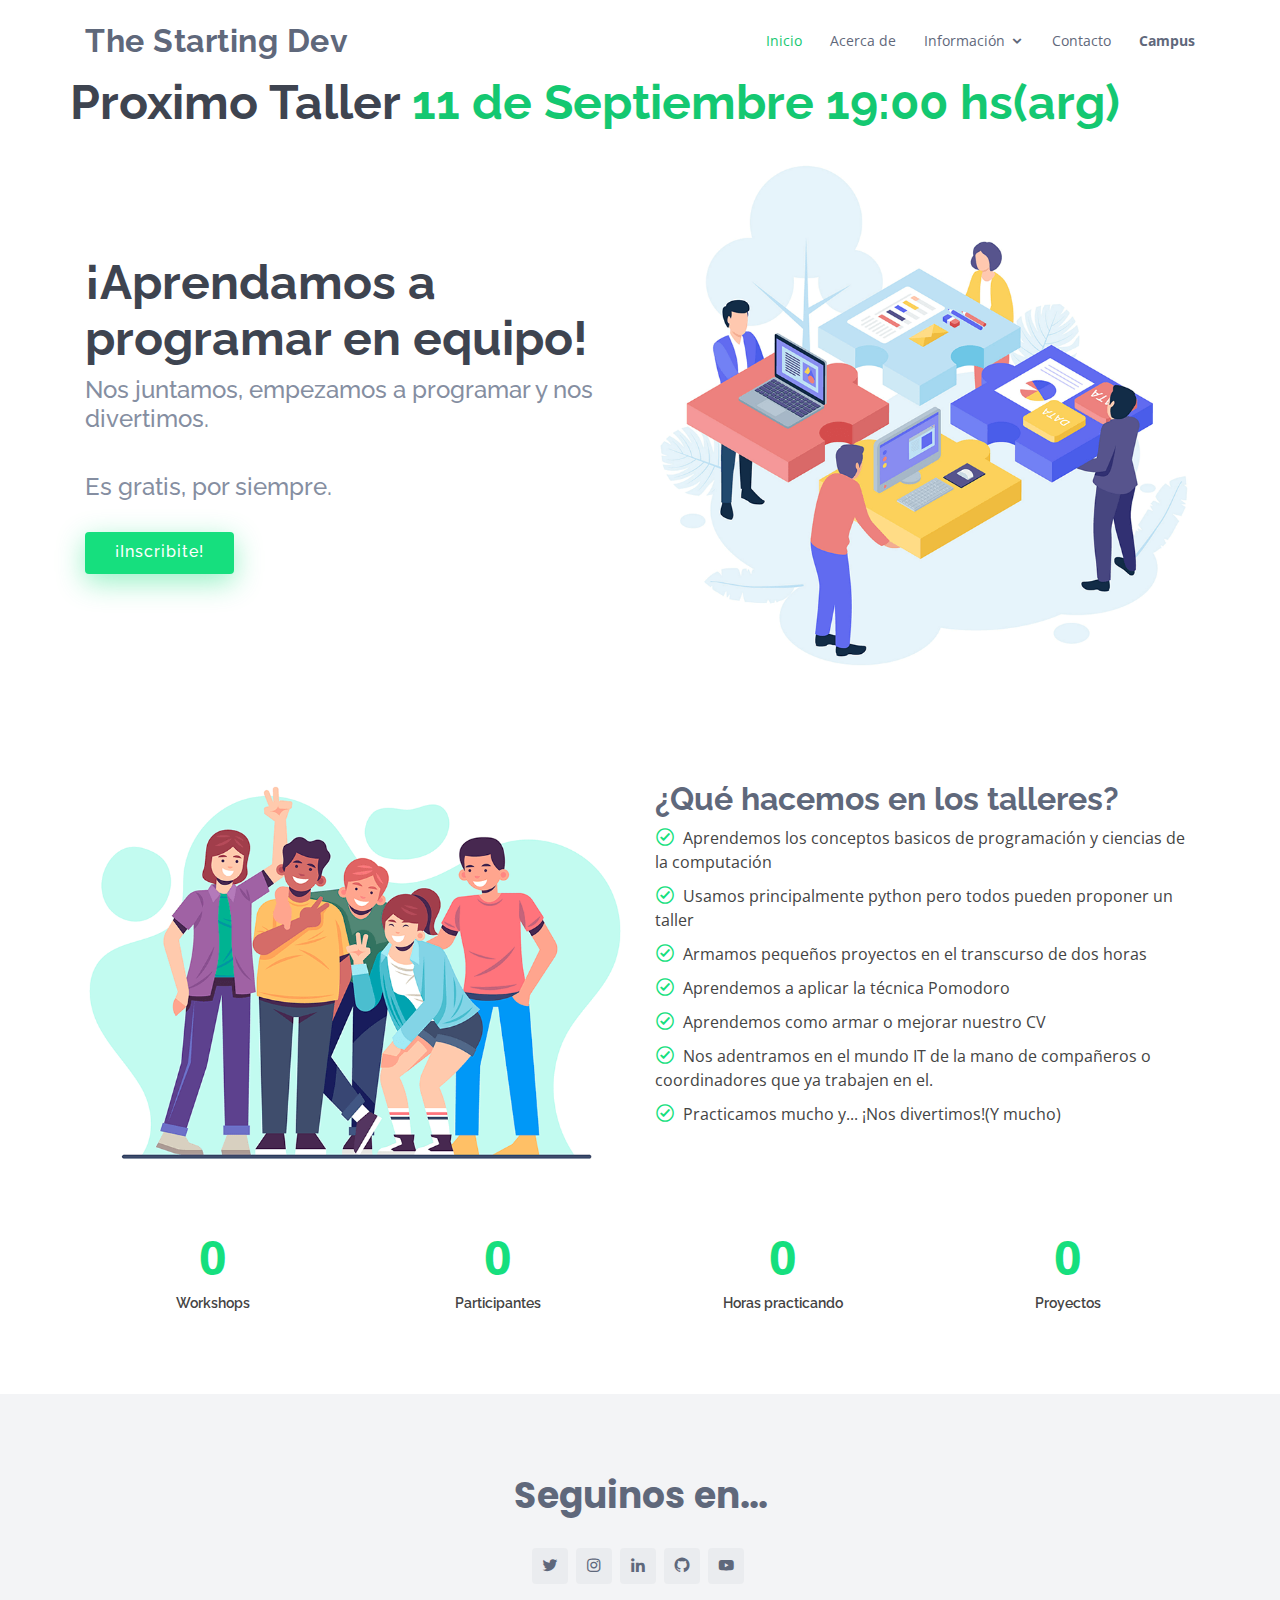
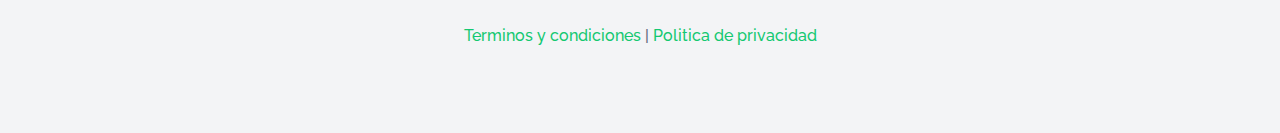
<file: index.html>
<!DOCTYPE html>
<html lang="en">
  <head>
    <meta charset="utf-8" />
    <meta content="width=device-width, initial-scale=1.0" name="viewport" />

    <title>The Starting Dev | Inicio</title>
    <meta content="" name="descriptison" />
    <meta content="" name="keywords" />

    <!-- Favicons -->
    <link href="assets/img/favicon.png" rel="icon" />
    <link href="assets/img/apple-touch-icon.png" rel="apple-touch-icon" />

    <!-- Google Fonts -->
    <link
      href="https://fonts.googleapis.com/css?family=Open+Sans:300,300i,400,400i,600,600i,700,700i|Raleway:300,300i,400,400i,500,500i,600,600i,700,700i|Poppins:300,300i,400,400i,500,500i,600,600i,700,700i"
      rel="stylesheet"
    />

    <!-- Vendor CSS Files -->
    <link
      href="assets/vendor/bootstrap/css/bootstrap.min.css"
      rel="stylesheet"
    />
    <link href="assets/vendor/icofont/icofont.min.css" rel="stylesheet" />
    <link href="assets/vendor/boxicons/css/boxicons.min.css" rel="stylesheet" />
    <link href="assets/vendor/venobox/venobox.css" rel="stylesheet" />
    <link
      href="assets/vendor/owl.carousel/assets/owl.carousel.min.css"
      rel="stylesheet"
    />

    <!-- Template Main CSS File -->
    <link href="assets/css/style.css" rel="stylesheet" />

  </head>

  <body>
    <!-- ======= Header ======= -->
    <header id="header" class="fixed-top">
      <div class="container d-flex align-items-center">
        <h1 class="logo mr-auto"><a href="index.html">The Starting Dev</a></h1>
        <!-- Uncomment below if you prefer to use an image logo -->
        <!-- <a href="index.html" class="logo mr-auto"><img src="assets/img/logo.png" alt="" class="img-fluid"></a>-->

        <nav class="nav-menu d-none d-lg-block">
          <ul>
            <li class="active"><a href="./index.html">Inicio</a></li>
            <li><a href="./acerca.html">Acerca de</a></li>
            <li class="drop-down">
              <a  href="#">Información</a>
              <ul>
                <li><a href="./consejos.html">Consejos Dev</a></li>
                <li><a href="./recursos.html">Recursos gratis</a></li>
                <li ><a href="./inscripcion.html">Inscripción</a></li>
                <li><a href="./voluntario.html">Ser Voluntario</a></li>
                <li><a href="./ideas.html">Aportar Ideas</a></li>
                <li><a href="./conducta.html">Codigo de Conducta</a></li>
                <li><a href="./roadmap.html">Roadmap / Programa</a></li>
              </ul>
            </li>
            <li><a href="./contacto.html">Contacto</a></li>
            <li><a href="/campus/"><b>Campus</b></a></li>
          </ul>
        </nav>
      </div>
    </header>
    <!-- End Header -->

    <!-- ======= Hero Section ======= -->
    <section id="hero" class="d-flex align-items-center">
      <div class="container">
        <div class="row">
          <h1 class="nextws">Proximo Taller <span class="nextwsDate">11 de Septiembre 19:00 hs(arg)</span></h1>
          <div
            class="col-lg-6 pt-5 pt-lg-0 order-2 order-lg-1 d-flex flex-column justify-content-center"
          >
            <h1>¡Aprendamos a programar en equipo!</h1>
            <h2>
              Nos juntamos, empezamos a programar y nos divertimos.
            </h2>
            <h2>
              Es gratis, por siempre.
            </h2>
            <div class="d-flex">
              <a href="./inscripcion.html" class="btn-get-started scrollto">¡Inscribite!</a>
            </div>
          </div>
          <div class="col-lg-6 order-1 order-lg-2 hero-img">
            <img
              src="assets/img/hero-img.png"
              class="img-fluid animated"
              alt=""
            />
          </div>
        </div>
      </div>
    </section>
    <!-- End Hero -->

    <main id="main">
      <!-- ======= About Section ======= -->
      <section id="about" class="about">
        <div class="container">
          <div class="row">
            <div class="col-lg-6">
              <img src="assets/img/about.png" class="img-fluid" alt="" />
            </div>
            <div class="col-lg-6 pt-4 pt-lg-0 content">
              <h3>
                ¿Qué hacemos en los talleres?
              </h3>
              <ul>
                <li>
                  <i class="icofont-check-circled"></i> Aprendemos los conceptos basicos de programación y ciencias de la computación
                </li>
                <li>
                  <i class="icofont-check-circled"></i> Usamos principalmente python pero todos pueden proponer un taller
                </li>
                <li>
                  <i class="icofont-check-circled"></i> Armamos pequeños proyectos en el transcurso de dos horas
                </li>
                <li>
                  <i class="icofont-check-circled"></i> Aprendemos a aplicar la técnica Pomodoro
                </li>
                <li>
                  <i class="icofont-check-circled"></i> Aprendemos como armar o mejorar nuestro CV
                </li>
                <li>
                  <i class="icofont-check-circled"></i> Nos adentramos en el mundo IT de la mano de compañeros o coordinadores que ya trabajen en el.
                </li>
                <li>
                  <i class="icofont-check-circled"></i> Practicamos mucho y... ¡Nos divertimos!(Y mucho)
                </li>
              </ul>
            </div>
          </div>
        </div>
      </section>
      <!-- End About Section -->

      <!-- ======= Counts Section ======= -->
      <section id="counts" class="counts">
        <div class="container">
          <div class="row counters">
            <div class="col-lg-3 col-6 text-center">
              <span data-toggle="counter-up">0</span>
              <p>Workshops</p>
            </div>

            <div class="col-lg-3 col-6 text-center">
              <span data-toggle="counter-up">0</span>
              <p>Participantes</p>
            </div>

            <div class="col-lg-3 col-6 text-center">
              <span data-toggle="counter-up">0</span>
              <p>Horas practicando</p>
            </div>

            <div class="col-lg-3 col-6 text-center">
              <span data-toggle="counter-up">0</span>
              <p>Proyectos</p>
            </div>
          </div>
        </div>
      </section>
      <!-- End Counts Section -->


    </main>
    <!-- End #main -->

<!-- ======= Footer ======= -->
<footer id="footer">
  <div class="footer-top">
    <div class="container">
      <div class="row justify-content-center">
        <div class="col-lg-6">
          <h3>Seguinos en...</h3>
        </div>
      </div>

      <div class="social-links">
        <a href="https://twitter.com/thestartingdev" target="_blank" class="twitter"><i class="bx bxl-twitter"></i></a>
        <a href="https://www.instagram.com/thestartingdev/" target="_blank" class="instagram"><i class="bx bxl-instagram"></i></a>
        <a href="https://www.linkedin.com/company/the-starting-dev" target="_blank" class="linkedin"><i class="bx bxl-linkedin"></i></a>
        <a href="https://github.com/thestartingdev" target="_blank" class="github"><i class="bx bxl-github"></i></a>
        <a href="https://www.youtube.com/channel/UC09pnxn0b-dVNS0rWotnWQQ" target="_blank" class="youtube"><i class="bx bxl-youtube"></i></a>
      </div>
      <br>
      <br>
      <h6><a href="./terminosCondiciones.html">Terminos y condiciones</a> | <a href="./politicaPrivacidad.html"> Politica de privacidad</a></h6>
    </div>
  </div>
</footer>
<!-- End Footer -->

    <a href="#" class="back-to-top"><i class="icofont-simple-up"></i></a>

    <!-- Vendor JS Files -->
    <script src="assets/vendor/jquery/jquery.min.js"></script>
    <script src="assets/vendor/bootstrap/js/bootstrap.bundle.min.js"></script>
    <script src="assets/vendor/jquery.easing/jquery.easing.min.js"></script>
    <script src="assets/vendor/php-email-form/validate.js"></script>
    <script src="assets/vendor/waypoints/jquery.waypoints.min.js"></script>
    <script src="assets/vendor/counterup/counterup.min.js"></script>
    <script src="assets/vendor/isotope-layout/isotope.pkgd.min.js"></script>
    <script src="assets/vendor/venobox/venobox.min.js"></script>
    <script src="assets/vendor/owl.carousel/owl.carousel.min.js"></script>

    <!-- Template Main JS File -->
    <script src="assets/js/main.js"></script>
  </body>
</html>
</file>
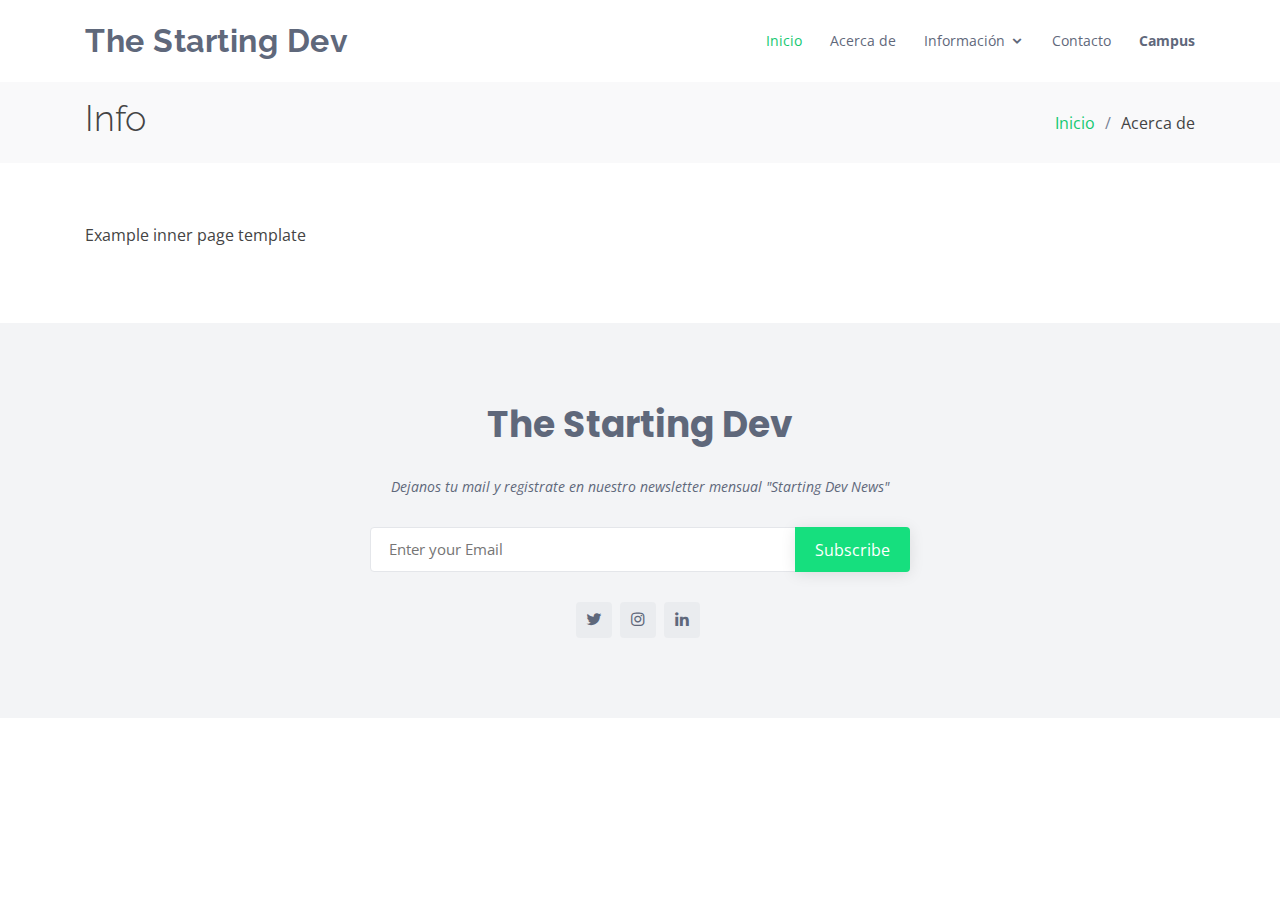
<file: about.html>
<!DOCTYPE html>
<html lang="en">

<head>
  <meta charset="utf-8">
  <meta content="width=device-width, initial-scale=1.0" name="viewport">

  <title>The Startind Dev | Acerca de...</title>
  <meta content="" name="descriptison">
  <meta content="" name="keywords">

  <!-- Favicons -->
  <link href="assets/img/favicon.png" rel="icon">
  <link href="assets/img/apple-touch-icon.png" rel="apple-touch-icon">

  <!-- Google Fonts -->
  <link href="https://fonts.googleapis.com/css?family=Open+Sans:300,300i,400,400i,600,600i,700,700i|Raleway:300,300i,400,400i,500,500i,600,600i,700,700i|Poppins:300,300i,400,400i,500,500i,600,600i,700,700i" rel="stylesheet">

  <!-- Vendor CSS Files -->
  <link href="assets/vendor/bootstrap/css/bootstrap.min.css" rel="stylesheet">
  <link href="assets/vendor/icofont/icofont.min.css" rel="stylesheet">
  <link href="assets/vendor/boxicons/css/boxicons.min.css" rel="stylesheet">
  <link href="assets/vendor/venobox/venobox.css" rel="stylesheet">
  <link href="assets/vendor/owl.carousel/assets/owl.carousel.min.css" rel="stylesheet">

  <!-- Template Main CSS File -->
  <link href="assets/css/style.css" rel="stylesheet">

  <!-- =======================================================
  * Template Name: eNno - v2.1.0
  * Template URL: https://bootstrapmade.com/enno-free-simple-bootstrap-template/
  * Author: BootstrapMade.com
  * License: https://bootstrapmade.com/license/
  ======================================================== -->
</head>

<body>

  <!-- ======= Header ======= -->
  <header id="header" class="fixed-top">
    <div class="container d-flex align-items-center">
      <h1 class="logo mr-auto"><a href="index.html">The Starting Dev</a></h1>
      <!-- Uncomment below if you prefer to use an image logo -->
      <!-- <a href="index.html" class="logo mr-auto"><img src="assets/img/logo.png" alt="" class="img-fluid"></a>-->

      <nav class="nav-menu d-none d-lg-block">
        <ul>
          <li class="active"><a href="index.html">Inicio</a></li>
          <li><a href="./info.html">Acerca de</a></li>
          <li class="drop-down">
            <a href="#">Información</a>
            <ul>
              <li><a href="#">Consejos Dev</a></li>
              <li><a href="#">Recursos gratis</a></li>
              <li><a href="#">Ser Voluntario</a></li>
              <li><a href="#">Codigo de Conducta</a></li>
              <li><a href="#">Roadmap / Programa</a></li>
            </ul>
          </li>
          <li><a href="#contact">Contacto</a></li>
          <li><a href="#about"><b>Campus</b></a></li>
        </ul>
      </nav>
    </div>
  </header>
  <!-- End Header -->

  <main id="main">

    <!-- ======= Breadcrumbs ======= -->
    <section class="breadcrumbs">
      <div class="container">

        <div class="d-flex justify-content-between align-items-center">
          <h2>Info</h2>
          <ol>
            <li><a href="index.html">Inicio</a></li>
            <li>Acerca de</li>
          </ol>
        </div>

      </div>
    </section><!-- End Breadcrumbs -->

    <section class="inner-page">
      <div class="container">
        <p>
          Example inner page template
        </p>
      </div>
    </section>

  </main><!-- End #main -->

<!-- ======= Footer ======= -->
<footer id="footer">
    <div class="footer-top">
      <div class="container">
        <div class="row justify-content-center">
          <div class="col-lg-6">
            <h3>The Starting Dev</h3>
            <p>
              Dejanos tu mail y registrate en nuestro newsletter mensual "Starting Dev News"
            </p>
          </div>
        </div>

        <div class="row footer-newsletter justify-content-center">
          <div class="col-lg-6">
            <form action="" method="post">
              <input
                type="email"
                name="email"
                placeholder="Enter your Email"
              /><input type="submit" value="Subscribe" />
            </form>
          </div>
        </div>

        <div class="social-links">
          <a href="#" class="twitter"><i class="bx bxl-twitter"></i></a>
          <a href="#" class="instagram"><i class="bx bxl-instagram"></i></a>
          <a href="#" class="linkedin"><i class="bx bxl-linkedin"></i></a>
        </div>
      </div>
    </div>
  </footer>
  <!-- End Footer -->

  <a href="#" class="back-to-top"><i class="icofont-simple-up"></i></a>

  <!-- Vendor JS Files -->
  <script src="assets/vendor/jquery/jquery.min.js"></script>
  <script src="assets/vendor/bootstrap/js/bootstrap.bundle.min.js"></script>
  <script src="assets/vendor/jquery.easing/jquery.easing.min.js"></script>
  <script src="assets/vendor/php-email-form/validate.js"></script>
  <script src="assets/vendor/waypoints/jquery.waypoints.min.js"></script>
  <script src="assets/vendor/counterup/counterup.min.js"></script>
  <script src="assets/vendor/isotope-layout/isotope.pkgd.min.js"></script>
  <script src="assets/vendor/venobox/venobox.min.js"></script>
  <script src="assets/vendor/owl.carousel/owl.carousel.min.js"></script>

  <!-- Template Main JS File -->
  <script src="assets/js/main.js"></script>

</body>

</html>
</file>
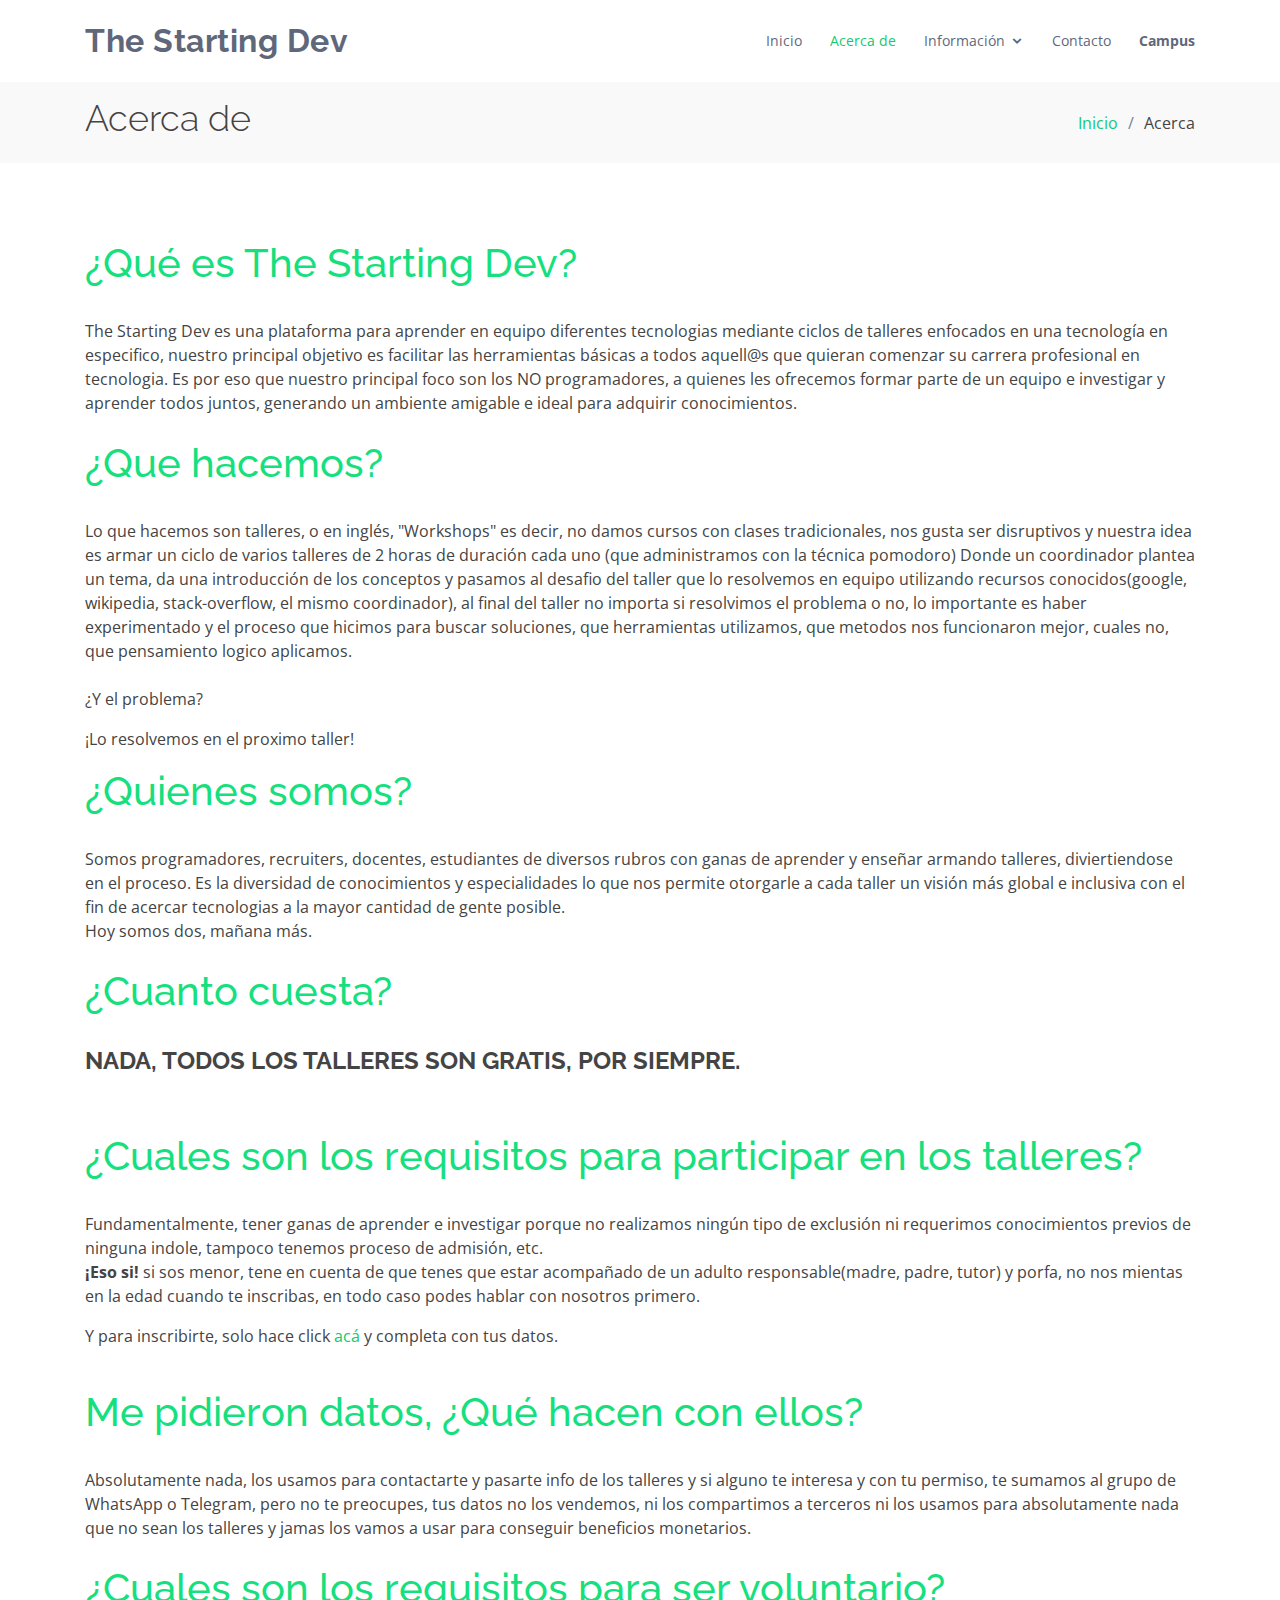
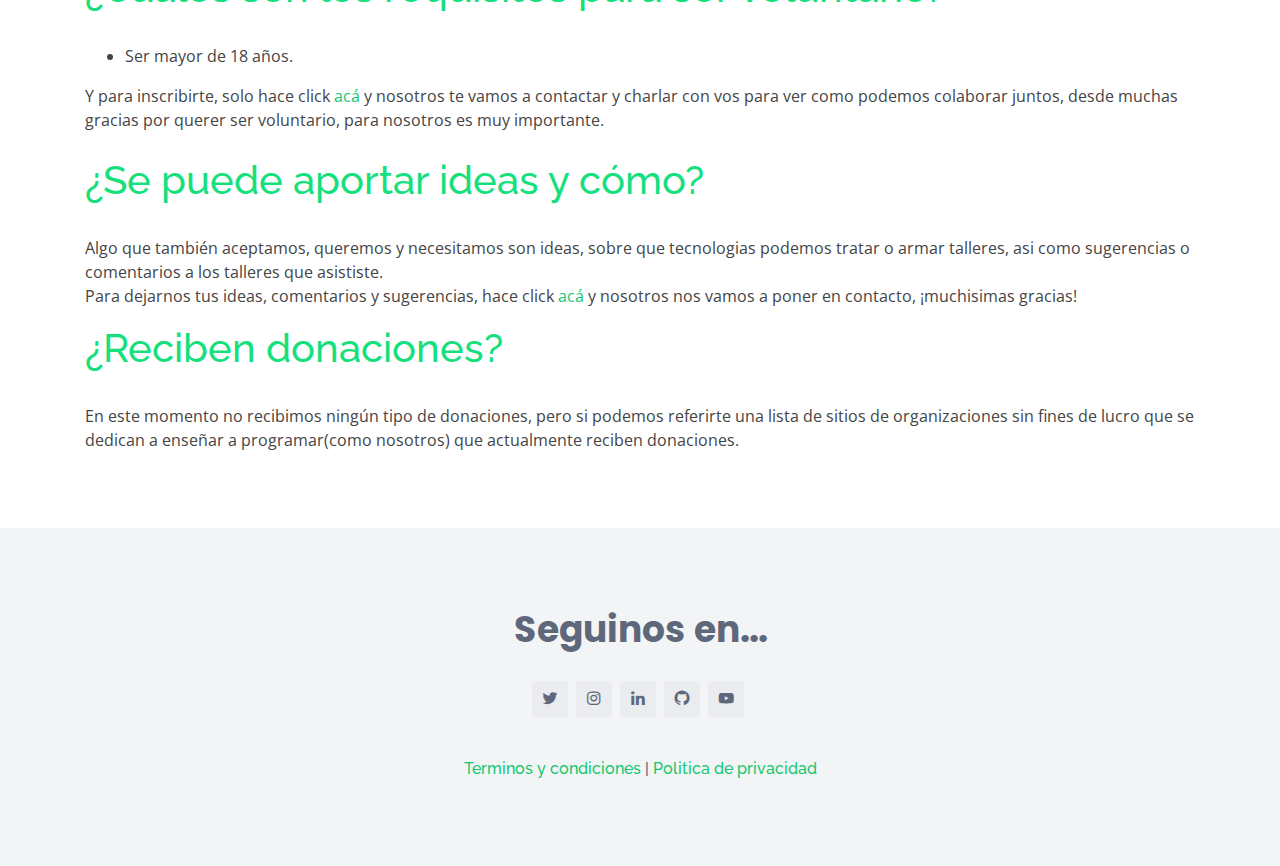
<file: acerca.html>
<!DOCTYPE html>
<html lang="en">

<head>
  <meta charset="utf-8">
  <meta content="width=device-width, initial-scale=1.0" name="viewport">

  <title>The Starting Dev | Acerca de...</title>
  <meta content="" name="descriptison">
  <meta content="" name="keywords">

  <!-- Favicons -->
  <link href="assets/img/favicon.png" rel="icon">
  <link href="assets/img/apple-touch-icon.png" rel="apple-touch-icon">

  <!-- Google Fonts -->
  <link href="https://fonts.googleapis.com/css?family=Open+Sans:300,300i,400,400i,600,600i,700,700i|Raleway:300,300i,400,400i,500,500i,600,600i,700,700i|Poppins:300,300i,400,400i,500,500i,600,600i,700,700i" rel="stylesheet">

  <!-- Vendor CSS Files -->
  <link href="assets/vendor/bootstrap/css/bootstrap.min.css" rel="stylesheet">
  <link href="assets/vendor/icofont/icofont.min.css" rel="stylesheet">
  <link href="assets/vendor/boxicons/css/boxicons.min.css" rel="stylesheet">
  <link href="assets/vendor/venobox/venobox.css" rel="stylesheet">
  <link href="assets/vendor/owl.carousel/assets/owl.carousel.min.css" rel="stylesheet">

  <!-- Template Main CSS File -->
  <link href="assets/css/style.css" rel="stylesheet">
</head>

<body>

  <!-- ======= Header ======= -->
  <header id="header" class="fixed-top">
    <div class="container d-flex align-items-center">
      <h1 class="logo mr-auto"><a href="index.html">The Starting Dev</a></h1>
      <!-- Uncomment below if you prefer to use an image logo -->
      <!-- <a href="index.html" class="logo mr-auto"><img src="assets/img/logo.png" alt="" class="img-fluid"></a>-->

      <nav class="nav-menu d-none d-lg-block">
        <ul>
          <li><a href="./index.html">Inicio</a></li>
          <li class="active"><a href="./acerca.html">Acerca de</a></li>
          <li class="drop-down">
            <a  href="#">Información</a>
            <ul>
              <li><a href="./consejos.html">Consejos Dev</a></li>
              <li><a href="./recursos.html">Recursos gratis</a></li>
              <li ><a href="./inscripcion.html">Inscripción</a></li>
              <li><a href="./voluntario.html">Ser Voluntario</a></li>
              <li><a href="./ideas.html">Aportar Ideas</a></li>
              <li><a href="./conducta.html">Codigo de Conducta</a></li>
              <li><a href="./roadmap.html">Roadmap / Programa</a></li>
            </ul>
          </li>
          <li><a href="./contacto.html">Contacto</a></li>
          <li><a href="/campus/"><b>Campus</b></a></li>
        </ul>
      </nav>
    </div>
  </header>
  <!-- End Header -->

  <main id="main">

    <!-- ======= Breadcrumbs ======= -->
    <section class="breadcrumbs">
      <div class="container">

        <div class="d-flex justify-content-between align-items-center">
          <h2>Acerca de</h2>
          <ol>
            <li><a href="index.html">Inicio</a></li>
            <li>Acerca</li>
          </ol>
        </div>

      </div>
    </section><!-- End Breadcrumbs -->

    <section class="inner-page">
      <div class="container">
        <p>
          <h1 style="color: #16df7e;">¿Qué es The Starting Dev?</h1>
          <br>
          The Starting Dev es una plataforma para aprender en equipo diferentes tecnologias mediante ciclos de talleres enfocados en una tecnología en especifico, nuestro principal objetivo es facilitar las herramientas básicas a todos aquell@s que quieran comenzar su carrera profesional en tecnologia.
          Es por eso que nuestro principal foco son los NO programadores, a quienes les ofrecemos formar parte de un equipo e investigar y aprender todos juntos, generando un ambiente amigable e ideal para adquirir conocimientos.
          <br>
          <br>
          <h1 style="color: #16df7e;">¿Que hacemos?</h1>
          <br>
          Lo que hacemos son talleres, o en inglés, "Workshops" es decir, no damos cursos con clases tradicionales, nos gusta ser disruptivos y nuestra idea es armar un ciclo de varios talleres de 2 horas de duración cada uno (que administramos con la técnica pomodoro)
          Donde un coordinador plantea un tema, da una introducción de los conceptos y pasamos al desafio del taller que lo resolvemos en equipo utilizando recursos conocidos(google, wikipedia, stack-overflow, el mismo coordinador), al final del taller
          no importa si resolvimos el problema o no, lo importante es haber experimentado y el proceso que hicimos para buscar soluciones, que herramientas utilizamos, que metodos nos funcionaron mejor, cuales no, que pensamiento logico aplicamos.
          <br>
          <br>
          <p>
            ¿Y el problema?
          </p>
          <p>
            ¡Lo resolvemos en el proximo taller!
          </p>
          <h1 style="color: #16df7e;">¿Quienes somos?</h1>
          <br>
          Somos programadores, recruiters, docentes, estudiantes de diversos rubros con ganas de aprender y enseñar armando talleres, diviertiendose en el proceso.
          Es la diversidad de conocimientos y especialidades lo que nos permite otorgarle a cada taller un visión más global e inclusiva con el fin de acercar tecnologias a la mayor cantidad de gente posible.
          <br>
          Hoy somos dos, mañana más.
          <br>
          <br>
          <h1 style="color: #16df7e;">¿Cuanto cuesta?</h1>
          <br>
            <h4>
              <b>NADA, TODOS LOS TALLERES SON GRATIS, POR SIEMPRE.</b>
            </h4>
          <br>
          <br>
          <h1 style="color: #16df7e;">¿Cuales son los requisitos para participar en los talleres?</h1>
          <br>
            Fundamentalmente, tener ganas de aprender e investigar porque no realizamos ningún tipo de exclusión ni requerimos conocimientos previos de ninguna indole, tampoco tenemos proceso de admisión, etc.
           <p>
            <b>¡Eso si!</b> si sos menor, tene en cuenta de que tenes que estar acompañado de un adulto responsable(madre, padre, tutor) y porfa, no nos mientas en la edad cuando te inscribas, en todo caso podes hablar con nosotros primero.
          </p>
          <p>
            Y para inscribirte, solo hace click <a href="./inscripcion.html">acá</a> y completa con tus datos.
          </p>
          <br>
          <h1 style="color: #16df7e;">Me pidieron datos, ¿Qué hacen con ellos?</h1>
          <br>
          Absolutamente nada, los usamos para contactarte y pasarte info de los talleres y si alguno te interesa y con tu permiso, te sumamos al grupo de WhatsApp o Telegram, pero no te preocupes, tus datos no los vendemos, ni los compartimos a terceros ni los usamos para absolutamente nada que no sean los talleres y jamas los vamos a usar para conseguir beneficios monetarios.
          <br>
          <br>
          <h1 style="color: #16df7e;">¿Cuales son los requisitos para ser voluntario?</h1>
          <br>
          <ul>
            <li>Ser mayor de 18 años.</li>
          </ul>
          Y para inscribirte, solo hace click <a href="./voluntario.html">acá</a> y nosotros te vamos a contactar y charlar con vos para ver como podemos colaborar juntos, desde muchas gracias por querer ser voluntario, para nosotros es muy importante.
          <br>
          <br>
          <h1 style="color: #16df7e;">¿Se puede aportar ideas y cómo?</h1>
          <br>
          Algo que también aceptamos, queremos y necesitamos son ideas, sobre que tecnologias podemos tratar o armar talleres, asi como sugerencias o comentarios a los talleres que asististe.
          <p>
            Para dejarnos tus ideas, comentarios y sugerencias, hace click <a href="./ideas.html">acá</a> y nosotros nos vamos a poner en contacto, ¡muchisimas gracias!
          </p>
          <h1 style="color: #16df7e;">¿Reciben donaciones?</h1>
          <br>
          En este momento no recibimos ningún tipo de donaciones, pero si podemos referirte una lista de sitios de organizaciones sin fines de lucro que se dedican a enseñar a programar(como nosotros) que actualmente reciben donaciones.
        </p>
      </div>
    </section>

  </main><!-- End #main -->

<!-- ======= Footer ======= -->
<footer id="footer">
  <div class="footer-top">
    <div class="container">
      <div class="row justify-content-center">
        <div class="col-lg-6">
          <h3>Seguinos en...</h3>
        </div>
      </div>

      <div class="social-links">
        <a href="https://twitter.com/thestartingdev" target="_blank" class="twitter"><i class="bx bxl-twitter"></i></a>
        <a href="https://www.instagram.com/thestartingdev/" target="_blank" class="instagram"><i class="bx bxl-instagram"></i></a>
        <a href="https://www.linkedin.com/company/the-starting-dev" target="_blank" class="linkedin"><i class="bx bxl-linkedin"></i></a>
        <a href="https://github.com/thestartingdev" target="_blank" class="github"><i class="bx bxl-github"></i></a>
        <a href="https://www.youtube.com/channel/UC09pnxn0b-dVNS0rWotnWQQ" target="_blank" class="youtube"><i class="bx bxl-youtube"></i></a>
      </div>
      <br>
      <br>
      <h6><a href="./terminosCondiciones.html">Terminos y condiciones</a> | <a href="./politicaPrivacidad.html"> Politica de privacidad</a></h6>
    </div>
  </div>
</footer>
<!-- End Footer -->

  <a href="#" class="back-to-top"><i class="icofont-simple-up"></i></a>

  <!-- Vendor JS Files -->
  <script src="assets/vendor/jquery/jquery.min.js"></script>
  <script src="assets/vendor/bootstrap/js/bootstrap.bundle.min.js"></script>
  <script src="assets/vendor/jquery.easing/jquery.easing.min.js"></script>
  <script src="assets/vendor/php-email-form/validate.js"></script>
  <script src="assets/vendor/waypoints/jquery.waypoints.min.js"></script>
  <script src="assets/vendor/counterup/counterup.min.js"></script>
  <script src="assets/vendor/isotope-layout/isotope.pkgd.min.js"></script>
  <script src="assets/vendor/venobox/venobox.min.js"></script>
  <script src="assets/vendor/owl.carousel/owl.carousel.min.js"></script>

  <!-- Template Main JS File -->
  <script src="assets/js/main.js"></script>

</body>

</html>
</file>
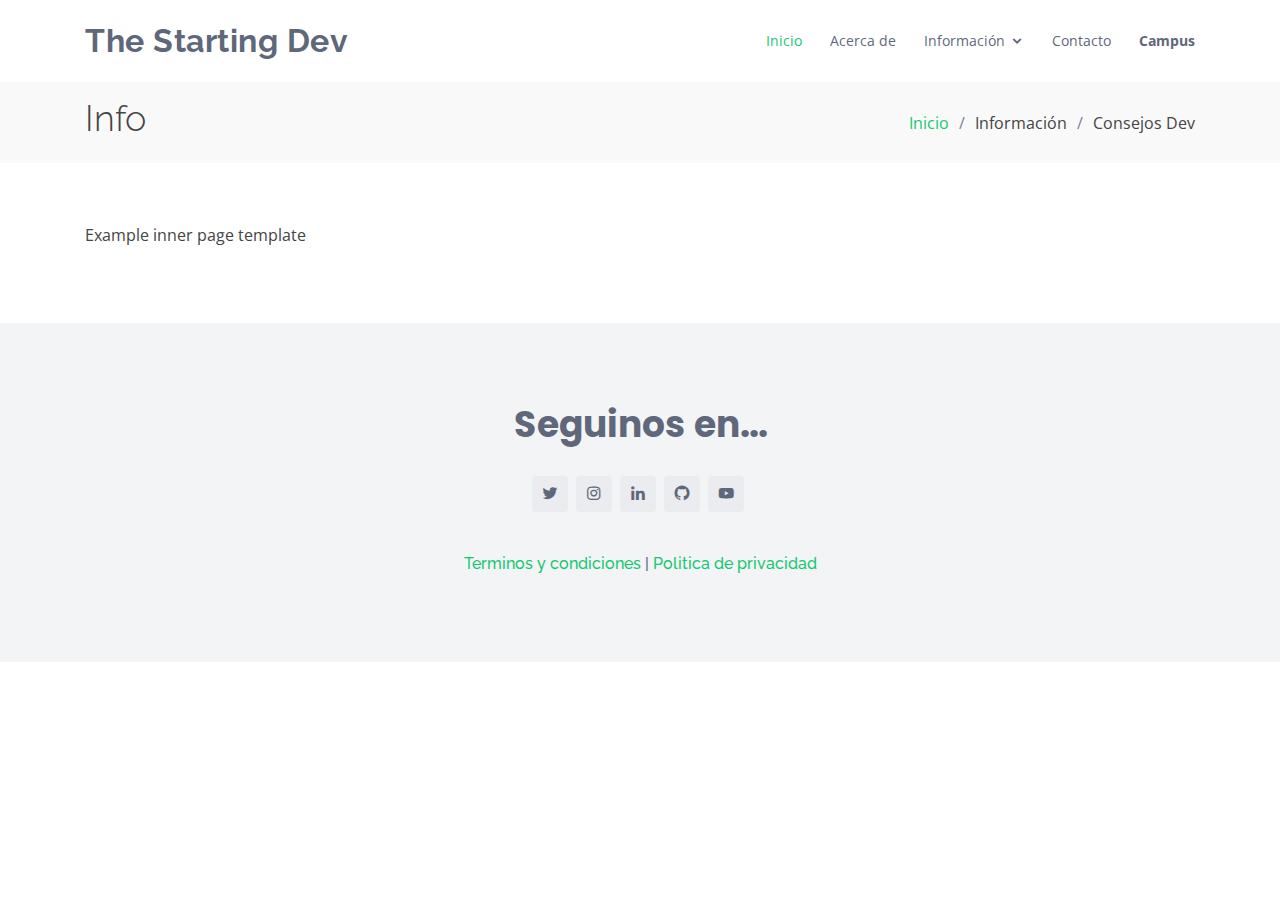
<file: consejos.html>
<!DOCTYPE html>
<html lang="en">

<head>
  <meta charset="utf-8">
  <meta content="width=device-width, initial-scale=1.0" name="viewport">

  <title>The Starting Dev | Consejos</title>
  <meta content="" name="descriptison">
  <meta content="" name="keywords">

  <!-- Favicons -->
  <link href="assets/img/favicon.png" rel="icon">
  <link href="assets/img/apple-touch-icon.png" rel="apple-touch-icon">

  <!-- Google Fonts -->
  <link href="https://fonts.googleapis.com/css?family=Open+Sans:300,300i,400,400i,600,600i,700,700i|Raleway:300,300i,400,400i,500,500i,600,600i,700,700i|Poppins:300,300i,400,400i,500,500i,600,600i,700,700i" rel="stylesheet">

  <!-- Vendor CSS Files -->
  <link href="assets/vendor/bootstrap/css/bootstrap.min.css" rel="stylesheet">
  <link href="assets/vendor/icofont/icofont.min.css" rel="stylesheet">
  <link href="assets/vendor/boxicons/css/boxicons.min.css" rel="stylesheet">
  <link href="assets/vendor/venobox/venobox.css" rel="stylesheet">
  <link href="assets/vendor/owl.carousel/assets/owl.carousel.min.css" rel="stylesheet">

  <!-- Template Main CSS File -->
  <link href="assets/css/style.css" rel="stylesheet">

</head>

<body>

  <!-- ======= Header ======= -->
  <header id="header" class="fixed-top">
    <div class="container d-flex align-items-center">
      <h1 class="logo mr-auto"><a href="index.html">The Starting Dev</a></h1>
      <!-- Uncomment below if you prefer to use an image logo -->
      <!-- <a href="index.html" class="logo mr-auto"><img src="assets/img/logo.png" alt="" class="img-fluid"></a>-->

      <nav class="nav-menu d-none d-lg-block">
        <ul>
          <li class="active"><a href="./index.html">Inicio</a></li>
          <li><a href="./acerca.html">Acerca de</a></li>
          <li class="drop-down">
            <a  href="#">Información</a>
            <ul>
              <li><a href="./consejos.html">Consejos Dev</a></li>
              <li><a href="./recursos.html">Recursos gratis</a></li>
              <li ><a href="./inscripcion.html">Inscripción</a></li>
              <li><a href="./voluntario.html">Ser Voluntario</a></li>
              <li><a href="./ideas.html">Aportar Ideas</a></li>
              <li><a href="./conducta.html">Codigo de Conducta</a></li>
              <li><a href="./roadmap.html">Roadmap / Programa</a></li>
            </ul>
          </li>
          <li><a href="./contacto.html">Contacto</a></li>
          <li><a href="/campus/"><b>Campus</b></a></li>
        </ul>
      </nav>
    </div>
  </header>
  <!-- End Header -->

  <main id="main">

    <!-- ======= Breadcrumbs ======= -->
    <section class="breadcrumbs">
      <div class="container">

        <div class="d-flex justify-content-between align-items-center">
          <h2>Info</h2>
          <ol>
            <li><a href="index.html">Inicio</a></li>
            <li>Información</li>
            <li>Consejos Dev</li>
          </ol>
        </div>

      </div>
    </section><!-- End Breadcrumbs -->

    <section class="inner-page">
      <div class="container">
        <p>
          Example inner page template
        </p>
      </div>
    </section>

  </main><!-- End #main -->

<!-- ======= Footer ======= -->
<footer id="footer">
  <div class="footer-top">
    <div class="container">
      <div class="row justify-content-center">
        <div class="col-lg-6">
          <h3>Seguinos en...</h3>
        </div>
      </div>

      <div class="social-links">
        <a href="https://twitter.com/thestartingdev" target="_blank" class="twitter"><i class="bx bxl-twitter"></i></a>
        <a href="https://www.instagram.com/thestartingdev/" target="_blank" class="instagram"><i class="bx bxl-instagram"></i></a>
        <a href="https://www.linkedin.com/company/the-starting-dev" target="_blank" class="linkedin"><i class="bx bxl-linkedin"></i></a>
        <a href="https://github.com/thestartingdev" target="_blank" class="github"><i class="bx bxl-github"></i></a>
        <a href="https://www.youtube.com/channel/UC09pnxn0b-dVNS0rWotnWQQ" target="_blank" class="youtube"><i class="bx bxl-youtube"></i></a>
      </div>
      <br>
      <br>
      <h6><a href="./terminosCondiciones.html">Terminos y condiciones</a> | <a href="./politicaPrivacidad.html"> Politica de privacidad</a></h6>
    </div>
  </div>
</footer>
<!-- End Footer -->

  <a href="#" class="back-to-top"><i class="icofont-simple-up"></i></a>

  <!-- Vendor JS Files -->
  <script src="assets/vendor/jquery/jquery.min.js"></script>
  <script src="assets/vendor/bootstrap/js/bootstrap.bundle.min.js"></script>
  <script src="assets/vendor/jquery.easing/jquery.easing.min.js"></script>
  <script src="assets/vendor/php-email-form/validate.js"></script>
  <script src="assets/vendor/waypoints/jquery.waypoints.min.js"></script>
  <script src="assets/vendor/counterup/counterup.min.js"></script>
  <script src="assets/vendor/isotope-layout/isotope.pkgd.min.js"></script>
  <script src="assets/vendor/venobox/venobox.min.js"></script>
  <script src="assets/vendor/owl.carousel/owl.carousel.min.js"></script>

  <!-- Template Main JS File -->
  <script src="assets/js/main.js"></script>

</body>

</html>
</file>
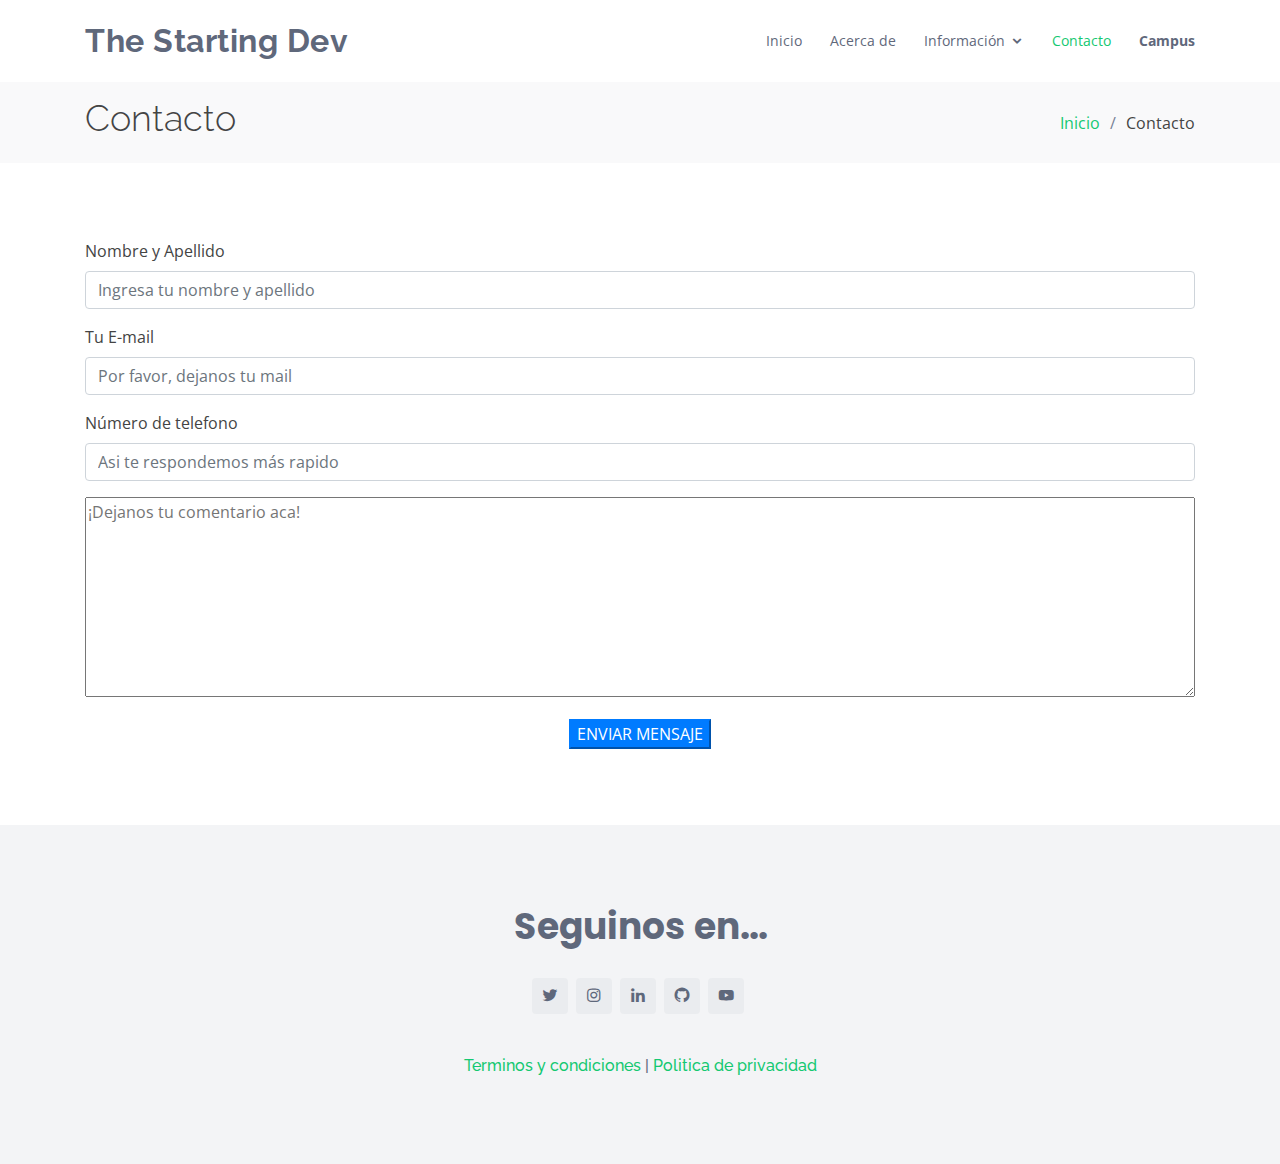
<file: contacto.html>
<!DOCTYPE html>
<html lang="en">

<head>
  <meta charset="utf-8">
  <meta content="width=device-width, initial-scale=1.0" name="viewport">

  <title>The Starting Dev | Contacto</title>
  <meta content="" name="descriptison">
  <meta content="" name="keywords">

  <!-- Favicons -->
  <link href="assets/img/favicon.png" rel="icon">
  <link href="assets/img/apple-touch-icon.png" rel="apple-touch-icon">

  <!-- Google Fonts -->
  <link href="https://fonts.googleapis.com/css?family=Open+Sans:300,300i,400,400i,600,600i,700,700i|Raleway:300,300i,400,400i,500,500i,600,600i,700,700i|Poppins:300,300i,400,400i,500,500i,600,600i,700,700i" rel="stylesheet">

  <!-- Vendor CSS Files -->
  <link href="assets/vendor/bootstrap/css/bootstrap.min.css" rel="stylesheet">
  <link href="assets/vendor/icofont/icofont.min.css" rel="stylesheet">
  <link href="assets/vendor/boxicons/css/boxicons.min.css" rel="stylesheet">
  <link href="assets/vendor/venobox/venobox.css" rel="stylesheet">
  <link href="assets/vendor/owl.carousel/assets/owl.carousel.min.css" rel="stylesheet">

  <!-- Template Main CSS File -->
  <link href="assets/css/style.css" rel="stylesheet">

</head>

<body>

  <!-- ======= Header ======= -->
  <header id="header" class="fixed-top">
    <div class="container d-flex align-items-center">
      <h1 class="logo mr-auto"><a href="index.html">The Starting Dev</a></h1>
      <!-- Uncomment below if you prefer to use an image logo -->
      <!-- <a href="index.html" class="logo mr-auto"><img src="assets/img/logo.png" alt="" class="img-fluid"></a>-->

      <nav class="nav-menu d-none d-lg-block">
        <ul>
          <li><a href="./index.html">Inicio</a></li>
          <li><a href="./acerca.html">Acerca de</a></li>
          <li class="drop-down">
            <a  href="#">Información</a>
            <ul>
              <li><a href="./consejos.html">Consejos Dev</a></li>
              <li><a href="./recursos.html">Recursos gratis</a></li>
              <li ><a href="./inscripcion.html">Inscripción</a></li>
              <li><a href="./voluntario.html">Ser Voluntario</a></li>
              <li><a href="./ideas.html">Aportar Ideas</a></li>
              <li><a href="./conducta.html">Codigo de Conducta</a></li>
              <li><a href="./roadmap.html">Roadmap / Programa</a></li>
            </ul>
          </li>
          <li class="active"><a href="./contacto.html">Contacto</a></li>
          <li><a href="/campus/"><b>Campus</b></a></li>
        </ul>
      </nav>
    </div>
  </header>
  <!-- End Header -->

  <main id="main">

    <!-- ======= Breadcrumbs ======= -->
    <section class="breadcrumbs">
      <div class="container">

        <div class="d-flex justify-content-between align-items-center">
          <h2>Contacto</h2>
          <ol>
            <li><a href="index.html">Inicio</a></li>
            <li>Contacto</li>
          </ol>
        </div>

      </div>
    </section><!-- End Breadcrumbs -->

    <section class="inner-page">
      <div class="container">
        <p>
            <form class="form-group" action="./forms/contact_form.php" method="post" id="aportar_idea">
                <p>
                  <label for="nombreApellido">Nombre y Apellido</label>
                  <input
                    type="text"
                    class="form-control"
                    placeholder="Ingresa tu nombre y apellido"
                    name="nombreApellido"
                    id="nombreApellido"
                    required
                  />
                </p>
                <p>
                  <label for="email">Tu E-mail</label>
                  <input
                    type="text"
                    class="form-control"
                    placeholder="Por favor, dejanos tu mail"
                    name="email"
                    id="email"
                    required
                  />
                </p>
                <p>
                  <label for="telefono">Número de telefono</label>
                  <input
                    type="text"
                    class="form-control maskCash"
                    placeholder="Asi te respondemos más rapido"
                    name="telefono"
                    id="telefono"
                    required
                  />
                </p>
                <p>
                    <textarea id="mensaje" name="mensaje" placeholder="¡Dejanos tu comentario aca!" style="width: 100%; height: 200px;" required></textarea>
                  </p>
                <center>
                  <input
                    type="submit"
                    class="btn-primary btn-large"
                    value="ENVIAR MENSAJE"
                   />
                </center>
              </form>
        </p>
      </div>
    </section>

  </main><!-- End #main -->

<!-- ======= Footer ======= -->
<footer id="footer">
  <div class="footer-top">
    <div class="container">
      <div class="row justify-content-center">
        <div class="col-lg-6">
          <h3>Seguinos en...</h3>
        </div>
      </div>

      <div class="social-links">
        <a href="https://twitter.com/thestartingdev" target="_blank" class="twitter"><i class="bx bxl-twitter"></i></a>
        <a href="https://www.instagram.com/thestartingdev/" target="_blank" class="instagram"><i class="bx bxl-instagram"></i></a>
        <a href="https://www.linkedin.com/company/the-starting-dev" target="_blank" class="linkedin"><i class="bx bxl-linkedin"></i></a>
        <a href="https://github.com/thestartingdev" target="_blank" class="github"><i class="bx bxl-github"></i></a>
        <a href="https://www.youtube.com/channel/UC09pnxn0b-dVNS0rWotnWQQ" target="_blank" class="youtube"><i class="bx bxl-youtube"></i></a>
      </div>
      <br>
      <br>
      <h6><a href="./terminosCondiciones.html">Terminos y condiciones</a> | <a href="./politicaPrivacidad.html"> Politica de privacidad</a></h6>
    </div>
  </div>
</footer>
<!-- End Footer -->

  <a href="#" class="back-to-top"><i class="icofont-simple-up"></i></a>

  <!-- Vendor JS Files -->
  <script src="assets/vendor/jquery/jquery.min.js"></script>
  <script src="assets/vendor/bootstrap/js/bootstrap.bundle.min.js"></script>
  <script src="assets/vendor/jquery.easing/jquery.easing.min.js"></script>
  <script src="assets/vendor/php-email-form/validate.js"></script>
  <script src="assets/vendor/waypoints/jquery.waypoints.min.js"></script>
  <script src="assets/vendor/counterup/counterup.min.js"></script>
  <script src="assets/vendor/isotope-layout/isotope.pkgd.min.js"></script>
  <script src="assets/vendor/venobox/venobox.min.js"></script>
  <script src="assets/vendor/owl.carousel/owl.carousel.min.js"></script>

  <!-- Template Main JS File -->
  <script src="assets/js/main.js"></script>

</body>

</html>
</file>
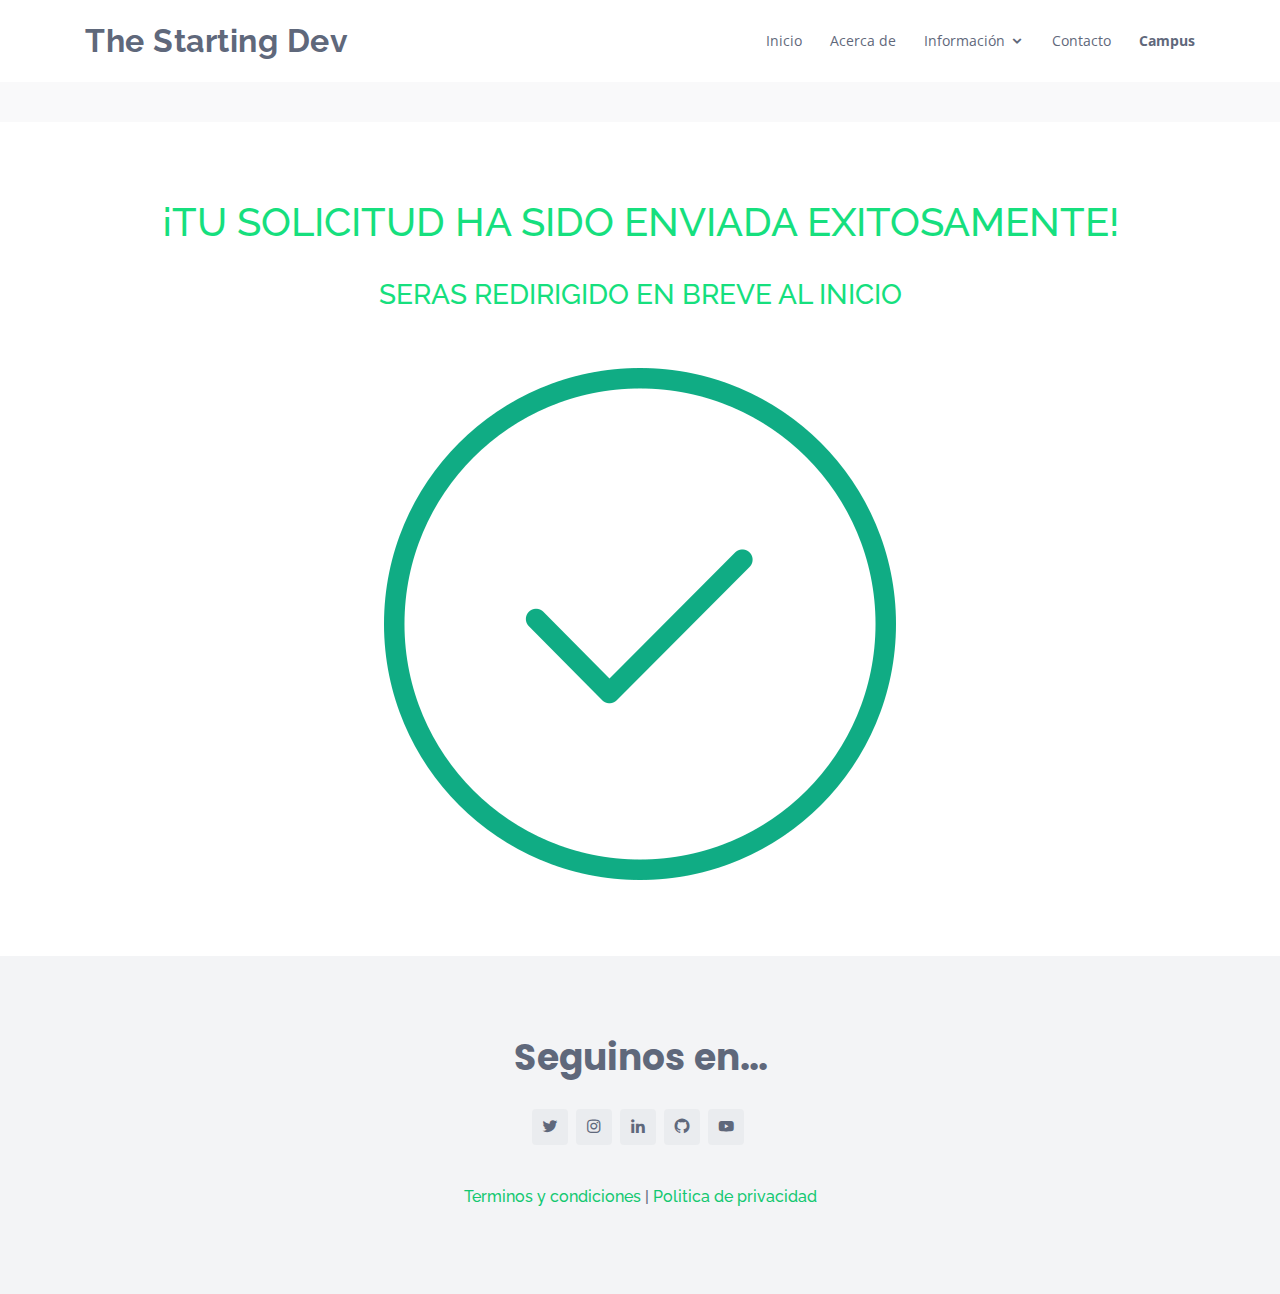
<file: exito.html>
<!DOCTYPE html>
<html lang="en">

<head>
  <meta charset="utf-8">
  <meta content="width=device-width, initial-scale=1.0" name="viewport">
  <meta http-equiv="refresh" content="5;URL=./index.html" />

  <title>The Starting Dev</title>
  <meta content="" name="descriptison">
  <meta content="" name="keywords">

  <!-- Favicons -->
  <link href="assets/img/favicon.png" rel="icon">
  <link href="assets/img/apple-touch-icon.png" rel="apple-touch-icon">

  <!-- Google Fonts -->
  <link href="https://fonts.googleapis.com/css?family=Open+Sans:300,300i,400,400i,600,600i,700,700i|Raleway:300,300i,400,400i,500,500i,600,600i,700,700i|Poppins:300,300i,400,400i,500,500i,600,600i,700,700i" rel="stylesheet">

  <!-- Vendor CSS Files -->
  <link href="assets/vendor/bootstrap/css/bootstrap.min.css" rel="stylesheet">
  <link href="assets/vendor/icofont/icofont.min.css" rel="stylesheet">
  <link href="assets/vendor/boxicons/css/boxicons.min.css" rel="stylesheet">
  <link href="assets/vendor/venobox/venobox.css" rel="stylesheet">
  <link href="assets/vendor/owl.carousel/assets/owl.carousel.min.css" rel="stylesheet">

  <!-- Template Main CSS File -->
  <link href="assets/css/style.css" rel="stylesheet">

</head>

<body>

  <!-- ======= Header ======= -->
  <header id="header" class="fixed-top">
    <div class="container d-flex align-items-center">
      <h1 class="logo mr-auto"><a href="index.html">The Starting Dev</a></h1>
      <!-- Uncomment below if you prefer to use an image logo -->
      <!-- <a href="index.html" class="logo mr-auto"><img src="assets/img/logo.png" alt="" class="img-fluid"></a>-->

      <nav class="nav-menu d-none d-lg-block">
        <ul>
          <li><a href="./index.html">Inicio</a></li>
          <li><a href="./acerca.html">Acerca de</a></li>
          <li class="drop-down">
            <a  href="#">Información</a>
            <ul>
              <li><a href="./consejos.html">Consejos Dev</a></li>
              <li><a href="./recursos.html">Recursos gratis</a></li>
              <li ><a href="./inscripcion.html">Inscripción</a></li>
              <li><a href="./voluntario.html">Ser Voluntario</a></li>
              <li><a href="./ideas.html">Aportar Ideas</a></li>
              <li><a href="./conducta.html">Codigo de Conducta</a></li>
              <li><a href="./roadmap.html">Roadmap / Programa</a></li>
            </ul>
          </li>
          <li><a href="./contacto.html">Contacto</a></li>
          <li><a href="/campus/"><b>Campus</b></a></li>
        </ul>
      </nav>
    </div>
  </header>
  <!-- End Header -->

  <main id="main">

    <!-- ======= Breadcrumbs ======= -->
    <section class="breadcrumbs">
      <div class="container">

      </div>
    </section><!-- End Breadcrumbs -->

    <section class="inner-page">
      <div class="container">
        <p>
          <center>
            <h1 style="color: #16df7e;">¡TU SOLICITUD HA SIDO ENVIADA EXITOSAMENTE!</h1>
            <br>
            <h3 style="color: #16df7e;">SERAS REDIRIGIDO EN BREVE AL INICIO</h3>
            <br>
            <br>
            <img src="./assets/img/checkForm.png" alt="Update your browser">
          </center>
          </p>
      </div>
    </section>

  </main><!-- End #main -->

<!-- ======= Footer ======= -->
<footer id="footer">
  <div class="footer-top">
    <div class="container">
      <div class="row justify-content-center">
        <div class="col-lg-6">
          <h3>Seguinos en...</h3>
        </div>
      </div>

      <div class="social-links">
        <a href="https://twitter.com/thestartingdev" target="_blank" class="twitter"><i class="bx bxl-twitter"></i></a>
        <a href="https://www.instagram.com/thestartingdev/" target="_blank" class="instagram"><i class="bx bxl-instagram"></i></a>
        <a href="https://www.linkedin.com/company/the-starting-dev" target="_blank" class="linkedin"><i class="bx bxl-linkedin"></i></a>
        <a href="https://github.com/thestartingdev" target="_blank" class="github"><i class="bx bxl-github"></i></a>
        <a href="https://www.youtube.com/channel/UC09pnxn0b-dVNS0rWotnWQQ" target="_blank" class="youtube"><i class="bx bxl-youtube"></i></a>
      </div>
      <br>
      <br>
      <h6><a href="./terminosCondiciones.html">Terminos y condiciones</a> | <a href="./politicaPrivacidad.html"> Politica de privacidad</a></h6>
    </div>
  </div>
</footer>
<!-- End Footer -->

  <a href="#" class="back-to-top"><i class="icofont-simple-up"></i></a>

  <!-- Vendor JS Files -->
  <script src="assets/vendor/jquery/jquery.min.js"></script>
  <script src="assets/vendor/bootstrap/js/bootstrap.bundle.min.js"></script>
  <script src="assets/vendor/jquery.easing/jquery.easing.min.js"></script>
  <script src="assets/vendor/php-email-form/validate.js"></script>
  <script src="assets/vendor/waypoints/jquery.waypoints.min.js"></script>
  <script src="assets/vendor/counterup/counterup.min.js"></script>
  <script src="assets/vendor/isotope-layout/isotope.pkgd.min.js"></script>
  <script src="assets/vendor/venobox/venobox.min.js"></script>
  <script src="assets/vendor/owl.carousel/owl.carousel.min.js"></script>

  <!-- Template Main JS File -->
  <script src="assets/js/main.js"></script>

</body>

</html>
</file>
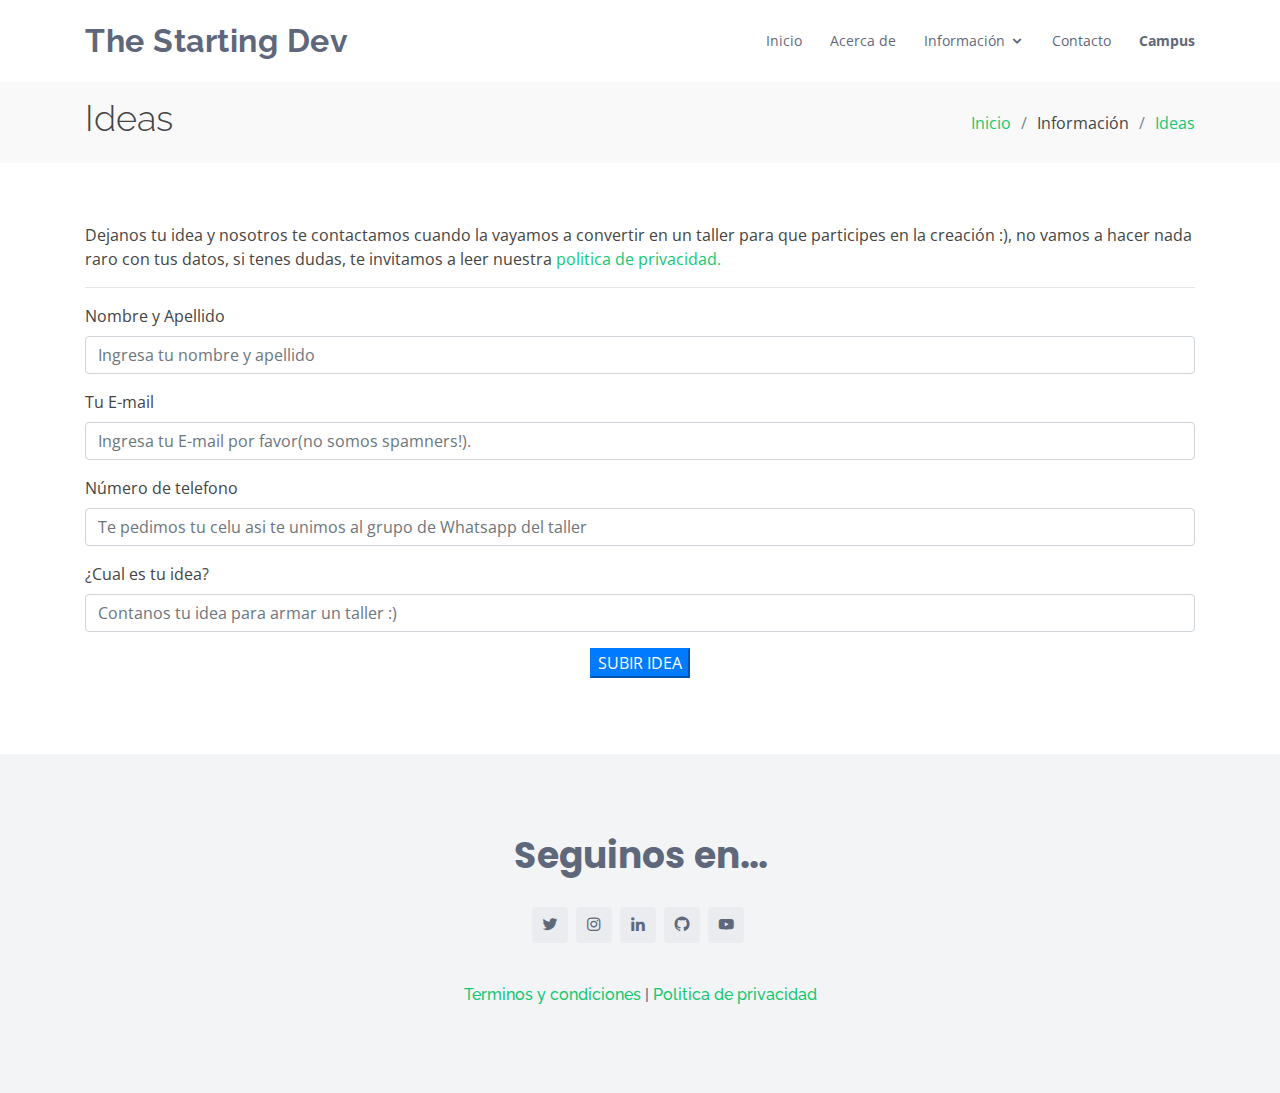
<file: ideas.html>
<!DOCTYPE html>
<html lang="en">

<head>
  <meta charset="utf-8">
  <meta content="width=device-width, initial-scale=1.0" name="viewport">

  <title>The Starting Dev | Ideas</title>
  <meta content="" name="descriptison">
  <meta content="" name="keywords">

  <!-- Favicons -->
  <link href="assets/img/favicon.png" rel="icon">
  <link href="assets/img/apple-touch-icon.png" rel="apple-touch-icon">

  <!-- Google Fonts -->
  <link href="https://fonts.googleapis.com/css?family=Open+Sans:300,300i,400,400i,600,600i,700,700i|Raleway:300,300i,400,400i,500,500i,600,600i,700,700i|Poppins:300,300i,400,400i,500,500i,600,600i,700,700i" rel="stylesheet">

  <!-- Vendor CSS Files -->
  <link href="assets/vendor/bootstrap/css/bootstrap.min.css" rel="stylesheet">
  <link href="assets/vendor/icofont/icofont.min.css" rel="stylesheet">
  <link href="assets/vendor/boxicons/css/boxicons.min.css" rel="stylesheet">
  <link href="assets/vendor/venobox/venobox.css" rel="stylesheet">
  <link href="assets/vendor/owl.carousel/assets/owl.carousel.min.css" rel="stylesheet">

  <!-- Template Main CSS File -->
  <link href="assets/css/style.css" rel="stylesheet">
</head>

<body>

  <!-- ======= Header ======= -->
  <header id="header" class="fixed-top">
    <div class="container d-flex align-items-center">
      <h1 class="logo mr-auto"><a href="index.html">The Starting Dev</a></h1>
      <!-- Uncomment below if you prefer to use an image logo -->
      <!-- <a href="index.html" class="logo mr-auto"><img src="assets/img/logo.png" alt="" class="img-fluid"></a>-->

      <nav class="nav-menu d-none d-lg-block">
        <ul>
          <li><a href="./index.html">Inicio</a></li>
          <li><a href="./acerca.html">Acerca de</a></li>
          <li class="drop-down">
            <a  href="#">Información</a>
            <ul>
              <li><a href="./consejos.html">Consejos Dev</a></li>
              <li><a href="./recursos.html">Recursos gratis</a></li>
              <li><a href="./inscripcion.html">Inscripción</a></li>
              <li><a href="./voluntario.html">Ser Voluntario</a></li>
              <li class="active"><a href="./ideas.html">Aportar Ideas</a></li>
              <li><a href="./conducta.html">Codigo de Conducta</a></li>
              <li><a href="./roadmap.html">Roadmap / Programa</a></li>
            </ul>
          </li>
          <li><a href="./contacto.html">Contacto</a></li>
          <li><a href="/campus/"><b>Campus</b></a></li>
        </ul>
      </nav>
    </div>
  </header>
  <!-- End Header -->

  <main id="main">

    <!-- ======= Breadcrumbs ======= -->
    <section class="breadcrumbs">
      <div class="container">

        <div class="d-flex justify-content-between align-items-center">
          <h2>Ideas</h2>
          <ol>
            <li><a href="index.html">Inicio</a></li>
            <li>Información</li>
            <li><a href="./inscripcion.html">Ideas</a></li>
          </ol>
        </div>

      </div>
    </section><!-- End Breadcrumbs -->

    <section class="inner-page">
      <div class="container">
        <p>
        Dejanos tu idea y nosotros te contactamos cuando la vayamos a convertir en un taller para que participes en la creación :), no vamos a hacer nada
        raro con tus datos, si tenes dudas, te invitamos a leer nuestra <a href="#">politica de privacidad.</a>
        <hr>

            <form class="form-group" action="./forms/ideas_form.php" method="post" id="aportar_idea">
                <p>
                  <label for="nombreApellido">Nombre y Apellido</label>
                  <input
                    type="text"
                    class="form-control"
                    placeholder="Ingresa tu nombre y apellido"
                    name="nombreApellido"
                    id="nombreApellido"
                    required
                  />
                </p>
                <p>
                  <label for="email">Tu E-mail</label>
                  <input
                    type="text"
                    class="form-control"
                    placeholder="Ingresa tu E-mail por favor(no somos spamners!)."
                    name="email"
                    id="email"
                    required
                  />
                </p>
                <p>
                  <label for="telefono">Número de telefono</label>
                  <input
                    type="text"
                    class="form-control maskCash"
                    placeholder="Te pedimos tu celu asi te unimos al grupo de Whatsapp del taller"
                    name="telefono"
                    id="telefono"
                    required
                  />
                </p>
                <p>
                    <label for="idea">¿Cual es tu idea?</label>
                    <input
                      type="text"
                      class="form-control"
                      placeholder="Contanos tu idea para armar un taller :)"
                      name="idea"
                      id="idea"
                    />
                  </p>
                <center>
                  <input
                    type="submit"
                    class="btn-primary btn-large"
                    value="SUBIR IDEA"
                   />
                </center>
              </form>
            </div>
          </div>


        </p>
      </div>
    </section>

  </main><!-- End #main -->

<!-- ======= Footer ======= -->
<footer id="footer">
    <div class="footer-top">
      <div class="container">
        <div class="row justify-content-center">
          <div class="col-lg-6">
            <h3>Seguinos en...</h3>
          </div>
        </div>

        <div class="social-links">
          <a href="https://twitter.com/thestartingdev" target="_blank" class="twitter"><i class="bx bxl-twitter"></i></a>
          <a href="https://www.instagram.com/thestartingdev/" target="_blank" class="instagram"><i class="bx bxl-instagram"></i></a>
          <a href="https://www.linkedin.com/company/the-starting-dev" target="_blank" class="linkedin"><i class="bx bxl-linkedin"></i></a>
          <a href="https://github.com/thestartingdev" target="_blank" class="github"><i class="bx bxl-github"></i></a>
          <a href="https://www.youtube.com/channel/UC09pnxn0b-dVNS0rWotnWQQ" target="_blank" class="youtube"><i class="bx bxl-youtube"></i></a>
        </div>
        <br>
        <br>
        <h6><a href="./terminosCondiciones.html">Terminos y condiciones</a> | <a href="./politicaPrivacidad.html"> Politica de privacidad</a></h6>
      </div>
    </div>
  </footer>
  <!-- End Footer -->

  <a href="#" class="back-to-top"><i class="icofont-simple-up"></i></a>

  <!-- Vendor JS Files -->
  <script src="assets/vendor/jquery/jquery.min.js"></script>
  <script src="assets/vendor/bootstrap/js/bootstrap.bundle.min.js"></script>
  <script src="assets/vendor/jquery.easing/jquery.easing.min.js"></script>
  <script src="assets/vendor/php-email-form/validate.js"></script>
  <script src="assets/vendor/waypoints/jquery.waypoints.min.js"></script>
  <script src="assets/vendor/counterup/counterup.min.js"></script>
  <script src="assets/vendor/isotope-layout/isotope.pkgd.min.js"></script>
  <script src="assets/vendor/venobox/venobox.min.js"></script>
  <script src="assets/vendor/owl.carousel/owl.carousel.min.js"></script>

  <!-- Template Main JS File -->
  <script src="assets/js/main.js"></script>

</body>

</html>
</file>
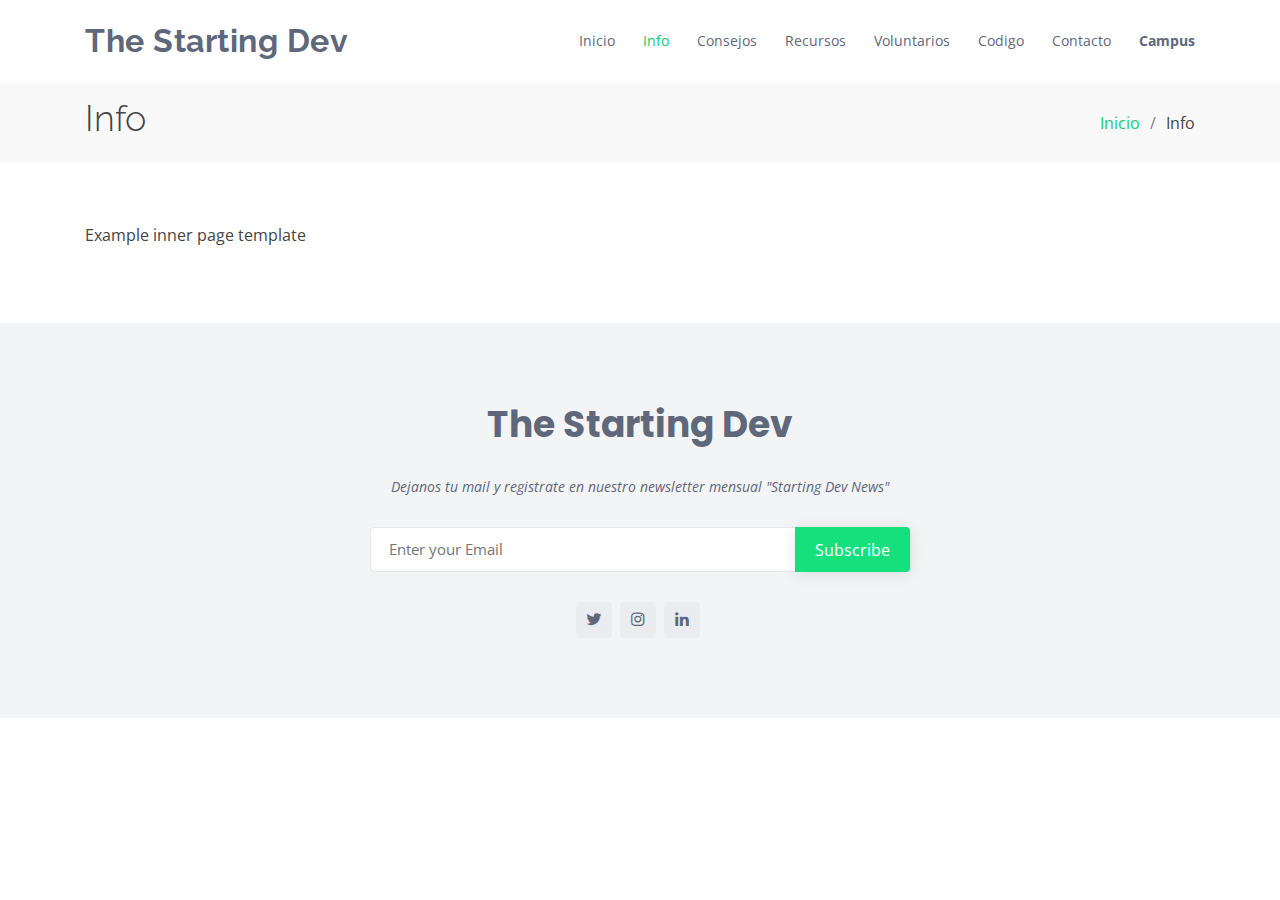
<file: info.html>
<!DOCTYPE html>
<html lang="en">

<head>
  <meta charset="utf-8">
  <meta content="width=device-width, initial-scale=1.0" name="viewport">

  <title>Inner Page - eNno Bootstrap Template</title>
  <meta content="" name="descriptison">
  <meta content="" name="keywords">

  <!-- Favicons -->
  <link href="assets/img/favicon.png" rel="icon">
  <link href="assets/img/apple-touch-icon.png" rel="apple-touch-icon">

  <!-- Google Fonts -->
  <link href="https://fonts.googleapis.com/css?family=Open+Sans:300,300i,400,400i,600,600i,700,700i|Raleway:300,300i,400,400i,500,500i,600,600i,700,700i|Poppins:300,300i,400,400i,500,500i,600,600i,700,700i" rel="stylesheet">

  <!-- Vendor CSS Files -->
  <link href="assets/vendor/bootstrap/css/bootstrap.min.css" rel="stylesheet">
  <link href="assets/vendor/icofont/icofont.min.css" rel="stylesheet">
  <link href="assets/vendor/boxicons/css/boxicons.min.css" rel="stylesheet">
  <link href="assets/vendor/venobox/venobox.css" rel="stylesheet">
  <link href="assets/vendor/owl.carousel/assets/owl.carousel.min.css" rel="stylesheet">

  <!-- Template Main CSS File -->
  <link href="assets/css/style.css" rel="stylesheet">

  <!-- =======================================================
  * Template Name: eNno - v2.1.0
  * Template URL: https://bootstrapmade.com/enno-free-simple-bootstrap-template/
  * Author: BootstrapMade.com
  * License: https://bootstrapmade.com/license/
  ======================================================== -->
</head>

<body>

  <!-- ======= Header ======= -->
  <header id="header" class="fixed-top">
    <div class="container d-flex align-items-center">
      <h1 class="logo mr-auto"><a href="index.html">The Starting Dev</a></h1>
      <!-- Uncomment below if you prefer to use an image logo -->
      <!-- <a href="index.html" class="logo mr-auto"><img src="assets/img/logo.png" alt="" class="img-fluid"></a>-->

      <nav class="nav-menu d-none d-lg-block">
        <ul>
          <li><a href="index.html">Inicio</a></li>
          <li class="active"><a href="./info.html">Info</a></li>
          <li><a href="#services">Consejos</a></li>
          <li><a href="#portfolio">Recursos</a></li>
          <li><a href="#team">Voluntarios</a></li>
          <li><a href="#contact">Codigo</a></li>
          <li><a href="#contact">Contacto</a></li>
          <li><a href="#about"><b>Campus</b></a></li>
        </ul>
      </nav>
    </div>
  </header>
  <!-- End Header -->

  <main id="main">

    <!-- ======= Breadcrumbs ======= -->
    <section class="breadcrumbs">
      <div class="container">

        <div class="d-flex justify-content-between align-items-center">
          <h2>Info</h2>
          <ol>
            <li><a href="index.html">Inicio</a></li>
            <li>Info</li>
          </ol>
        </div>

      </div>
    </section><!-- End Breadcrumbs -->

    <section class="inner-page">
      <div class="container">
        <p>
          Example inner page template
        </p>
      </div>
    </section>

  </main><!-- End #main -->

<!-- ======= Footer ======= -->
<footer id="footer">
    <div class="footer-top">
      <div class="container">
        <div class="row justify-content-center">
          <div class="col-lg-6">
            <h3>The Starting Dev</h3>
            <p>
              Dejanos tu mail y registrate en nuestro newsletter mensual "Starting Dev News"
            </p>
          </div>
        </div>

        <div class="row footer-newsletter justify-content-center">
          <div class="col-lg-6">
            <form action="" method="post">
              <input
                type="email"
                name="email"
                placeholder="Enter your Email"
              /><input type="submit" value="Subscribe" />
            </form>
          </div>
        </div>

        <div class="social-links">
          <a href="#" class="twitter"><i class="bx bxl-twitter"></i></a>
          <a href="#" class="instagram"><i class="bx bxl-instagram"></i></a>
          <a href="#" class="linkedin"><i class="bx bxl-linkedin"></i></a>
        </div>
      </div>
    </div>
  </footer>
  <!-- End Footer -->

  <a href="#" class="back-to-top"><i class="icofont-simple-up"></i></a>

  <!-- Vendor JS Files -->
  <script src="assets/vendor/jquery/jquery.min.js"></script>
  <script src="assets/vendor/bootstrap/js/bootstrap.bundle.min.js"></script>
  <script src="assets/vendor/jquery.easing/jquery.easing.min.js"></script>
  <script src="assets/vendor/php-email-form/validate.js"></script>
  <script src="assets/vendor/waypoints/jquery.waypoints.min.js"></script>
  <script src="assets/vendor/counterup/counterup.min.js"></script>
  <script src="assets/vendor/isotope-layout/isotope.pkgd.min.js"></script>
  <script src="assets/vendor/venobox/venobox.min.js"></script>
  <script src="assets/vendor/owl.carousel/owl.carousel.min.js"></script>

  <!-- Template Main JS File -->
  <script src="assets/js/main.js"></script>

</body>

</html>
</file>
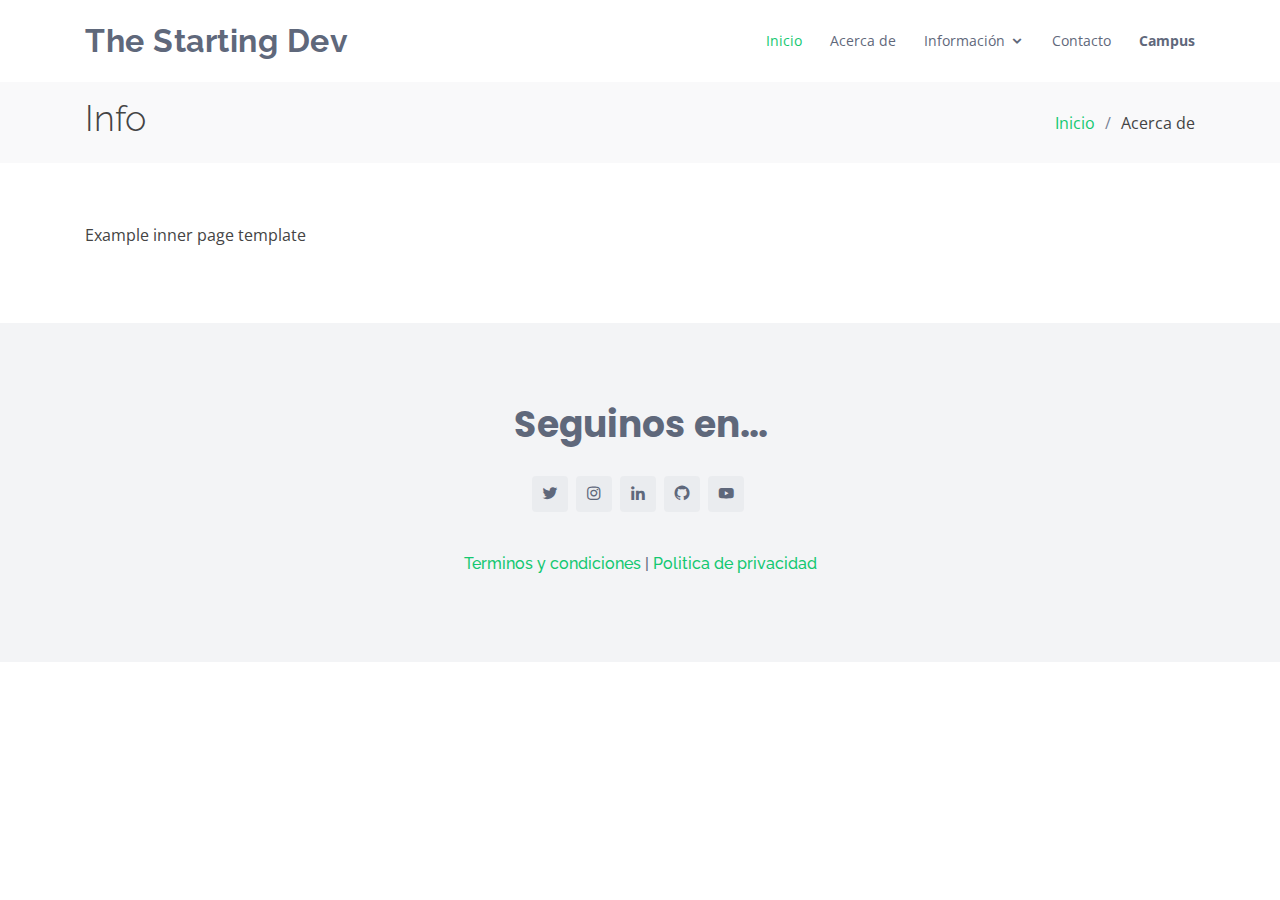
<file: inner-page.html>
<!DOCTYPE html>
<html lang="en">

<head>
  <meta charset="utf-8">
  <meta content="width=device-width, initial-scale=1.0" name="viewport">

  <title>The Starting Dev | Acerca de...</title>
  <meta content="" name="descriptison">
  <meta content="" name="keywords">

  <!-- Favicons -->
  <link href="assets/img/favicon.png" rel="icon">
  <link href="assets/img/apple-touch-icon.png" rel="apple-touch-icon">

  <!-- Google Fonts -->
  <link href="https://fonts.googleapis.com/css?family=Open+Sans:300,300i,400,400i,600,600i,700,700i|Raleway:300,300i,400,400i,500,500i,600,600i,700,700i|Poppins:300,300i,400,400i,500,500i,600,600i,700,700i" rel="stylesheet">

  <!-- Vendor CSS Files -->
  <link href="assets/vendor/bootstrap/css/bootstrap.min.css" rel="stylesheet">
  <link href="assets/vendor/icofont/icofont.min.css" rel="stylesheet">
  <link href="assets/vendor/boxicons/css/boxicons.min.css" rel="stylesheet">
  <link href="assets/vendor/venobox/venobox.css" rel="stylesheet">
  <link href="assets/vendor/owl.carousel/assets/owl.carousel.min.css" rel="stylesheet">

  <!-- Template Main CSS File -->
  <link href="assets/css/style.css" rel="stylesheet">

</head>

<body>

  <!-- ======= Header ======= -->
  <header id="header" class="fixed-top">
    <div class="container d-flex align-items-center">
      <h1 class="logo mr-auto"><a href="index.html">The Starting Dev</a></h1>
      <!-- Uncomment below if you prefer to use an image logo -->
      <!-- <a href="index.html" class="logo mr-auto"><img src="assets/img/logo.png" alt="" class="img-fluid"></a>-->

      <nav class="nav-menu d-none d-lg-block">
        <ul>
          <li class="active"><a href="./index.html">Inicio</a></li>
          <li><a href="./acerca.html">Acerca de</a></li>
          <li class="drop-down">
            <a  href="#">Información</a>
            <ul>
              <li><a href="./consejos.html">Consejos Dev</a></li>
              <li><a href="./recursos.html">Recursos gratis</a></li>
              <li ><a href="./inscripcion.html">Inscripción</a></li>
              <li><a href="./voluntario.html">Ser Voluntario</a></li>
              <li><a href="./ideas.html">Aportar Ideas</a></li>
              <li><a href="./conducta.html">Codigo de Conducta</a></li>
              <li><a href="./roadmap.html">Roadmap / Programa</a></li>
            </ul>
          </li>
          <li><a href="./contacto.html">Contacto</a></li>
          <li><a href="/campus/"><b>Campus</b></a></li>
        </ul>
      </nav>
    </div>
  </header>
  <!-- End Header -->

  <main id="main">

    <!-- ======= Breadcrumbs ======= -->
    <section class="breadcrumbs">
      <div class="container">

        <div class="d-flex justify-content-between align-items-center">
          <h2>Info</h2>
          <ol>
            <li><a href="index.html">Inicio</a></li>
            <li>Acerca de</li>
          </ol>
        </div>

      </div>
    </section><!-- End Breadcrumbs -->

    <section class="inner-page">
      <div class="container">
        <p>
          Example inner page template
        </p>
      </div>
    </section>

  </main><!-- End #main -->

<!-- ======= Footer ======= -->
<footer id="footer">
  <div class="footer-top">
    <div class="container">
      <div class="row justify-content-center">
        <div class="col-lg-6">
          <h3>Seguinos en...</h3>
        </div>
      </div>

      <div class="social-links">
        <a href="https://twitter.com/thestartingdev" target="_blank" class="twitter"><i class="bx bxl-twitter"></i></a>
        <a href="https://www.instagram.com/thestartingdev/" target="_blank" class="instagram"><i class="bx bxl-instagram"></i></a>
        <a href="https://www.linkedin.com/company/the-starting-dev" target="_blank" class="linkedin"><i class="bx bxl-linkedin"></i></a>
        <a href="https://github.com/thestartingdev" target="_blank" class="github"><i class="bx bxl-github"></i></a>
        <a href="https://www.youtube.com/channel/UC09pnxn0b-dVNS0rWotnWQQ" target="_blank" class="youtube"><i class="bx bxl-youtube"></i></a>
      </div>
      <br>
      <br>
      <h6><a href="./terminosCondiciones.html">Terminos y condiciones</a> | <a href="./politicaPrivacidad.html"> Politica de privacidad</a></h6>
    </div>
  </div>
</footer>
<!-- End Footer -->

  <a href="#" class="back-to-top"><i class="icofont-simple-up"></i></a>

  <!-- Vendor JS Files -->
  <script src="assets/vendor/jquery/jquery.min.js"></script>
  <script src="assets/vendor/bootstrap/js/bootstrap.bundle.min.js"></script>
  <script src="assets/vendor/jquery.easing/jquery.easing.min.js"></script>
  <script src="assets/vendor/php-email-form/validate.js"></script>
  <script src="assets/vendor/waypoints/jquery.waypoints.min.js"></script>
  <script src="assets/vendor/counterup/counterup.min.js"></script>
  <script src="assets/vendor/isotope-layout/isotope.pkgd.min.js"></script>
  <script src="assets/vendor/venobox/venobox.min.js"></script>
  <script src="assets/vendor/owl.carousel/owl.carousel.min.js"></script>

  <!-- Template Main JS File -->
  <script src="assets/js/main.js"></script>

</body>

</html>
</file>
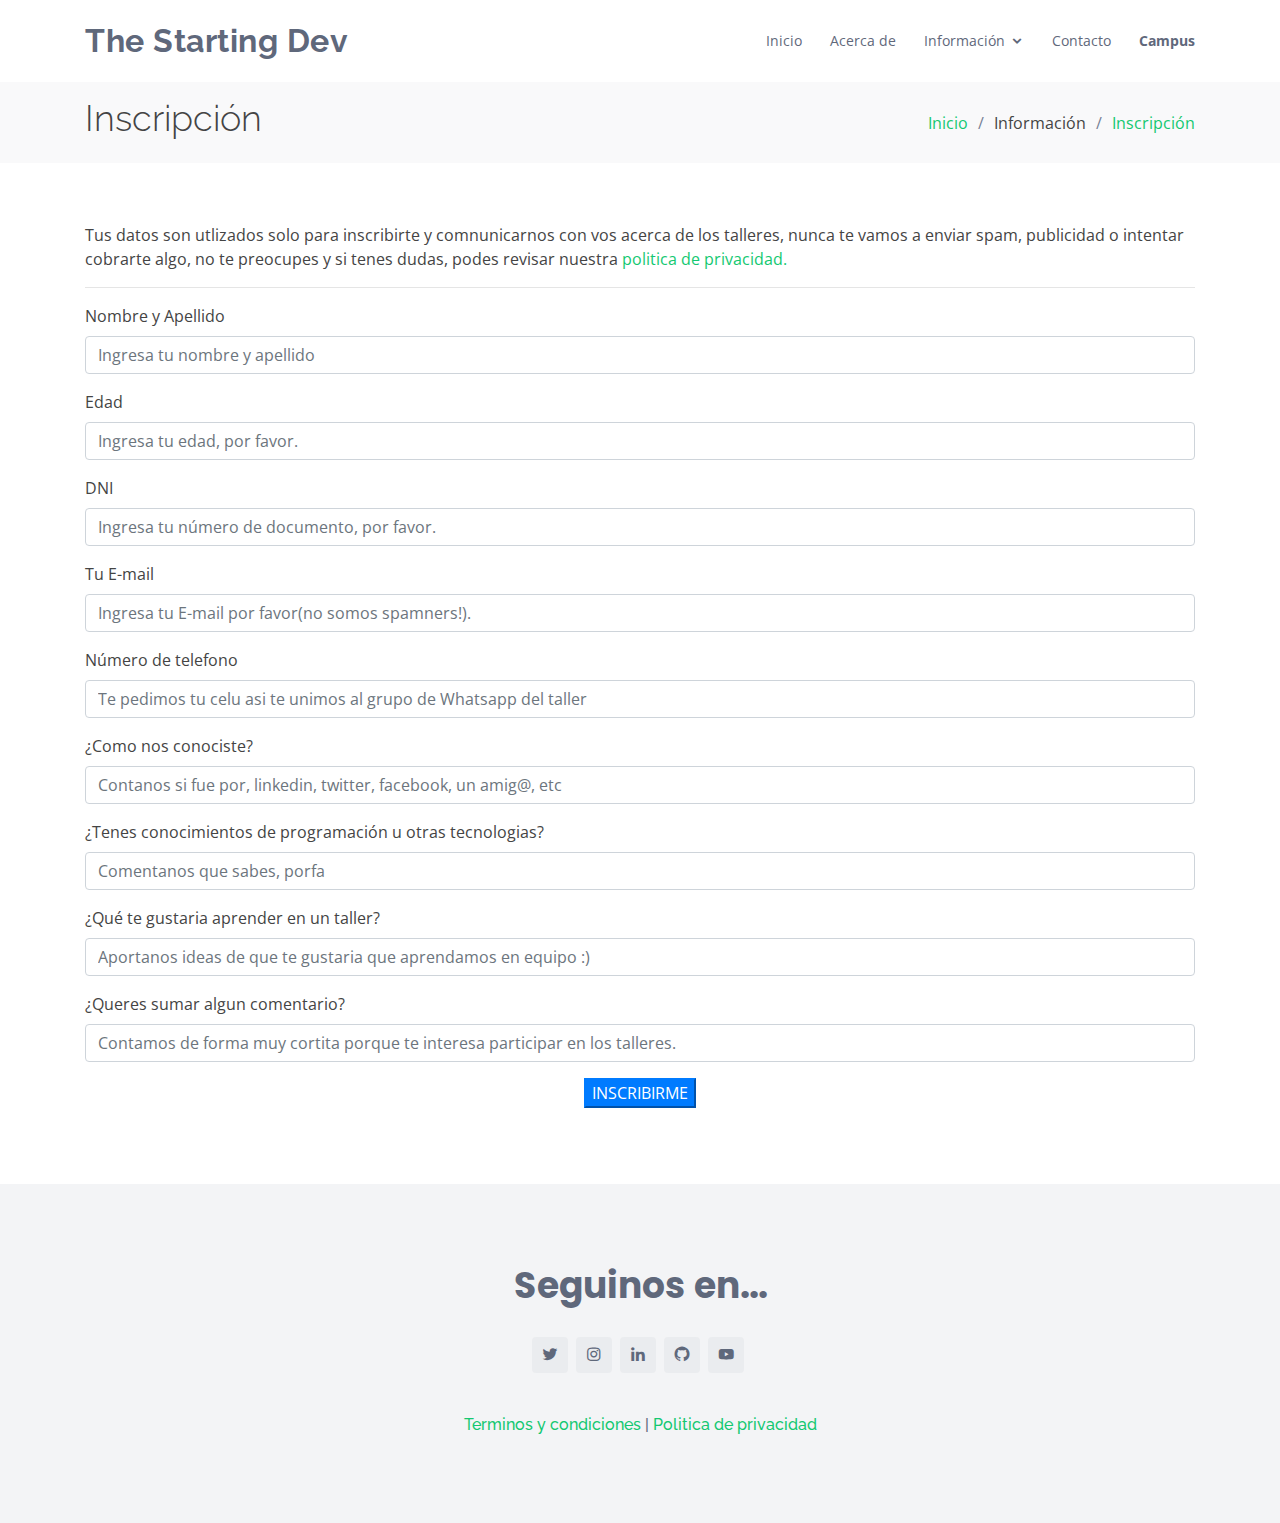
<file: inscripcion.html>
<!DOCTYPE html>
<html lang="en">

<head>
  <meta charset="utf-8">
  <meta content="width=device-width, initial-scale=1.0" name="viewport">

  <title>The Starting Dev | Inscripción</title>
  <meta content="" name="descriptison">
  <meta content="" name="keywords">

  <!-- Favicons -->
  <link href="assets/img/favicon.png" rel="icon">
  <link href="assets/img/apple-touch-icon.png" rel="apple-touch-icon">

  <!-- Google Fonts -->
  <link href="https://fonts.googleapis.com/css?family=Open+Sans:300,300i,400,400i,600,600i,700,700i|Raleway:300,300i,400,400i,500,500i,600,600i,700,700i|Poppins:300,300i,400,400i,500,500i,600,600i,700,700i" rel="stylesheet">

  <!-- Vendor CSS Files -->
  <link href="assets/vendor/bootstrap/css/bootstrap.min.css" rel="stylesheet">
  <link href="assets/vendor/icofont/icofont.min.css" rel="stylesheet">
  <link href="assets/vendor/boxicons/css/boxicons.min.css" rel="stylesheet">
  <link href="assets/vendor/venobox/venobox.css" rel="stylesheet">
  <link href="assets/vendor/owl.carousel/assets/owl.carousel.min.css" rel="stylesheet">

  <!-- Template Main CSS File -->
  <link href="assets/css/style.css" rel="stylesheet">
</head>

<body>

  <!-- ======= Header ======= -->
  <header id="header" class="fixed-top">
    <div class="container d-flex align-items-center">
      <h1 class="logo mr-auto"><a href="index.html">The Starting Dev</a></h1>
      <!-- Uncomment below if you prefer to use an image logo -->
      <!-- <a href="index.html" class="logo mr-auto"><img src="assets/img/logo.png" alt="" class="img-fluid"></a>-->

      <nav class="nav-menu d-none d-lg-block">
        <ul>
          <li><a href="./index.html">Inicio</a></li>
          <li><a href="./acerca.html">Acerca de</a></li>
          <li class="drop-down">
            <a  href="#">Información</a>
            <ul>
              <li><a href="./consejos.html">Consejos Dev</a></li>
              <li><a href="./recursos.html">Recursos gratis</a></li>
              <li class="active"><a href="./inscripcion.html">Inscripción</a></li>
              <li><a href="./voluntario.html">Ser Voluntario</a></li>
              <li><a href="./ideas.html">Aportar Ideas</a></li>
              <li><a href="./conducta.html">Codigo de Conducta</a></li>
              <li><a href="./roadmap.html">Roadmap / Programa</a></li>
            </ul>
          </li>
          <li><a href="./contacto.html">Contacto</a></li>
          <li><a href="/campus/"><b>Campus</b></a></li>
        </ul>
      </nav>
    </div>
  </header>
  <!-- End Header -->

  <main id="main">

    <!-- ======= Breadcrumbs ======= -->
    <section class="breadcrumbs">
      <div class="container">

        <div class="d-flex justify-content-between align-items-center">
          <h2>Inscripción</h2>
          <ol>
            <li><a href="index.html">Inicio</a></li>
            <li>Información</li>
            <li><a href="./inscripcion.html">Inscripción</a></li>
          </ol>
        </div>

      </div>
    </section><!-- End Breadcrumbs -->

    <section class="inner-page">
      <div class="container">
        <p>

        Tus datos son utlizados solo para inscribirte y comnunicarnos con vos acerca de los talleres, nunca te vamos a enviar spam, publicidad o intentar cobrarte algo,
        no te preocupes y si tenes dudas, podes revisar nuestra <a href="#">politica de privacidad.</a>
        <hr>

            <form class="form-group" action="./forms/inscripcion_form.php" method="post" id="inscribir_participante">
                <p>
                  <label for="nombreApellido">Nombre y Apellido</label>
                  <input
                    type="text"
                    class="form-control"
                    placeholder="Ingresa tu nombre y apellido"
                    name="nombreApellido"
                    id="nombreApellido"
                    required
                  />
                </p>
                <p>
                  <label for="edad">Edad</label>
                  <input
                    type="text"
                    class="form-control"
                    placeholder="Ingresa tu edad, por favor."
                    name="edad"
                    id="edad"
                    required
                  />
                </p>
                <p>
                  <label for="dni">DNI</label>
                  <input
                    type="text"
                    class="form-control"
                    placeholder="Ingresa tu número de documento, por favor."
                    name="dni"
                    id="dni"
                    required
                  />
                </p>
                <p>
                  <label for="email">Tu E-mail</label>
                  <input
                    type="text"
                    class="form-control"
                    placeholder="Ingresa tu E-mail por favor(no somos spamners!)."
                    name="email"
                    id="email"
                    required
                  />
                </p>
                <p>
                  <label for="telefono">Número de telefono</label>
                  <input
                    type="text"
                    class="form-control maskCash"
                    placeholder="Te pedimos tu celu asi te unimos al grupo de Whatsapp del taller"
                    name="telefono"
                    id="telefono"
                    required
                  />
                </p>
                <p>
                    <label for="comoNosConociste">¿Como nos conociste?</label>
                    <input
                      type="text"
                      class="form-control"
                      placeholder="Contanos si fue por, linkedin, twitter, facebook, un amig@, etc"
                      name="comoNosConociste"
                      id="comoNosConociste"
                    />
                  </p>
                <p>
                    <label for="conocimientoPrevio">¿Tenes conocimientos de programación u otras tecnologias?</label>
                    <input
                      type="text"
                      class="form-control"
                      placeholder="Comentanos que sabes, porfa"
                      name="conocimientoPrevio"
                      id="conocimientoPrevio"
                    />
                </p>
                <p>
                    <label for="gustariaAprender">¿Qué te gustaria aprender en un taller?</label>
                    <input
                      type="text"
                      class="form-control"
                      placeholder="Aportanos ideas de que te gustaria que aprendamos en equipo :)"
                      name="gustariaAprender"
                      id="gustariaAprender"
                      required
                    />
                </p>
                <p>
                  <label for="comentario">¿Queres sumar algun comentario?</label>
                  <input
                    type="text"
                    class="form-control maskAge"
                    placeholder="Contamos de forma muy cortita porque te interesa participar en los talleres."
                    name="comentario"
                    id="comentario"
                    required
                  />
                </p>
                <center>
                  <input
                    type="submit"
                    class="btn-primary btn-large"
                    value="INSCRIBIRME"
                   />
                </center>
              </form>
            </div>
          </div>


        </p>
      </div>
    </section>

  </main><!-- End #main -->

<!-- ======= Footer ======= -->
<footer id="footer">
    <div class="footer-top">
      <div class="container">
        <div class="row justify-content-center">
          <div class="col-lg-6">
            <h3>Seguinos en...</h3>
          </div>
        </div>

        <div class="social-links">
          <a href="https://twitter.com/thestartingdev" target="_blank" class="twitter"><i class="bx bxl-twitter"></i></a>
          <a href="https://www.instagram.com/thestartingdev/" target="_blank" class="instagram"><i class="bx bxl-instagram"></i></a>
          <a href="https://www.linkedin.com/company/the-starting-dev" target="_blank" class="linkedin"><i class="bx bxl-linkedin"></i></a>
          <a href="https://github.com/thestartingdev" target="_blank" class="github"><i class="bx bxl-github"></i></a>
          <a href="https://www.youtube.com/channel/UC09pnxn0b-dVNS0rWotnWQQ" target="_blank" class="youtube"><i class="bx bxl-youtube"></i></a>
        </div>
        <br>
        <br>
        <h6><a href="./terminosCondiciones.html">Terminos y condiciones</a> | <a href="./politicaPrivacidad.html"> Politica de privacidad</a></h6>
      </div>
    </div>
  </footer>
  <!-- End Footer -->

  <a href="#" class="back-to-top"><i class="icofont-simple-up"></i></a>

  <!-- Vendor JS Files -->
  <script src="assets/vendor/jquery/jquery.min.js"></script>
  <script src="assets/vendor/bootstrap/js/bootstrap.bundle.min.js"></script>
  <script src="assets/vendor/jquery.easing/jquery.easing.min.js"></script>
  <script src="assets/vendor/php-email-form/validate.js"></script>
  <script src="assets/vendor/waypoints/jquery.waypoints.min.js"></script>
  <script src="assets/vendor/counterup/counterup.min.js"></script>
  <script src="assets/vendor/isotope-layout/isotope.pkgd.min.js"></script>
  <script src="assets/vendor/venobox/venobox.min.js"></script>
  <script src="assets/vendor/owl.carousel/owl.carousel.min.js"></script>

  <!-- Template Main JS File -->
  <script src="assets/js/main.js"></script>

</body>

</html>
</file>
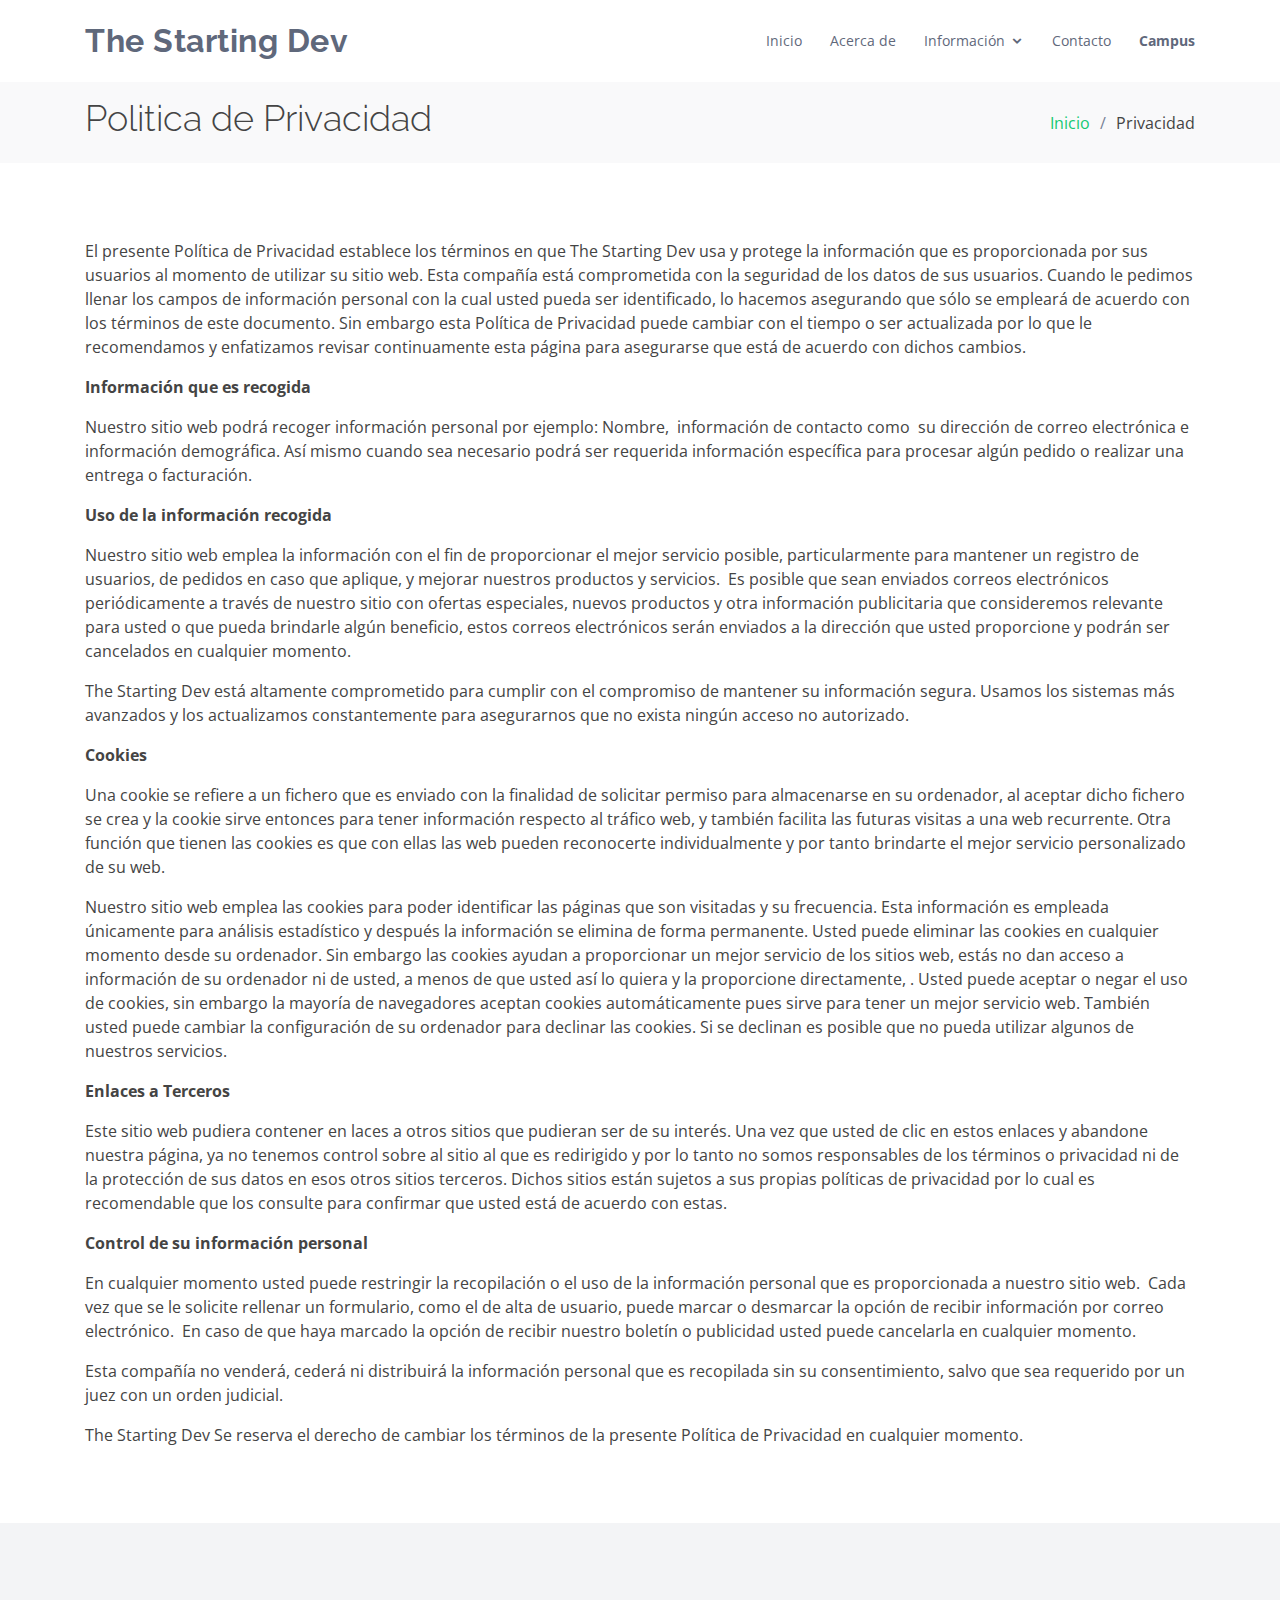
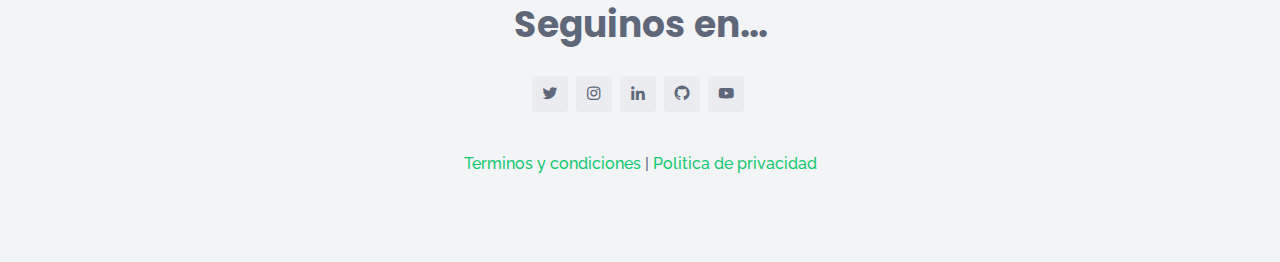
<file: politicaPrivacidad.html>
<!DOCTYPE html>
<html lang="en">

<head>
  <meta charset="utf-8">
  <meta content="width=device-width, initial-scale=1.0" name="viewport">

  <title>The Starting Dev | Politica de Privacidad</title>
  <meta content="" name="descriptison">
  <meta content="" name="keywords">

  <!-- Favicons -->
  <link href="assets/img/favicon.png" rel="icon">
  <link href="assets/img/apple-touch-icon.png" rel="apple-touch-icon">

  <!-- Google Fonts -->
  <link href="https://fonts.googleapis.com/css?family=Open+Sans:300,300i,400,400i,600,600i,700,700i|Raleway:300,300i,400,400i,500,500i,600,600i,700,700i|Poppins:300,300i,400,400i,500,500i,600,600i,700,700i" rel="stylesheet">

  <!-- Vendor CSS Files -->
  <link href="assets/vendor/bootstrap/css/bootstrap.min.css" rel="stylesheet">
  <link href="assets/vendor/icofont/icofont.min.css" rel="stylesheet">
  <link href="assets/vendor/boxicons/css/boxicons.min.css" rel="stylesheet">
  <link href="assets/vendor/venobox/venobox.css" rel="stylesheet">
  <link href="assets/vendor/owl.carousel/assets/owl.carousel.min.css" rel="stylesheet">

  <!-- Template Main CSS File -->
  <link href="assets/css/style.css" rel="stylesheet">

</head>

<body>

  <!-- ======= Header ======= -->
  <header id="header" class="fixed-top">
    <div class="container d-flex align-items-center">
      <h1 class="logo mr-auto"><a href="index.html">The Starting Dev</a></h1>
      <!-- Uncomment below if you prefer to use an image logo -->
      <!-- <a href="index.html" class="logo mr-auto"><img src="assets/img/logo.png" alt="" class="img-fluid"></a>-->

      <nav class="nav-menu d-none d-lg-block">
        <ul>
          <li><a href="./index.html">Inicio</a></li>
          <li><a href="./acerca.html">Acerca de</a></li>
          <li class="drop-down">
            <a  href="#">Información</a>
            <ul>
              <li><a href="./consejos.html">Consejos Dev</a></li>
              <li><a href="./recursos.html">Recursos gratis</a></li>
              <li ><a href="./inscripcion.html">Inscripción</a></li>
              <li><a href="./voluntario.html">Ser Voluntario</a></li>
              <li><a href="./ideas.html">Aportar Ideas</a></li>
              <li><a href="./conducta.html">Codigo de Conducta</a></li>
              <li><a href="./roadmap.html">Roadmap / Programa</a></li>
            </ul>
          </li>
          <li><a href="./contacto.html">Contacto</a></li>
          <li><a href="/campus/"><b>Campus</b></a></li>
        </ul>
      </nav>
    </div>
  </header>
  <!-- End Header -->

  <main id="main">

    <!-- ======= Breadcrumbs ======= -->
    <section class="breadcrumbs">
      <div class="container">

        <div class="d-flex justify-content-between align-items-center">
          <h2>Politica de Privacidad</h2>
          <ol>
            <li><a href="index.html">Inicio</a></li>
            <li>Privacidad</li>
          </ol>
        </div>

      </div>
    </section><!-- End Breadcrumbs -->

    <section class="inner-page">
      <div class="container">
        <p>
            <p>El presente Política de Privacidad establece los términos en que The Starting Dev usa y protege la información que es proporcionada por sus usuarios al momento de utilizar su sitio web. Esta compañía está comprometida con la seguridad de los datos de sus usuarios. Cuando le pedimos llenar los campos de información personal con la cual usted pueda ser identificado, lo hacemos asegurando que sólo se empleará de acuerdo con los términos de este documento. Sin embargo esta Política de Privacidad puede cambiar con el tiempo o ser actualizada por lo que le recomendamos y enfatizamos revisar continuamente esta página para asegurarse que está de acuerdo con dichos cambios.</p><p><strong>Información que es recogida</strong></p><p>Nuestro sitio web podrá recoger información personal por ejemplo: Nombre,&nbsp; información de contacto como&nbsp; su dirección de correo electrónica e información demográfica. Así mismo cuando sea necesario podrá ser requerida información específica para procesar algún pedido o realizar una entrega o facturación.</p><p><strong>Uso de la información recogida</strong></p><p>Nuestro sitio web emplea la información con el fin de proporcionar el mejor servicio posible, particularmente para mantener un registro de usuarios, de pedidos en caso que aplique, y mejorar nuestros productos y servicios. &nbsp;Es posible que sean enviados correos electrónicos periódicamente a través de nuestro sitio con ofertas especiales, nuevos productos y otra información publicitaria que consideremos relevante para usted o que pueda brindarle algún beneficio, estos correos electrónicos serán enviados a la dirección que usted proporcione y podrán ser cancelados en cualquier momento.</p><p>The Starting Dev está altamente comprometido para cumplir con el compromiso de mantener su información segura. Usamos los sistemas más avanzados y los actualizamos constantemente para asegurarnos que no exista ningún acceso no autorizado.</p><p><strong>Cookies</strong></p><p>Una cookie se refiere a un fichero que es enviado con la finalidad de solicitar permiso para almacenarse en su ordenador, al aceptar dicho fichero se crea y la cookie sirve entonces para tener información respecto al tráfico web, y también facilita las futuras visitas a una web recurrente. Otra función que tienen las cookies es que con ellas las web pueden reconocerte individualmente y por tanto brindarte el mejor servicio personalizado de su web.</p><p>Nuestro sitio web emplea las cookies para poder identificar las páginas que son visitadas y su frecuencia. Esta información es empleada únicamente para análisis estadístico y después la información se elimina de forma permanente. Usted puede eliminar las cookies en cualquier momento desde su ordenador. Sin embargo las cookies ayudan a proporcionar un mejor servicio de los sitios web, estás no dan acceso a información de su ordenador ni de usted, a menos de que usted así lo quiera y la proporcione directamente, <a href="" target="_blank"></a>. Usted puede aceptar o negar el uso de cookies, sin embargo la mayoría de navegadores aceptan cookies automáticamente pues sirve para tener un mejor servicio web. También usted puede cambiar la configuración de su ordenador para declinar las cookies. Si se declinan es posible que no pueda utilizar algunos de nuestros servicios.</p><p><strong>Enlaces a Terceros</strong></p><p>Este sitio web pudiera contener en laces a otros sitios que pudieran ser de su interés. Una vez que usted de clic en estos enlaces y abandone nuestra página, ya no tenemos control sobre al sitio al que es redirigido y por lo tanto no somos responsables de los términos o privacidad ni de la protección de sus datos en esos otros sitios terceros. Dichos sitios están sujetos a sus propias políticas de privacidad por lo cual es recomendable que los consulte para confirmar que usted está de acuerdo con estas.</p><p><strong>Control de su información personal</strong></p><p>En cualquier momento usted puede restringir la recopilación o el uso de la información personal que es proporcionada a nuestro sitio web.&nbsp; Cada vez que se le solicite rellenar un formulario, como el de alta de usuario, puede marcar o desmarcar la opción de recibir información por correo electrónico. &nbsp;En caso de que haya marcado la opción de recibir nuestro boletín o publicidad usted puede cancelarla en cualquier momento.</p><p>Esta compañía no venderá, cederá ni distribuirá la información personal que es recopilada sin su consentimiento, salvo que sea requerido por un juez con un orden judicial.</p><p>The Starting Dev Se reserva el derecho de cambiar los términos de la presente Política de Privacidad en cualquier momento.</p>
        </p>
      </div>
    </section>

  </main><!-- End #main -->

<!-- ======= Footer ======= -->
<footer id="footer">
  <div class="footer-top">
    <div class="container">
      <div class="row justify-content-center">
        <div class="col-lg-6">
          <h3>Seguinos en...</h3>
        </div>
      </div>

      <div class="social-links">
        <a href="https://twitter.com/thestartingdev" target="_blank" class="twitter"><i class="bx bxl-twitter"></i></a>
        <a href="https://www.instagram.com/thestartingdev/" target="_blank" class="instagram"><i class="bx bxl-instagram"></i></a>
        <a href="https://www.linkedin.com/company/the-starting-dev" target="_blank" class="linkedin"><i class="bx bxl-linkedin"></i></a>
        <a href="https://github.com/thestartingdev" target="_blank" class="github"><i class="bx bxl-github"></i></a>
        <a href="https://www.youtube.com/channel/UC09pnxn0b-dVNS0rWotnWQQ" target="_blank" class="youtube"><i class="bx bxl-youtube"></i></a>
      </div>
      <br>
      <br>
      <h6><a href="./terminosCondiciones.html">Terminos y condiciones</a> | <a href="./politicaPrivacidad.html"> Politica de privacidad</a></h6>
    </div>
  </div>
</footer>
<!-- End Footer -->

  <a href="#" class="back-to-top"><i class="icofont-simple-up"></i></a>

  <!-- Vendor JS Files -->
  <script src="assets/vendor/jquery/jquery.min.js"></script>
  <script src="assets/vendor/bootstrap/js/bootstrap.bundle.min.js"></script>
  <script src="assets/vendor/jquery.easing/jquery.easing.min.js"></script>
  <script src="assets/vendor/php-email-form/validate.js"></script>
  <script src="assets/vendor/waypoints/jquery.waypoints.min.js"></script>
  <script src="assets/vendor/counterup/counterup.min.js"></script>
  <script src="assets/vendor/isotope-layout/isotope.pkgd.min.js"></script>
  <script src="assets/vendor/venobox/venobox.min.js"></script>
  <script src="assets/vendor/owl.carousel/owl.carousel.min.js"></script>

  <!-- Template Main JS File -->
  <script src="assets/js/main.js"></script>

</body>

</html>
</file>
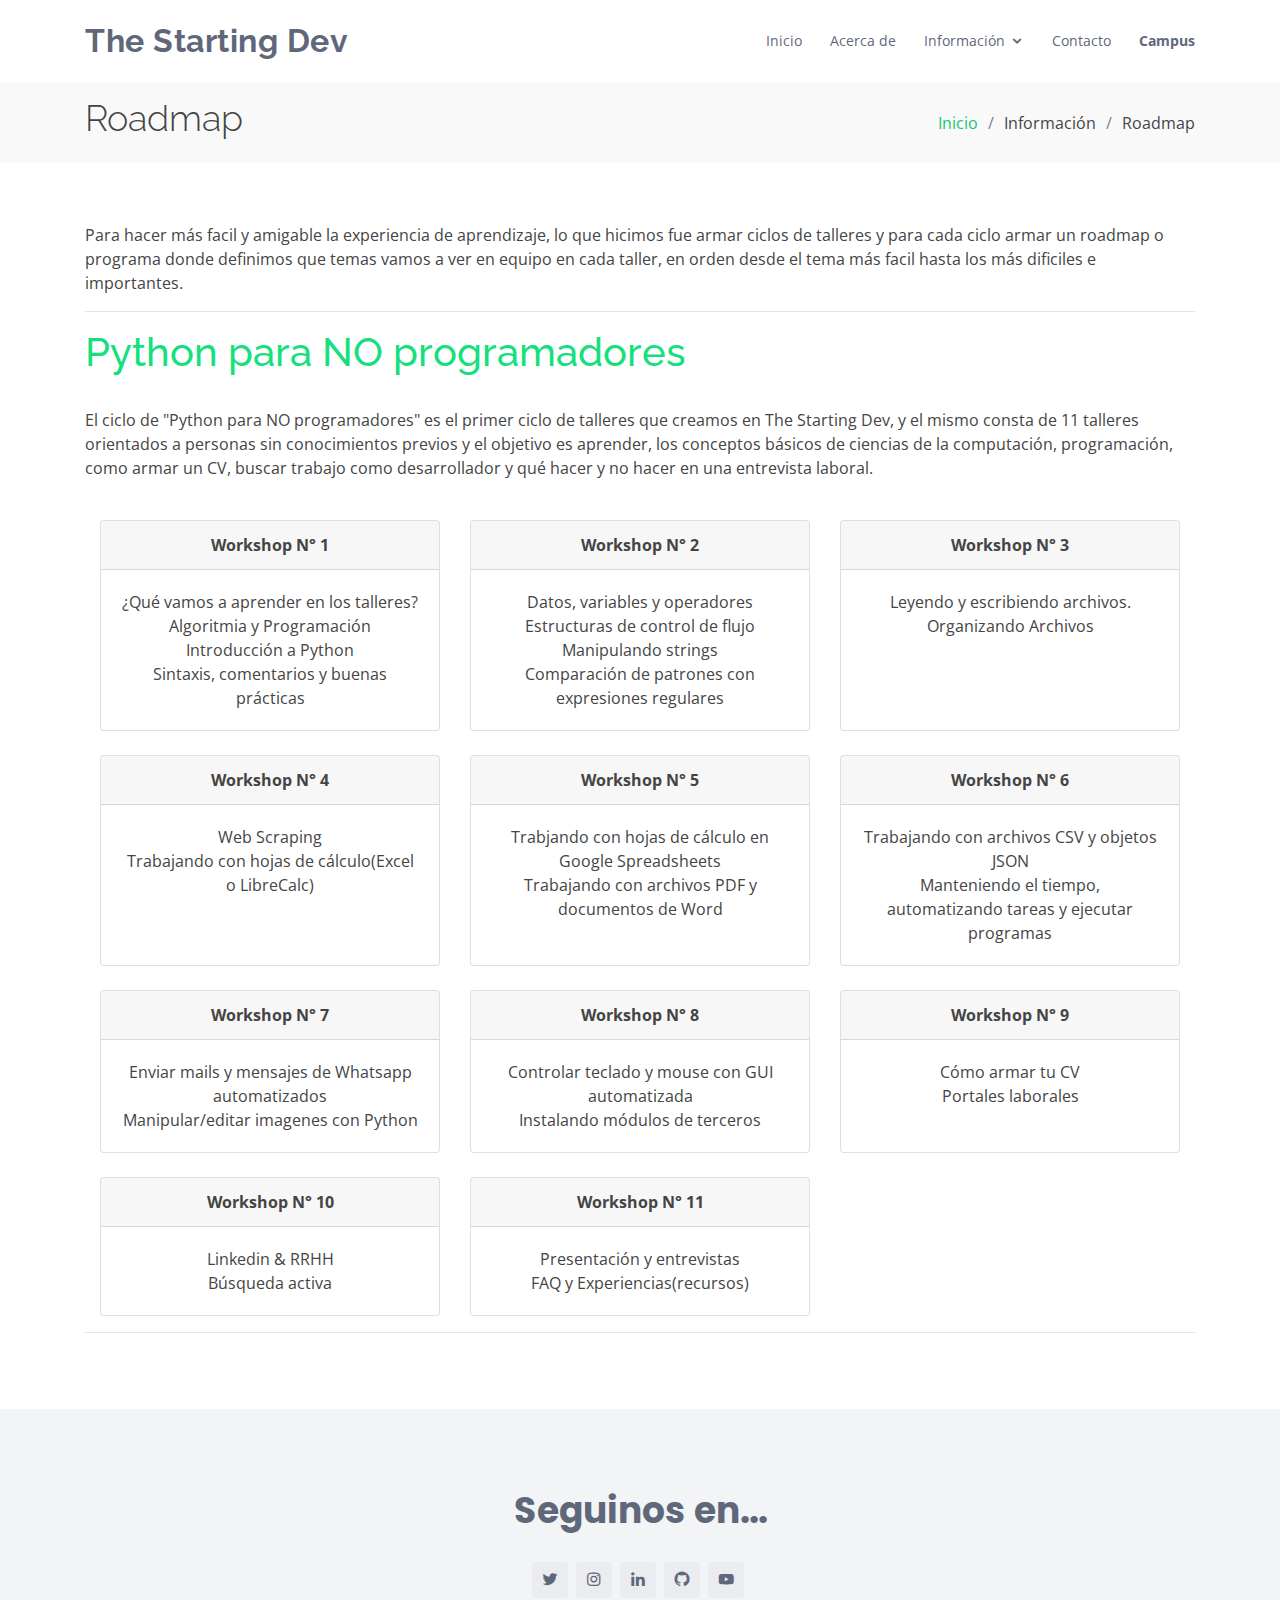
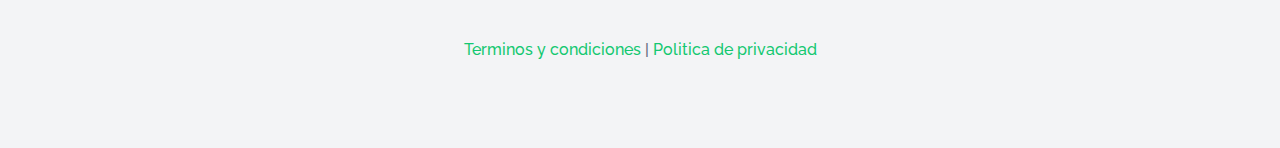
<file: roadmap.html>
<!DOCTYPE html>
<html lang="en">

<head>
  <meta charset="utf-8">
  <meta content="width=device-width, initial-scale=1.0" name="viewport">

  <title>The Starting Dev | Roadmap</title>
  <meta content="" name="descriptison">
  <meta content="" name="keywords">

  <!-- Favicons -->
  <link href="assets/img/favicon.png" rel="icon">
  <link href="assets/img/apple-touch-icon.png" rel="apple-touch-icon">

  <!-- Google Fonts -->
  <link href="https://fonts.googleapis.com/css?family=Open+Sans:300,300i,400,400i,600,600i,700,700i|Raleway:300,300i,400,400i,500,500i,600,600i,700,700i|Poppins:300,300i,400,400i,500,500i,600,600i,700,700i" rel="stylesheet">

  <!-- Vendor CSS Files -->
  <link href="assets/vendor/bootstrap/css/bootstrap.min.css" rel="stylesheet">
  <link href="assets/vendor/icofont/icofont.min.css" rel="stylesheet">
  <link href="assets/vendor/boxicons/css/boxicons.min.css" rel="stylesheet">
  <link href="assets/vendor/venobox/venobox.css" rel="stylesheet">
  <link href="assets/vendor/owl.carousel/assets/owl.carousel.min.css" rel="stylesheet">

  <!-- Template Main CSS File -->
  <link href="assets/css/style.css" rel="stylesheet">

</head>

<body>

  <!-- ======= Header ======= -->
  <header id="header" class="fixed-top">
    <div class="container d-flex align-items-center">
      <h1 class="logo mr-auto"><a href="index.html">The Starting Dev</a></h1>
      <!-- Uncomment below if you prefer to use an image logo -->
      <!-- <a href="index.html" class="logo mr-auto"><img src="assets/img/logo.png" alt="" class="img-fluid"></a>-->

      <nav class="nav-menu d-none d-lg-block">
        <ul>
          <li><a href="./index.html">Inicio</a></li>
          <li><a href="./acerca.html">Acerca de</a></li>
          <li class="drop-down">
            <a  href="#">Información</a>
            <ul>
              <li><a href="./consejos.html">Consejos Dev</a></li>
              <li><a href="./recursos.html">Recursos gratis</a></li>
              <li ><a href="./inscripcion.html">Inscripción</a></li>
              <li><a href="./voluntario.html">Ser Voluntario</a></li>
              <li><a href="./ideas.html">Aportar Ideas</a></li>
              <li><a href="./conducta.html">Codigo de Conducta</a></li>
              <li class="active"><a href="./roadmap.html">Roadmap / Programa</a></li>
            </ul>
          </li>
          <li><a href="./contacto.html">Contacto</a></li>
          <li><a href="/campus/"><b>Campus</b></a></li>
        </ul>
      </nav>
    </div>
  </header>
  <!-- End Header -->

  <main id="main">

    <!-- ======= Breadcrumbs ======= -->
    <section class="breadcrumbs">
      <div class="container">

        <div class="d-flex justify-content-between align-items-center">
          <h2>Roadmap</h2>
          <ol>
            <li><a href="index.html">Inicio</a></li>
            <li>Información</li>
            <li>Roadmap</li>
          </ol>
        </div>

      </div>
    </section><!-- End Breadcrumbs -->

    <section class="inner-page">
      <div class="container">
        <p>
            Para hacer más facil y amigable la experiencia de aprendizaje, lo que hicimos fue armar ciclos de talleres y para cada ciclo armar un roadmap o programa donde definimos que temas vamos a ver en equipo en cada taller, en orden desde el tema más facil hasta los más dificiles e importantes.
        </p>
        <hr>
        <p>
          <h1 style="color: #16df7e;">Python para NO programadores</h1>
          <br>
          El ciclo de "Python para NO programadores" es el primer ciclo de talleres que creamos en The Starting Dev, y el mismo consta de 11 talleres orientados a personas sin conocimientos previos y el objetivo es aprender, los conceptos básicos de ciencias de la computación, programación, como armar un CV, buscar trabajo como desarrollador y qué hacer y no hacer en una entrevista laboral.
        </p>
        <br>
        <center>
        <div class="container">
            <div class="row">
              <div class="col-sm">
                <div class="card h-100">
                    <div class="card-header">
                      <b>Workshop N° 1</b>
                    </div>
                    <div class="card-body">
                      <p class="card-text">
                          ¿Qué vamos a aprender en los talleres?
                          <br>
                          Algoritmia y Programación
                          <br>
                          Introducción a Python
                          <br>
                          Sintaxis, comentarios y buenas prácticas
                      </p>
                    </div>
                  </div>
              </div>
              <div class="col-sm">
                <div class="card h-100">
                    <div class="card-header">
                      <b>Workshop N° 2</b>
                    </div>
                    <div class="card-body">
                      <p class="card-text">
                          Datos, variables y operadores
                          <br>
                          Estructuras de control de flujo
                          <br>
                          Manipulando strings
                          <br>
                          Comparación de patrones con expresiones regulares
                      </p>
                    </div>
                  </div>
              </div>
              <div class="col-sm">
                <div class="card h-100">
                    <div class="card-header">
                      <b>Workshop N° 3</b>
                    </div>
                    <div class="card-body">
                      <p class="card-text">
                          Leyendo y escribiendo archivos.
                          <br>
                          Organizando Archivos
                      </p>
                    </div>
                  </div>
              </div>
            </div>
          </div>
        </center>
        <br>
        <center>
        <div class="container">
            <div class="row">
              <div class="col-sm">
                <div class="card h-100">
                    <div class="card-header">
                      <b>Workshop N° 4</b>
                    </div>
                    <div class="card-body">
                      <p class="card-text">
                          Web Scraping
                          <br>
                          Trabajando con hojas de cálculo(Excel o LibreCalc)
                      </p>
                    </div>
                  </div>
              </div>
              <div class="col-sm">
                <div class="card h-100">
                    <div class="card-header">
                      <b>Workshop N° 5</b>
                    </div>
                    <div class="card-body">
                      <p class="card-text">
                          Trabjando con hojas de cálculo en Google Spreadsheets
                          <br>
                          Trabajando con archivos PDF y documentos de Word
                      </p>
                    </div>
                  </div>
              </div>
              <div class="col-sm">
                <div class="card h-100">
                    <div class="card-header">
                      <b>Workshop N° 6</b>
                    </div>
                    <div class="card-body">
                      <p class="card-text">
                          Trabajando con archivos CSV y objetos JSON
                          <br>
                          Manteniendo el tiempo, automatizando tareas y ejecutar programas
                      </p>
                    </div>
                  </div>
              </div>
            </div>
          </div>
        </center>
        <br>
        <center>
        <div class="container">
            <div class="row">
              <div class="col-sm">
                <div class="card h-100">
                    <div class="card-header">
                      <b>Workshop N° 7</b>
                    </div>
                    <div class="card-body">
                      <p class="card-text">
                          Enviar mails y mensajes de Whatsapp automatizados
                          <br>
                          Manipular/editar imagenes con Python
                      </p>
                    </div>
                  </div>
              </div>
              <div class="col-sm">
                <div class="card h-100">
                    <div class="card-header">
                      <b>Workshop N° 8</b>
                    </div>
                    <div class="card-body">
                      <p class="card-text">
                          Controlar teclado y mouse con GUI automatizada
                          <br>
                          Instalando módulos de terceros
                      </p>
                    </div>
                  </div>
              </div>
              <div class="col-sm">
                <div class="card h-100">
                    <div class="card-header">
                      <b>Workshop N° 9</b>
                    </div>
                    <div class="card-body">
                      <p class="card-text">
                          Cómo armar tu CV
                          <br>
                          Portales laborales
                      </p>
                    </div>
                  </div>
              </div>
            </div>
          </div>
        </center>
        <br>
        <center>
        <div class="container">
            <div class="row">
              <div class="col-sm">
                <div class="card h-100">
                    <div class="card-header">
                      <b>Workshop N° 10</b>
                    </div>
                    <div class="card-body">
                      <p class="card-text">
                          Linkedin & RRHH
                          <br>
                          Búsqueda activa
                      </p>
                    </div>
                  </div>
              </div>
              <div class="col-sm">
                <div class="card h-100">
                    <div class="card-header">
                      <b>Workshop N° 11</b>
                    </div>
                    <div class="card-body">
                      <p class="card-text">
                          Presentación y entrevistas
                          <br>
                          FAQ y Experiencias(recursos)
                      </p>
                    </div>
                  </div>
              </div>
              <div class="col-sm">
              </div>
            </div>
          </div>
        </center>
        <hr>
      </div>
    </section>

  </main><!-- End #main -->

<!-- ======= Footer ======= -->
<footer id="footer">
  <div class="footer-top">
    <div class="container">
      <div class="row justify-content-center">
        <div class="col-lg-6">
          <h3>Seguinos en...</h3>
        </div>
      </div>

      <div class="social-links">
        <a href="https://twitter.com/thestartingdev" target="_blank" class="twitter"><i class="bx bxl-twitter"></i></a>
        <a href="https://www.instagram.com/thestartingdev/" target="_blank" class="instagram"><i class="bx bxl-instagram"></i></a>
        <a href="https://www.linkedin.com/company/the-starting-dev" target="_blank" class="linkedin"><i class="bx bxl-linkedin"></i></a>
        <a href="https://github.com/thestartingdev" target="_blank" class="github"><i class="bx bxl-github"></i></a>
        <a href="https://www.youtube.com/channel/UC09pnxn0b-dVNS0rWotnWQQ" target="_blank" class="youtube"><i class="bx bxl-youtube"></i></a>
      </div>
      <br>
      <br>
      <h6><a href="./terminosCondiciones.html">Terminos y condiciones</a> | <a href="./politicaPrivacidad.html"> Politica de privacidad</a></h6>
    </div>
  </div>
</footer>
<!-- End Footer -->

  <a href="#" class="back-to-top"><i class="icofont-simple-up"></i></a>

  <!-- Vendor JS Files -->
  <script src="assets/vendor/jquery/jquery.min.js"></script>
  <script src="assets/vendor/bootstrap/js/bootstrap.bundle.min.js"></script>
  <script src="assets/vendor/jquery.easing/jquery.easing.min.js"></script>
  <script src="assets/vendor/php-email-form/validate.js"></script>
  <script src="assets/vendor/waypoints/jquery.waypoints.min.js"></script>
  <script src="assets/vendor/counterup/counterup.min.js"></script>
  <script src="assets/vendor/isotope-layout/isotope.pkgd.min.js"></script>
  <script src="assets/vendor/venobox/venobox.min.js"></script>
  <script src="assets/vendor/owl.carousel/owl.carousel.min.js"></script>

  <!-- Template Main JS File -->
  <script src="assets/js/main.js"></script>

</body>

</html>
</file>
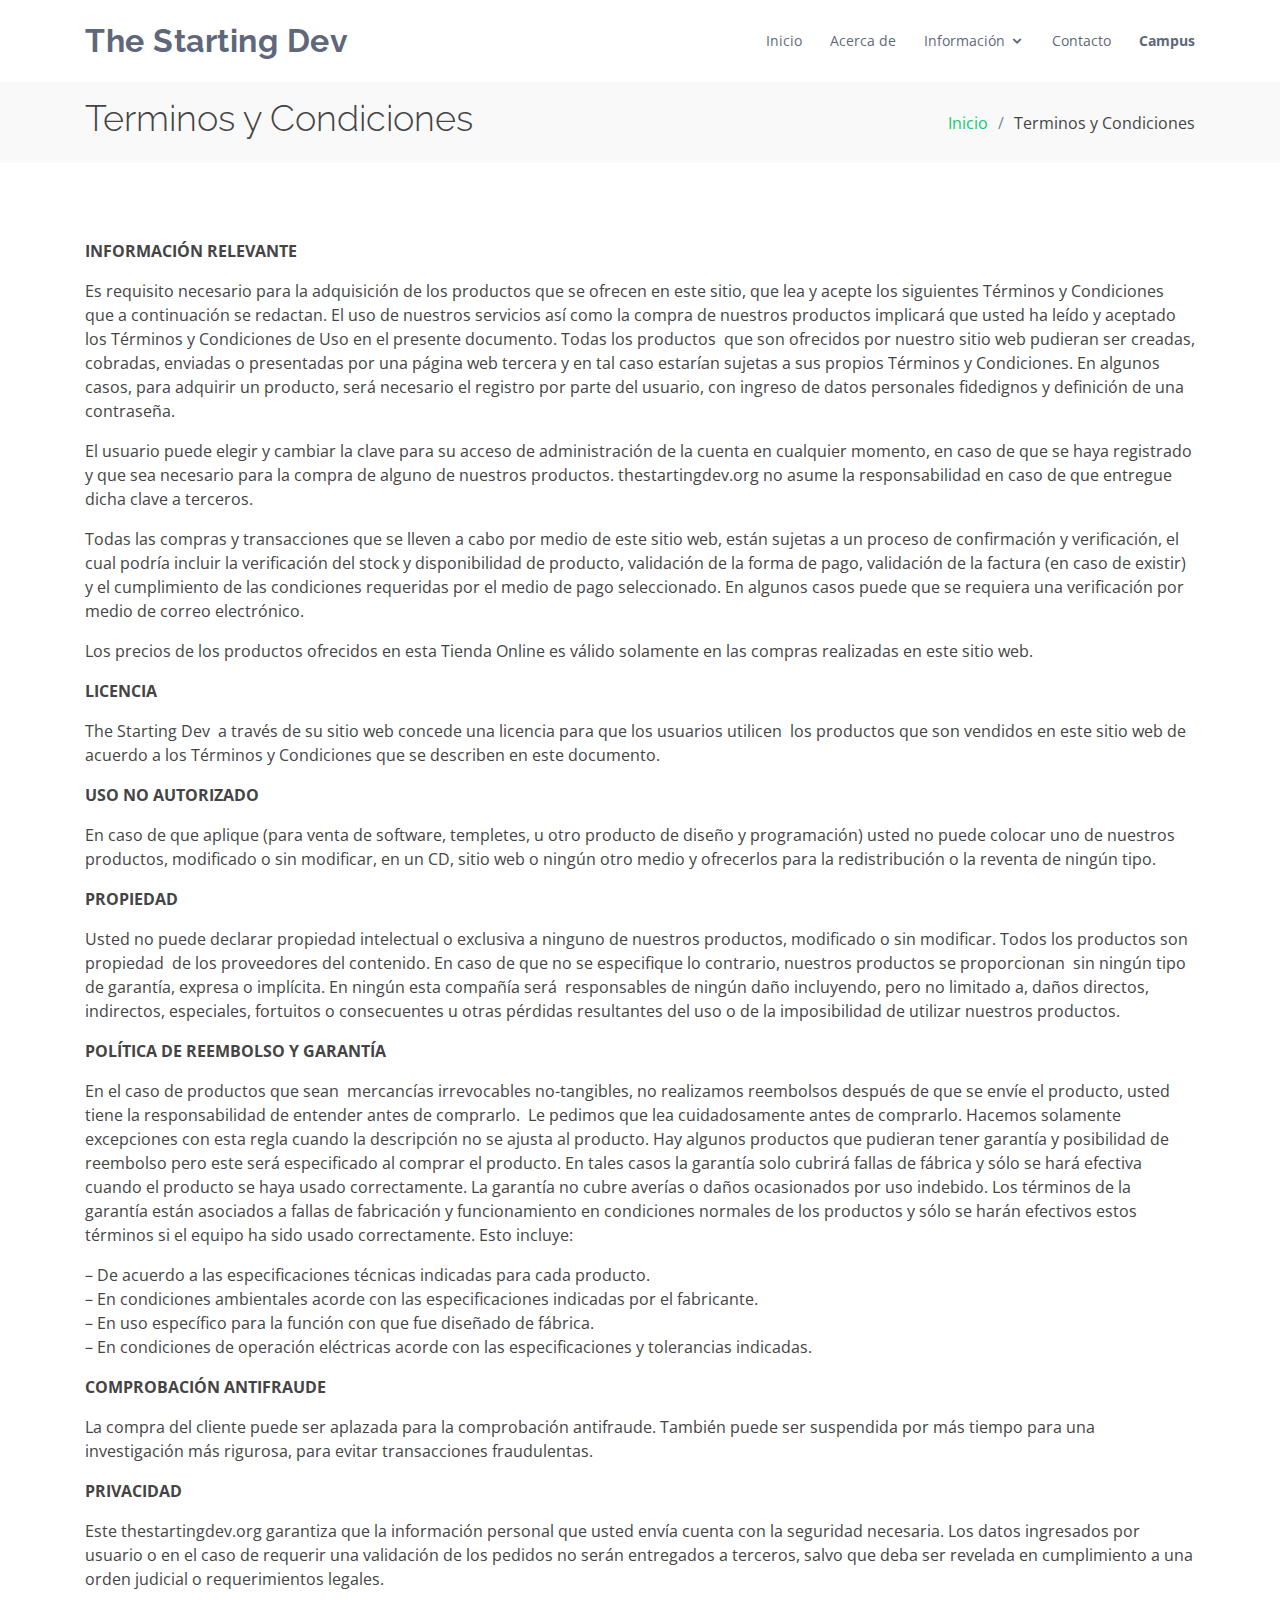
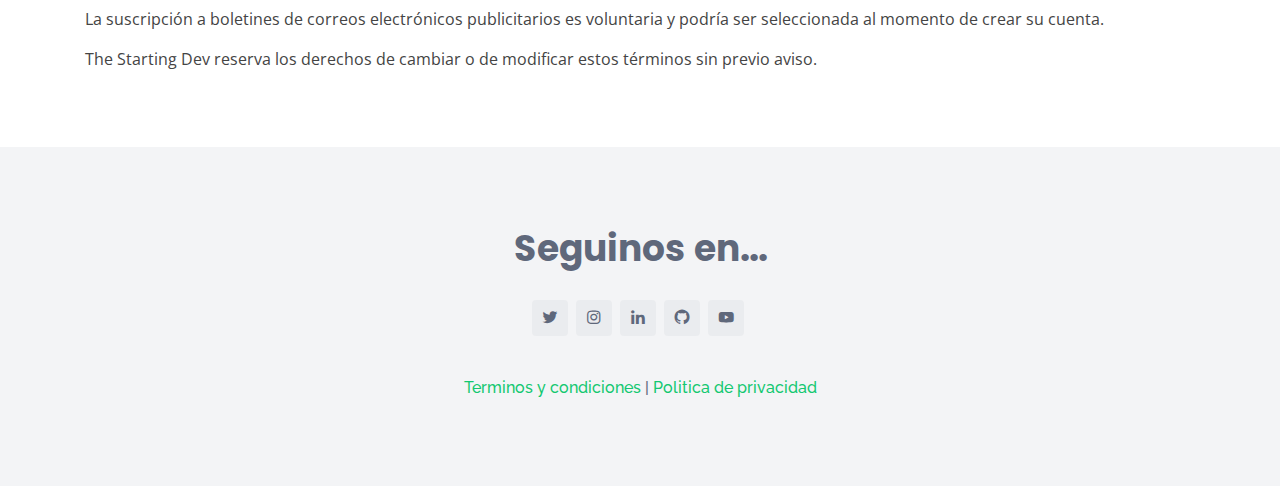
<file: terminosCondiciones.html>
<!DOCTYPE html>
<html lang="en">

<head>
  <meta charset="utf-8">
  <meta content="width=device-width, initial-scale=1.0" name="viewport">

  <title>The Starting Dev | Terminos y Condiciones</title>
  <meta content="" name="descriptison">
  <meta content="" name="keywords">

  <!-- Favicons -->
  <link href="assets/img/favicon.png" rel="icon">
  <link href="assets/img/apple-touch-icon.png" rel="apple-touch-icon">

  <!-- Google Fonts -->
  <link href="https://fonts.googleapis.com/css?family=Open+Sans:300,300i,400,400i,600,600i,700,700i|Raleway:300,300i,400,400i,500,500i,600,600i,700,700i|Poppins:300,300i,400,400i,500,500i,600,600i,700,700i" rel="stylesheet">

  <!-- Vendor CSS Files -->
  <link href="assets/vendor/bootstrap/css/bootstrap.min.css" rel="stylesheet">
  <link href="assets/vendor/icofont/icofont.min.css" rel="stylesheet">
  <link href="assets/vendor/boxicons/css/boxicons.min.css" rel="stylesheet">
  <link href="assets/vendor/venobox/venobox.css" rel="stylesheet">
  <link href="assets/vendor/owl.carousel/assets/owl.carousel.min.css" rel="stylesheet">

  <!-- Template Main CSS File -->
  <link href="assets/css/style.css" rel="stylesheet">

</head>

<body>

  <!-- ======= Header ======= -->
  <header id="header" class="fixed-top">
    <div class="container d-flex align-items-center">
      <h1 class="logo mr-auto"><a href="index.html">The Starting Dev</a></h1>
      <!-- Uncomment below if you prefer to use an image logo -->
      <!-- <a href="index.html" class="logo mr-auto"><img src="assets/img/logo.png" alt="" class="img-fluid"></a>-->

      <nav class="nav-menu d-none d-lg-block">
        <ul>
          <li><a href="./index.html">Inicio</a></li>
          <li><a href="./acerca.html">Acerca de</a></li>
          <li class="drop-down">
            <a  href="#">Información</a>
            <ul>
              <li><a href="./consejos.html">Consejos Dev</a></li>
              <li><a href="./recursos.html">Recursos gratis</a></li>
              <li ><a href="./inscripcion.html">Inscripción</a></li>
              <li><a href="./voluntario.html">Ser Voluntario</a></li>
              <li><a href="./ideas.html">Aportar Ideas</a></li>
              <li><a href="./conducta.html">Codigo de Conducta</a></li>
              <li><a href="./roadmap.html">Roadmap / Programa</a></li>
            </ul>
          </li>
          <li><a href="./contacto.html">Contacto</a></li>
          <li><a href="/campus/"><b>Campus</b></a></li>
        </ul>
      </nav>
    </div>
  </header>
  <!-- End Header -->

  <main id="main">

    <!-- ======= Breadcrumbs ======= -->
    <section class="breadcrumbs">
      <div class="container">

        <div class="d-flex justify-content-between align-items-center">
          <h2>Terminos y Condiciones</h2>
          <ol>
            <li><a href="index.html">Inicio</a></li>
            <li>Terminos y Condiciones</li>
          </ol>
        </div>

      </div>
    </section><!-- End Breadcrumbs -->

    <section class="inner-page">
      <div class="container">
        <p>
          <p><strong>INFORMACIÓN RELEVANTE</strong></p><p>Es requisito necesario para la adquisición de los productos que se ofrecen en este sitio, que lea y acepte los siguientes Términos y Condiciones que a continuación se redactan. El uso de nuestros servicios así como la compra de nuestros productos implicará que usted ha leído y aceptado los Términos y Condiciones de Uso en el presente documento. Todas los productos &nbsp;que son ofrecidos por nuestro sitio web pudieran ser creadas, cobradas, enviadas o presentadas por una página web tercera y en tal caso estarían sujetas a sus propios Términos y Condiciones. En algunos casos, para adquirir un producto, será necesario el registro por parte del usuario, con ingreso de datos personales fidedignos y definición de una contraseña.</p><p>El usuario puede elegir y cambiar la clave para su acceso de administración de la cuenta en cualquier momento, en caso de que se haya registrado y que sea necesario para la compra de alguno de nuestros productos. thestartingdev.org no asume la responsabilidad en caso de que entregue dicha clave a terceros.</p><p>Todas las compras y transacciones que se lleven a cabo por medio de este sitio web, están sujetas a un proceso de confirmación y verificación, el cual podría incluir la verificación del stock y disponibilidad de producto, validación de la forma de pago, validación de la factura (en caso de existir) y el cumplimiento de las condiciones requeridas por el medio de pago seleccionado. En algunos casos puede que se requiera una verificación por medio de correo electrónico.</p><p>Los precios de los productos ofrecidos en esta Tienda Online es válido solamente en las compras realizadas en este sitio web.</p><p><strong>LICENCIA</strong></p><p>The Starting Dev&nbsp; a través de su sitio web concede una licencia para que los usuarios utilicen&nbsp; los productos que son vendidos en este sitio web de acuerdo a los Términos y Condiciones que se describen en este documento.</p><p><strong>USO NO AUTORIZADO</strong></p><p>En caso de que aplique (para venta de software, templetes, u otro producto de diseño y programación) usted no puede colocar uno de nuestros productos, modificado o sin modificar, en un CD, sitio web o ningún otro medio y ofrecerlos para la redistribución o la reventa de ningún tipo.</p><p><strong>PROPIEDAD</strong></p><p>Usted no puede declarar propiedad intelectual o exclusiva a ninguno de nuestros productos, modificado o sin modificar. Todos los productos son propiedad &nbsp;de los proveedores del contenido. En caso de que no se especifique lo contrario, nuestros productos se proporcionan&nbsp; sin ningún tipo de garantía, expresa o implícita. En ningún esta compañía será &nbsp;responsables de ningún daño incluyendo, pero no limitado a, daños directos, indirectos, especiales, fortuitos o consecuentes u otras pérdidas resultantes del uso o de la imposibilidad de utilizar nuestros productos.</p><p><strong>POLÍTICA DE REEMBOLSO Y GARANTÍA</strong></p><p>En el caso de productos que sean&nbsp; mercancías irrevocables no-tangibles, no realizamos reembolsos después de que se envíe el producto, usted tiene la responsabilidad de entender antes de comprarlo. &nbsp;Le pedimos que lea cuidadosamente antes de comprarlo. Hacemos solamente excepciones con esta regla cuando la descripción no se ajusta al producto. Hay algunos productos que pudieran tener garantía y posibilidad de reembolso pero este será especificado al comprar el producto. En tales casos la garantía solo cubrirá fallas de fábrica y sólo se hará efectiva cuando el producto se haya usado correctamente. La garantía no cubre averías o daños ocasionados por uso indebido. Los términos de la garantía están asociados a fallas de fabricación y funcionamiento en condiciones normales de los productos y sólo se harán efectivos estos términos si el equipo ha sido usado correctamente. Esto incluye:</p><p>– De acuerdo a las especificaciones técnicas indicadas para cada producto.<br>– En condiciones ambientales acorde con las especificaciones indicadas por el fabricante.<br>– En uso específico para la función con que fue diseñado de fábrica.<br>– En condiciones de operación eléctricas acorde con las especificaciones y tolerancias indicadas.</p><p><strong>COMPROBACIÓN ANTIFRAUDE</strong></p><p>La compra del cliente puede ser aplazada para la comprobación antifraude. También puede ser suspendida por más tiempo para una investigación más rigurosa, para evitar transacciones fraudulentas.</p><p><strong>PRIVACIDAD</strong></p><p>Este <a href="" target="_blank"></a> thestartingdev.org garantiza que la información personal que usted envía cuenta con la seguridad necesaria. Los datos ingresados por usuario o en el caso de requerir una validación de los pedidos no serán entregados a terceros, salvo que deba ser revelada en cumplimiento a una orden judicial o requerimientos legales.</p><p>La suscripción a boletines de correos electrónicos publicitarios es voluntaria y podría ser seleccionada al momento de crear su cuenta.</p><p>The Starting Dev reserva los derechos de cambiar o de modificar estos términos sin previo aviso.</p>
        </p>
      </div>
    </section>

  </main><!-- End #main -->

<!-- ======= Footer ======= -->
<footer id="footer">
  <div class="footer-top">
    <div class="container">
      <div class="row justify-content-center">
        <div class="col-lg-6">
          <h3>Seguinos en...</h3>
        </div>
      </div>

      <div class="social-links">
        <a href="https://twitter.com/thestartingdev" target="_blank" class="twitter"><i class="bx bxl-twitter"></i></a>
        <a href="https://www.instagram.com/thestartingdev/" target="_blank" class="instagram"><i class="bx bxl-instagram"></i></a>
        <a href="https://www.linkedin.com/company/the-starting-dev" target="_blank" class="linkedin"><i class="bx bxl-linkedin"></i></a>
        <a href="https://github.com/thestartingdev" target="_blank" class="github"><i class="bx bxl-github"></i></a>
        <a href="https://www.youtube.com/channel/UC09pnxn0b-dVNS0rWotnWQQ" target="_blank" class="youtube"><i class="bx bxl-youtube"></i></a>
      </div>
      <br>
      <br>
      <h6><a href="./terminosCondiciones.html">Terminos y condiciones</a> | <a href="./politicaPrivacidad.html"> Politica de privacidad</a></h6>
    </div>
  </div>
</footer>
<!-- End Footer -->

  <a href="#" class="back-to-top"><i class="icofont-simple-up"></i></a>

  <!-- Vendor JS Files -->
  <script src="assets/vendor/jquery/jquery.min.js"></script>
  <script src="assets/vendor/bootstrap/js/bootstrap.bundle.min.js"></script>
  <script src="assets/vendor/jquery.easing/jquery.easing.min.js"></script>
  <script src="assets/vendor/php-email-form/validate.js"></script>
  <script src="assets/vendor/waypoints/jquery.waypoints.min.js"></script>
  <script src="assets/vendor/counterup/counterup.min.js"></script>
  <script src="assets/vendor/isotope-layout/isotope.pkgd.min.js"></script>
  <script src="assets/vendor/venobox/venobox.min.js"></script>
  <script src="assets/vendor/owl.carousel/owl.carousel.min.js"></script>

  <!-- Template Main JS File -->
  <script src="assets/js/main.js"></script>

</body>

</html>
</file>
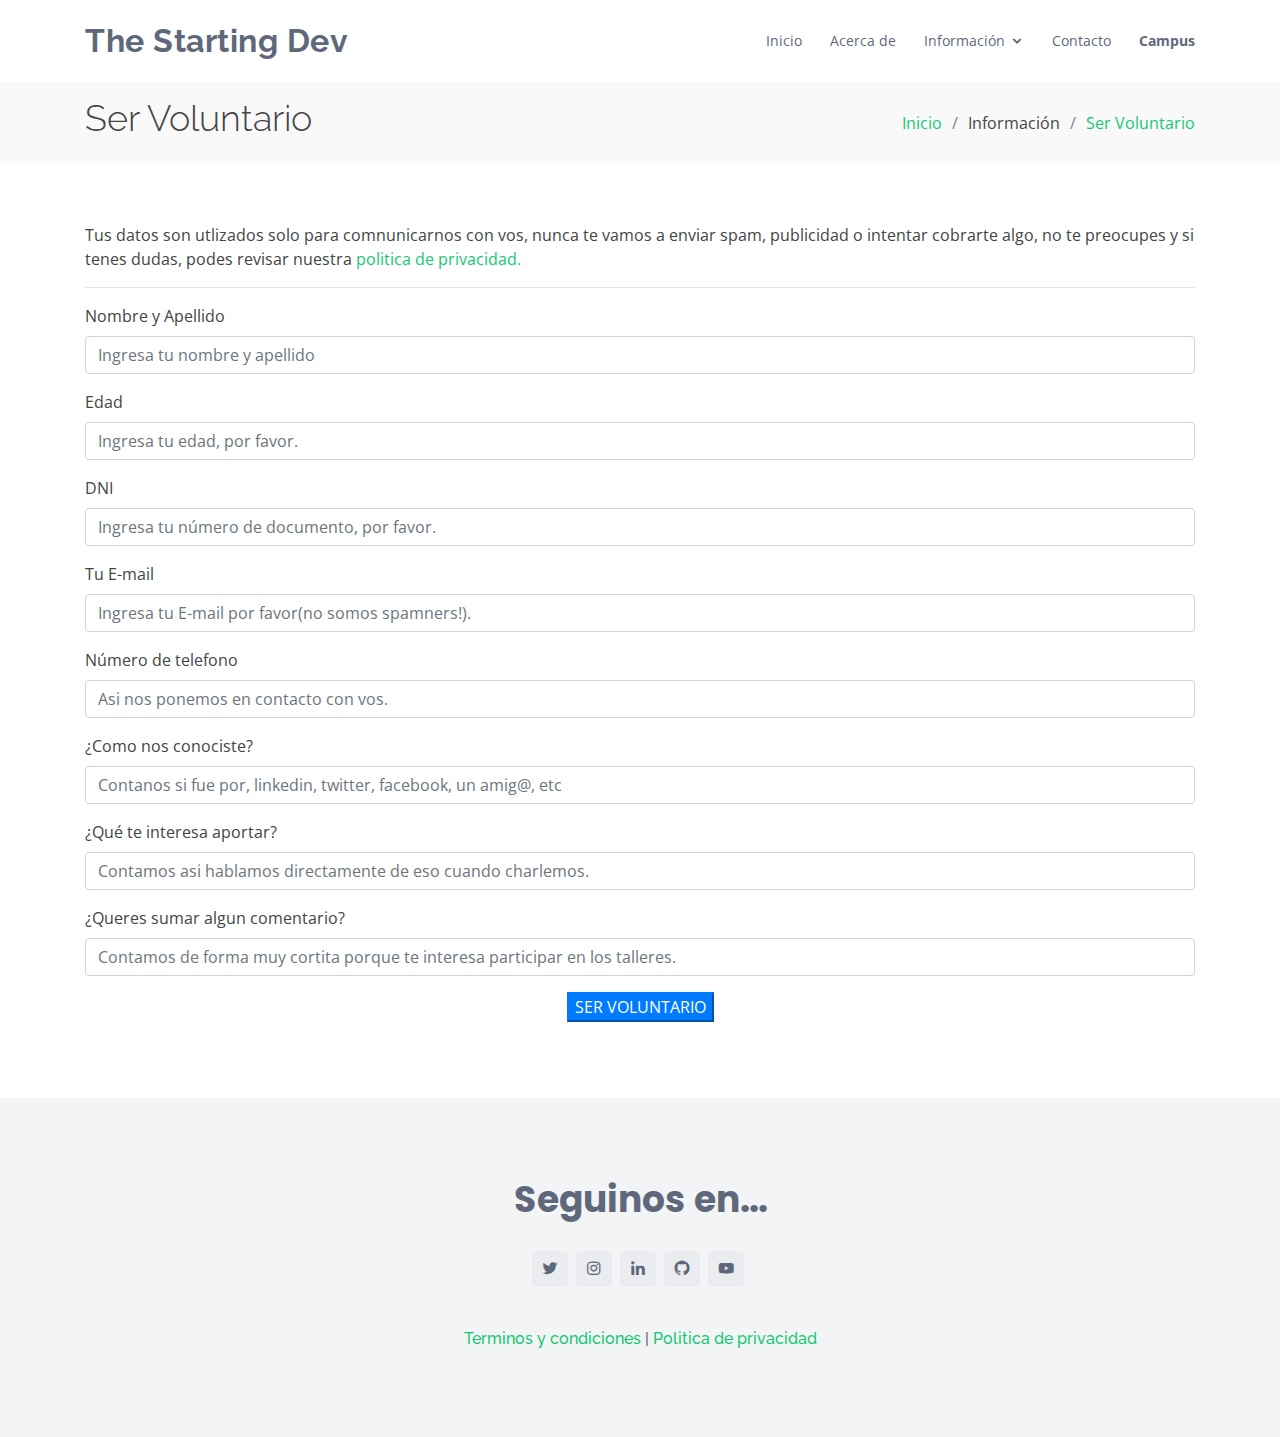
<file: voluntario.html>
<!DOCTYPE html>
<html lang="en">

<head>
  <meta charset="utf-8">
  <meta content="width=device-width, initial-scale=1.0" name="viewport">

  <title>The Starting Dev | Ser Voluntario</title>
  <meta content="" name="descriptison">
  <meta content="" name="keywords">

  <!-- Favicons -->
  <link href="assets/img/favicon.png" rel="icon">
  <link href="assets/img/apple-touch-icon.png" rel="apple-touch-icon">

  <!-- Google Fonts -->
  <link href="https://fonts.googleapis.com/css?family=Open+Sans:300,300i,400,400i,600,600i,700,700i|Raleway:300,300i,400,400i,500,500i,600,600i,700,700i|Poppins:300,300i,400,400i,500,500i,600,600i,700,700i" rel="stylesheet">

  <!-- Vendor CSS Files -->
  <link href="assets/vendor/bootstrap/css/bootstrap.min.css" rel="stylesheet">
  <link href="assets/vendor/icofont/icofont.min.css" rel="stylesheet">
  <link href="assets/vendor/boxicons/css/boxicons.min.css" rel="stylesheet">
  <link href="assets/vendor/venobox/venobox.css" rel="stylesheet">
  <link href="assets/vendor/owl.carousel/assets/owl.carousel.min.css" rel="stylesheet">

  <!-- Template Main CSS File -->
  <link href="assets/css/style.css" rel="stylesheet">
</head>

<body>

  <!-- ======= Header ======= -->
  <header id="header" class="fixed-top">
    <div class="container d-flex align-items-center">
      <h1 class="logo mr-auto"><a href="index.html">The Starting Dev</a></h1>
      <!-- Uncomment below if you prefer to use an image logo -->
      <!-- <a href="index.html" class="logo mr-auto"><img src="assets/img/logo.png" alt="" class="img-fluid"></a>-->

      <nav class="nav-menu d-none d-lg-block">
        <ul>
          <li><a href="./index.html">Inicio</a></li>
          <li><a href="./acerca.html">Acerca de</a></li>
          <li class="drop-down">
            <a  href="#">Información</a>
            <ul>
              <li><a href="./consejos.html">Consejos Dev</a></li>
              <li><a href="./recursos.html">Recursos gratis</a></li>
              <li ><a href="./inscripcion.html">Inscripción</a></li>
              <li class="active"><a href="./voluntario.html">Ser Voluntario</a></li>
              <li><a href="./ideas.html">Aportar Ideas</a></li>
              <li><a href="./conducta.html">Codigo de Conducta</a></li>
              <li><a href="./roadmap.html">Roadmap / Programa</a></li>
            </ul>
          </li>
          <li><a href="./contacto.html">Contacto</a></li>
          <li><a href="/campus/"><b>Campus</b></a></li>
        </ul>
      </nav>
    </div>
  </header>
  <!-- End Header -->

  <main id="main">

    <!-- ======= Breadcrumbs ======= -->
    <section class="breadcrumbs">
      <div class="container">

        <div class="d-flex justify-content-between align-items-center">
          <h2>Ser Voluntario</h2>
          <ol>
            <li><a href="index.html">Inicio</a></li>
            <li>Información</li>
            <li><a href="./inscripcion.html">Ser Voluntario</a></li>
          </ol>
        </div>

      </div>
    </section><!-- End Breadcrumbs -->

    <section class="inner-page">
      <div class="container">
        <p>

        Tus datos son utlizados solo para comnunicarnos con vos, nunca te vamos a enviar spam, publicidad o intentar cobrarte algo,
        no te preocupes y si tenes dudas, podes revisar nuestra <a href="#">politica de privacidad.</a>
        <hr>

            <form class="form-group" action="./forms/voluntarios_form.php" method="post" id="sumar_voluntario">
                <p>
                  <label for="nombreApellido">Nombre y Apellido</label>
                  <input
                    type="text"
                    class="form-control"
                    placeholder="Ingresa tu nombre y apellido"
                    name="nombreApellido"
                    id="nombreApellido"
                    required
                  />
                </p>
                <p>
                  <label for="edad">Edad</label>
                  <input
                    type="text"
                    class="form-control"
                    placeholder="Ingresa tu edad, por favor."
                    name="edad"
                    id="edad"
                    required
                  />
                </p>
                <p>
                  <label for="dni">DNI</label>
                  <input
                    type="text"
                    class="form-control"
                    placeholder="Ingresa tu número de documento, por favor."
                    name="dni"
                    id="dni"
                    required
                  />
                </p>
                <p>
                  <label for="email">Tu E-mail</label>
                  <input
                    type="text"
                    class="form-control"
                    placeholder="Ingresa tu E-mail por favor(no somos spamners!)."
                    name="email"
                    id="email"
                    required
                  />
                </p>
                <p>
                  <label for="telefono">Número de telefono</label>
                  <input
                    type="text"
                    class="form-control maskCash"
                    placeholder="Asi nos ponemos en contacto con vos."
                    name="telefono"
                    id="telefono"
                    required
                  />
                </p>
                <p>
                    <label for="comoNosConociste">¿Como nos conociste?</label>
                    <input
                      type="text"
                      class="form-control"
                      placeholder="Contanos si fue por, linkedin, twitter, facebook, un amig@, etc"
                      name="comoNosConociste"
                      id="comoNosConociste"
                    />
                  </p>
                <p>
                    <label for="aportar">¿Qué te interesa aportar?</label>
                    <input
                      type="text"
                      class="form-control"
                      placeholder="Contamos asi hablamos directamente de eso cuando charlemos."
                      name="aportar"
                      id="aportar"
                    />
                </p>
                <p>
                  <label for="comentario">¿Queres sumar algun comentario?</label>
                  <input
                    type="text"
                    class="form-control maskAge"
                    placeholder="Contamos de forma muy cortita porque te interesa participar en los talleres."
                    name="comentario"
                    id="comentario"
                    required
                  />
                </p>
                <center>
                  <input
                    type="submit"
                    class="btn-primary btn-large"
                    value="SER VOLUNTARIO"
                   />
                </center>
              </form>
            </div>
          </div>


        </p>
      </div>
    </section>

  </main><!-- End #main -->

<!-- ======= Footer ======= -->
<footer id="footer">
    <div class="footer-top">
      <div class="container">
        <div class="row justify-content-center">
          <div class="col-lg-6">
            <h3>Seguinos en...</h3>
          </div>
        </div>

        <div class="social-links">
          <a href="https://twitter.com/thestartingdev" target="_blank" class="twitter"><i class="bx bxl-twitter"></i></a>
          <a href="https://www.instagram.com/thestartingdev/" target="_blank" class="instagram"><i class="bx bxl-instagram"></i></a>
          <a href="https://www.linkedin.com/company/the-starting-dev" target="_blank" class="linkedin"><i class="bx bxl-linkedin"></i></a>
          <a href="https://github.com/thestartingdev" target="_blank" class="github"><i class="bx bxl-github"></i></a>
          <a href="https://www.youtube.com/channel/UC09pnxn0b-dVNS0rWotnWQQ" target="_blank" class="youtube"><i class="bx bxl-youtube"></i></a>
        </div>
        <br>
        <br>
        <h6><a href="./terminosCondiciones.html">Terminos y condiciones</a> | <a href="./politicaPrivacidad.html"> Politica de privacidad</a></h6>
      </div>
    </div>
  </footer>
  <!-- End Footer -->

  <a href="#" class="back-to-top"><i class="icofont-simple-up"></i></a>

  <!-- Vendor JS Files -->
  <script src="assets/vendor/jquery/jquery.min.js"></script>
  <script src="assets/vendor/bootstrap/js/bootstrap.bundle.min.js"></script>
  <script src="assets/vendor/jquery.easing/jquery.easing.min.js"></script>
  <script src="assets/vendor/php-email-form/validate.js"></script>
  <script src="assets/vendor/waypoints/jquery.waypoints.min.js"></script>
  <script src="assets/vendor/counterup/counterup.min.js"></script>
  <script src="assets/vendor/isotope-layout/isotope.pkgd.min.js"></script>
  <script src="assets/vendor/venobox/venobox.min.js"></script>
  <script src="assets/vendor/owl.carousel/owl.carousel.min.js"></script>

  <!-- Template Main JS File -->
  <script src="assets/js/main.js"></script>

</body>

</html>
</file>
<file: assets/vendor/venobox/venobox.css>
/* ------ venobox.css --------*/
.vbox-overlay *, .vbox-overlay *:before, .vbox-overlay *:after{
    -webkit-backface-visibility: hidden;
    -webkit-box-sizing:border-box;
    -moz-box-sizing:border-box;
    box-sizing:border-box;
}
.vbox-overlay * { 
    -webkit-backface-visibility: visible;
    backface-visibility: visible;
}
.vbox-overlay{
    display: -webkit-flex;
    display: flex;
    -webkit-flex-direction: column;
    flex-direction: column;
    -webkit-justify-content: center;
    justify-content: center;
    -webkit-align-items: center;
    align-items: center;
    position: fixed;
    left: 0;
    top: 0;
    bottom: 0;
    right: 0;
    z-index: 999999;
}

/* ----- navigation ----- */
.vbox-title{
    width: 100%;
    height: 40px;
    float: left;
    text-align: center;
    line-height: 28px;
    font-size: 12px;
    padding: 6px 50px;
    overflow: hidden;
    position: fixed;
    display: none;
    left: 0;
    z-index: 89;
}
.vbox-close{
    cursor: pointer;
    position: fixed;
    top: -1px;
    right: 0;
    width: 50px;
    height: 40px;
    padding: 6px;
    display: block;
    background-position:10px center;
    overflow: hidden;
    font-size: 24px;
    line-height: 1;
    text-align: center;
    z-index: 99;
}
.vbox-left{
    cursor: pointer;
    position: fixed;
    left: 0;
    height: 40px;
    overflow: hidden;
    line-height: 28px;
    font-size: 12px;
    z-index: 99;
    display: flex;
    align-items:center;
}
.vbox-num{
    display: inline-block;
    margin: 6px 0 6px 15px;
}
/* ----- Social share ----- */
.vbox-share{
    line-height: 28px;
    font-size: 12px;
    overflow: hidden;
    position: fixed;
    left: 0;
    z-index: 98;
    display: flex;
    align-items:center;
    justify-content: center;
    width: 100%;
    text-align: center;
}
.vbox-share svg{
    max-height: 28px;
    width: 28px;
    z-index: 10;
    margin-left: 12px;
    margin-top: 6px;
    margin-bottom: 6px;
    vertical-align: middle;
}


/* ----- navigation ARROWS ----- */
.vbox-next, .vbox-prev{
    position: fixed;
    top: 50%;
    margin-top: -15px;
    overflow: hidden;
    cursor: pointer;
    display: block;
    width: 45px;
    height: 45px;
    z-index: 99;
}
.vbox-next span, .vbox-prev span{
    position: relative;
    width: 20px;
    height: 20px;
    border: 2px solid transparent;
    border-top-color: #B6B6B6;
    border-right-color: #B6B6B6;
    text-indent: -100px;
    position: absolute;
    top: 8px;
    display: block;
}
.vbox-prev{
    left: 15px;
}
.vbox-next{
    right: 15px;
}
.vbox-prev span{
    left: 10px;
    -ms-transform: rotate(-135deg);
    -webkit-transform: rotate(-135deg);
    transform: rotate(-135deg);
}
.vbox-next span{
    -ms-transform: rotate(45deg);
    -webkit-transform: rotate(45deg);
    transform: rotate(45deg);
    right: 10px;
}
/* ------- inline window ------ */
.vbox-inline{
    width: 420px;
    height: 315px;
    height: 70vh;
    padding: 10px;
    background: #fff;
    margin: 0 auto;
    overflow: auto;
    text-align: left;
}
/* ------- Video & iFrames window ------ */
.venoframe{
    max-width: 100%;
    width: 100%;
    border: none;
    width: 100%;
    height: 260px;
    height: 70vh;
}
.venoframe.vbvid{
    height: 260px;
}
@media (min-width: 768px) {
    .venoframe, .vbox-inline{
        width: 90%;
        height: 360px;
        height: 70vh;
    }
    .venoframe.vbvid{
        width: 640px;
        height: 360px;
    }
}
@media (min-width: 992px) {
    .venoframe, .vbox-inline{
        max-width: 1200px;
        width: 80%;
        height: 540px;
        height: 70vh;
    }
    .venoframe.vbvid{
        width: 960px;
        height: 540px;
    }
}
/* 
Please do NOT edit this part! 
or at least read this note: http://i.imgur.com/7C0ws9e.gif
*/
.vbox-open{
    overflow: hidden;
}
.vbox-container{
    position: absolute;
    left: 0;
    right: 0;
    top: 0;
    bottom: 0;
    overflow-x: hidden;
    overflow-y: scroll;
    overflow-scrolling: touch;
    -webkit-overflow-scrolling: touch;
    z-index: 20;
    max-height: 100%;

}

.vbox-content{
    text-align: center;
    float: left;
    width: 100%;
    position: relative;
    overflow: hidden;
    padding: 20px 4%;
}
.vbox-container img{
    max-width: 100%;
    height: auto;
}
.vbox-figlio{
    box-shadow: 0 0 12px rgba(0,0,0,0.19), 0 6px 6px rgba(0,0,0,0.23);
    max-width: 100%;
    text-align: initial;
}
img.vbox-figlio{
    -webkit-user-select: none;
-khtml-user-select: none;
-moz-user-select: none;
-o-user-select: none;
user-select: none;
}
.vbox-content.swipe-left{
    margin-left: -200px !important;
}
.vbox-content.swipe-right{
    margin-left: 200px !important;
}
.vbox-animated{
    webkit-transition: margin 300ms ease-out;
    transition: margin 300ms ease-out;
}

/* ---------- preloader ----------
 * SPINKIT 
 * http://tobiasahlin.com/spinkit/
-------------------------------- */
.sk-double-bounce,.sk-rotating-plane{width:40px;height:40px;margin:40px auto}.sk-rotating-plane{background-color:#333;-webkit-animation:sk-rotatePlane 1.2s infinite ease-in-out;animation:sk-rotatePlane 1.2s infinite ease-in-out}@-webkit-keyframes sk-rotatePlane{0%{-webkit-transform:perspective(120px) rotateX(0) rotateY(0);transform:perspective(120px) rotateX(0) rotateY(0)}50%{-webkit-transform:perspective(120px) rotateX(-180.1deg) rotateY(0);transform:perspective(120px) rotateX(-180.1deg) rotateY(0)}100%{-webkit-transform:perspective(120px) rotateX(-180deg) rotateY(-179.9deg);transform:perspective(120px) rotateX(-180deg) rotateY(-179.9deg)}}@keyframes sk-rotatePlane{0%{-webkit-transform:perspective(120px) rotateX(0) rotateY(0);transform:perspective(120px) rotateX(0) rotateY(0)}50%{-webkit-transform:perspective(120px) rotateX(-180.1deg) rotateY(0);transform:perspective(120px) rotateX(-180.1deg) rotateY(0)}100%{-webkit-transform:perspective(120px) rotateX(-180deg) rotateY(-179.9deg);transform:perspective(120px) rotateX(-180deg) rotateY(-179.9deg)}}.sk-double-bounce{position:relative}.sk-double-bounce .sk-child{width:100%;height:100%;border-radius:50%;background-color:#333;opacity:.6;position:absolute;top:0;left:0;-webkit-animation:sk-doubleBounce 2s infinite ease-in-out;animation:sk-doubleBounce 2s infinite ease-in-out}.sk-chasing-dots .sk-child,.sk-spinner-pulse,.sk-three-bounce .sk-child{background-color:#333;border-radius:100%}.sk-double-bounce .sk-double-bounce2{-webkit-animation-delay:-1s;animation-delay:-1s}@-webkit-keyframes sk-doubleBounce{0%,100%{-webkit-transform:scale(0);transform:scale(0)}50%{-webkit-transform:scale(1);transform:scale(1)}}@keyframes sk-doubleBounce{0%,100%{-webkit-transform:scale(0);transform:scale(0)}50%{-webkit-transform:scale(1);transform:scale(1)}}.sk-wave{margin:40px auto;width:50px;height:40px;text-align:center;font-size:10px}.sk-wave .sk-rect{background-color:#333;height:100%;width:6px;display:inline-block;-webkit-animation:sk-waveStretchDelay 1.2s infinite ease-in-out;animation:sk-waveStretchDelay 1.2s infinite ease-in-out}.sk-wave .sk-rect1{-webkit-animation-delay:-1.2s;animation-delay:-1.2s}.sk-wave .sk-rect2{-webkit-animation-delay:-1.1s;animation-delay:-1.1s}.sk-wave .sk-rect3{-webkit-animation-delay:-1s;animation-delay:-1s}.sk-wave .sk-rect4{-webkit-animation-delay:-.9s;animation-delay:-.9s}.sk-wave .sk-rect5{-webkit-animation-delay:-.8s;animation-delay:-.8s}@-webkit-keyframes sk-waveStretchDelay{0%,100%,40%{-webkit-transform:scaleY(.4);transform:scaleY(.4)}20%{-webkit-transform:scaleY(1);transform:scaleY(1)}}@keyframes sk-waveStretchDelay{0%,100%,40%{-webkit-transform:scaleY(.4);transform:scaleY(.4)}20%{-webkit-transform:scaleY(1);transform:scaleY(1)}}.sk-wandering-cubes{margin:40px auto;width:40px;height:40px;position:relative}.sk-wandering-cubes .sk-cube{background-color:#333;width:10px;height:10px;position:absolute;top:0;left:0;-webkit-animation:sk-wanderingCube 1.8s ease-in-out -1.8s infinite both;animation:sk-wanderingCube 1.8s ease-in-out -1.8s infinite both}.sk-chasing-dots,.sk-spinner-pulse{width:40px;height:40px;margin:40px auto}.sk-wandering-cubes .sk-cube2{-webkit-animation-delay:-.9s;animation-delay:-.9s}@-webkit-keyframes sk-wanderingCube{0%{-webkit-transform:rotate(0);transform:rotate(0)}25%{-webkit-transform:translateX(30px) rotate(-90deg) scale(.5);transform:translateX(30px) rotate(-90deg) scale(.5)}50%{-webkit-transform:translateX(30px) translateY(30px) rotate(-179deg);transform:translateX(30px) translateY(30px) rotate(-179deg)}50.1%{-webkit-transform:translateX(30px) translateY(30px) rotate(-180deg);transform:translateX(30px) translateY(30px) rotate(-180deg)}75%{-webkit-transform:translateX(0) translateY(30px) rotate(-270deg) scale(.5);transform:translateX(0) translateY(30px) rotate(-270deg) scale(.5)}100%{-webkit-transform:rotate(-360deg);transform:rotate(-360deg)}}@keyframes sk-wanderingCube{0%{-webkit-transform:rotate(0);transform:rotate(0)}25%{-webkit-transform:translateX(30px) rotate(-90deg) scale(.5);transform:translateX(30px) rotate(-90deg) scale(.5)}50%{-webkit-transform:translateX(30px) translateY(30px) rotate(-179deg);transform:translateX(30px) translateY(30px) rotate(-179deg)}50.1%{-webkit-transform:translateX(30px) translateY(30px) rotate(-180deg);transform:translateX(30px) translateY(30px) rotate(-180deg)}75%{-webkit-transform:translateX(0) translateY(30px) rotate(-270deg) scale(.5);transform:translateX(0) translateY(30px) rotate(-270deg) scale(.5)}100%{-webkit-transform:rotate(-360deg);transform:rotate(-360deg)}}.sk-spinner-pulse{-webkit-animation:sk-pulseScaleOut 1s infinite ease-in-out;animation:sk-pulseScaleOut 1s infinite ease-in-out}@-webkit-keyframes sk-pulseScaleOut{0%{-webkit-transform:scale(0);transform:scale(0)}100%{-webkit-transform:scale(1);transform:scale(1);opacity:0}}@keyframes sk-pulseScaleOut{0%{-webkit-transform:scale(0);transform:scale(0)}100%{-webkit-transform:scale(1);transform:scale(1);opacity:0}}.sk-chasing-dots{position:relative;text-align:center;-webkit-animation:sk-chasingDotsRotate 2s infinite linear;animation:sk-chasingDotsRotate 2s infinite linear}.sk-chasing-dots .sk-child{width:60%;height:60%;display:inline-block;position:absolute;top:0;-webkit-animation:sk-chasingDotsBounce 2s infinite ease-in-out;animation:sk-chasingDotsBounce 2s infinite ease-in-out}.sk-chasing-dots .sk-dot2{top:auto;bottom:0;-webkit-animation-delay:-1s;animation-delay:-1s}@-webkit-keyframes sk-chasingDotsRotate{100%{-webkit-transform:rotate(360deg);transform:rotate(360deg)}}@keyframes sk-chasingDotsRotate{100%{-webkit-transform:rotate(360deg);transform:rotate(360deg)}}@-webkit-keyframes sk-chasingDotsBounce{0%,100%{-webkit-transform:scale(0);transform:scale(0)}50%{-webkit-transform:scale(1);transform:scale(1)}}@keyframes sk-chasingDotsBounce{0%,100%{-webkit-transform:scale(0);transform:scale(0)}50%{-webkit-transform:scale(1);transform:scale(1)}}.sk-three-bounce{margin:40px auto;width:80px;text-align:center}.sk-three-bounce .sk-child{width:20px;height:20px;display:inline-block;-webkit-animation:sk-three-bounce 1.4s ease-in-out 0s infinite both;animation:sk-three-bounce 1.4s ease-in-out 0s infinite both}.sk-circle .sk-child:before,.sk-fading-circle .sk-circle:before{display:block;border-radius:100%;content:'';background-color:#333}.sk-three-bounce .sk-bounce1{-webkit-animation-delay:-.32s;animation-delay:-.32s}.sk-three-bounce .sk-bounce2{-webkit-animation-delay:-.16s;animation-delay:-.16s}@-webkit-keyframes sk-three-bounce{0%,100%,80%{-webkit-transform:scale(0);transform:scale(0)}40%{-webkit-transform:scale(1);transform:scale(1)}}@keyframes sk-three-bounce{0%,100%,80%{-webkit-transform:scale(0);transform:scale(0)}40%{-webkit-transform:scale(1);transform:scale(1)}}.sk-circle{margin:40px auto;width:40px;height:40px;position:relative}.sk-circle .sk-child{width:100%;height:100%;position:absolute;left:0;top:0}.sk-circle .sk-child:before{margin:0 auto;width:15%;height:15%;-webkit-animation:sk-circleBounceDelay 1.2s infinite ease-in-out both;animation:sk-circleBounceDelay 1.2s infinite ease-in-out both}.sk-circle .sk-circle2{-webkit-transform:rotate(30deg);-ms-transform:rotate(30deg);transform:rotate(30deg)}.sk-circle .sk-circle3{-webkit-transform:rotate(60deg);-ms-transform:rotate(60deg);transform:rotate(60deg)}.sk-circle .sk-circle4{-webkit-transform:rotate(90deg);-ms-transform:rotate(90deg);transform:rotate(90deg)}.sk-circle .sk-circle5{-webkit-transform:rotate(120deg);-ms-transform:rotate(120deg);transform:rotate(120deg)}.sk-circle .sk-circle6{-webkit-transform:rotate(150deg);-ms-transform:rotate(150deg);transform:rotate(150deg)}.sk-circle .sk-circle7{-webkit-transform:rotate(180deg);-ms-transform:rotate(180deg);transform:rotate(180deg)}.sk-circle .sk-circle8{-webkit-transform:rotate(210deg);-ms-transform:rotate(210deg);transform:rotate(210deg)}.sk-circle .sk-circle9{-webkit-transform:rotate(240deg);-ms-transform:rotate(240deg);transform:rotate(240deg)}.sk-circle .sk-circle10{-webkit-transform:rotate(270deg);-ms-transform:rotate(270deg);transform:rotate(270deg)}.sk-circle .sk-circle11{-webkit-transform:rotate(300deg);-ms-transform:rotate(300deg);transform:rotate(300deg)}.sk-circle .sk-circle12{-webkit-transform:rotate(330deg);-ms-transform:rotate(330deg);transform:rotate(330deg)}.sk-circle .sk-circle2:before{-webkit-animation-delay:-1.1s;animation-delay:-1.1s}.sk-circle .sk-circle3:before{-webkit-animation-delay:-1s;animation-delay:-1s}.sk-circle .sk-circle4:before{-webkit-animation-delay:-.9s;animation-delay:-.9s}.sk-circle .sk-circle5:before{-webkit-animation-delay:-.8s;animation-delay:-.8s}.sk-circle .sk-circle6:before{-webkit-animation-delay:-.7s;animation-delay:-.7s}.sk-circle .sk-circle7:before{-webkit-animation-delay:-.6s;animation-delay:-.6s}.sk-circle .sk-circle8:before{-webkit-animation-delay:-.5s;animation-delay:-.5s}.sk-circle .sk-circle9:before{-webkit-animation-delay:-.4s;animation-delay:-.4s}.sk-circle .sk-circle10:before{-webkit-animation-delay:-.3s;animation-delay:-.3s}.sk-circle .sk-circle11:before{-webkit-animation-delay:-.2s;animation-delay:-.2s}.sk-circle .sk-circle12:before{-webkit-animation-delay:-.1s;animation-delay:-.1s}@-webkit-keyframes sk-circleBounceDelay{0%,100%,80%{-webkit-transform:scale(0);transform:scale(0)}40%{-webkit-transform:scale(1);transform:scale(1)}}@keyframes sk-circleBounceDelay{0%,100%,80%{-webkit-transform:scale(0);transform:scale(0)}40%{-webkit-transform:scale(1);transform:scale(1)}}.sk-cube-grid{width:40px;height:40px;margin:40px auto}.sk-cube-grid .sk-cube{width:33.33%;height:33.33%;background-color:#333;float:left;-webkit-animation:sk-cubeGridScaleDelay 1.3s infinite ease-in-out;animation:sk-cubeGridScaleDelay 1.3s infinite ease-in-out}.sk-cube-grid .sk-cube1{-webkit-animation-delay:.2s;animation-delay:.2s}.sk-cube-grid .sk-cube2{-webkit-animation-delay:.3s;animation-delay:.3s}.sk-cube-grid .sk-cube3{-webkit-animation-delay:.4s;animation-delay:.4s}.sk-cube-grid .sk-cube4{-webkit-animation-delay:.1s;animation-delay:.1s}.sk-cube-grid .sk-cube5{-webkit-animation-delay:.2s;animation-delay:.2s}.sk-cube-grid .sk-cube6{-webkit-animation-delay:.3s;animation-delay:.3s}.sk-cube-grid .sk-cube7{-webkit-animation-delay:0ms;animation-delay:0ms}.sk-cube-grid .sk-cube8{-webkit-animation-delay:.1s;animation-delay:.1s}.sk-cube-grid .sk-cube9{-webkit-animation-delay:.2s;animation-delay:.2s}@-webkit-keyframes sk-cubeGridScaleDelay{0%,100%,70%{-webkit-transform:scale3D(1,1,1);transform:scale3D(1,1,1)}35%{-webkit-transform:scale3D(0,0,1);transform:scale3D(0,0,1)}}@keyframes sk-cubeGridScaleDelay{0%,100%,70%{-webkit-transform:scale3D(1,1,1);transform:scale3D(1,1,1)}35%{-webkit-transform:scale3D(0,0,1);transform:scale3D(0,0,1)}}.sk-fading-circle{margin:40px auto;width:40px;height:40px;position:relative}.sk-fading-circle .sk-circle{width:100%;height:100%;position:absolute;left:0;top:0}.sk-fading-circle .sk-circle:before{margin:0 auto;width:15%;height:15%;-webkit-animation:sk-circleFadeDelay 1.2s infinite ease-in-out both;animation:sk-circleFadeDelay 1.2s infinite ease-in-out both}.sk-fading-circle .sk-circle2{-webkit-transform:rotate(30deg);-ms-transform:rotate(30deg);transform:rotate(30deg)}.sk-fading-circle .sk-circle3{-webkit-transform:rotate(60deg);-ms-transform:rotate(60deg);transform:rotate(60deg)}.sk-fading-circle .sk-circle4{-webkit-transform:rotate(90deg);-ms-transform:rotate(90deg);transform:rotate(90deg)}.sk-fading-circle .sk-circle5{-webkit-transform:rotate(120deg);-ms-transform:rotate(120deg);transform:rotate(120deg)}.sk-fading-circle .sk-circle6{-webkit-transform:rotate(150deg);-ms-transform:rotate(150deg);transform:rotate(150deg)}.sk-fading-circle .sk-circle7{-webkit-transform:rotate(180deg);-ms-transform:rotate(180deg);transform:rotate(180deg)}.sk-fading-circle .sk-circle8{-webkit-transform:rotate(210deg);-ms-transform:rotate(210deg);transform:rotate(210deg)}.sk-fading-circle .sk-circle9{-webkit-transform:rotate(240deg);-ms-transform:rotate(240deg);transform:rotate(240deg)}.sk-fading-circle .sk-circle10{-webkit-transform:rotate(270deg);-ms-transform:rotate(270deg);transform:rotate(270deg)}.sk-fading-circle .sk-circle11{-webkit-transform:rotate(300deg);-ms-transform:rotate(300deg);transform:rotate(300deg)}.sk-fading-circle .sk-circle12{-webkit-transform:rotate(330deg);-ms-transform:rotate(330deg);transform:rotate(330deg)}.sk-fading-circle .sk-circle2:before{-webkit-animation-delay:-1.1s;animation-delay:-1.1s}.sk-fading-circle .sk-circle3:before{-webkit-animation-delay:-1s;animation-delay:-1s}.sk-fading-circle .sk-circle4:before{-webkit-animation-delay:-.9s;animation-delay:-.9s}.sk-fading-circle .sk-circle5:before{-webkit-animation-delay:-.8s;animation-delay:-.8s}.sk-fading-circle .sk-circle6:before{-webkit-animation-delay:-.7s;animation-delay:-.7s}.sk-fading-circle .sk-circle7:before{-webkit-animation-delay:-.6s;animation-delay:-.6s}.sk-fading-circle .sk-circle8:before{-webkit-animation-delay:-.5s;animation-delay:-.5s}.sk-fading-circle .sk-circle9:before{-webkit-animation-delay:-.4s;animation-delay:-.4s}.sk-fading-circle .sk-circle10:before{-webkit-animation-delay:-.3s;animation-delay:-.3s}.sk-fading-circle .sk-circle11:before{-webkit-animation-delay:-.2s;animation-delay:-.2s}.sk-fading-circle .sk-circle12:before{-webkit-animation-delay:-.1s;animation-delay:-.1s}@-webkit-keyframes sk-circleFadeDelay{0%,100%,39%{opacity:0}40%{opacity:1}}@keyframes sk-circleFadeDelay{0%,100%,39%{opacity:0}40%{opacity:1}}.sk-folding-cube{margin:40px auto;width:40px;height:40px;position:relative;-webkit-transform:rotateZ(45deg);transform:rotateZ(45deg)}.sk-folding-cube .sk-cube{float:left;width:50%;height:50%;position:relative;-webkit-transform:scale(1.1);-ms-transform:scale(1.1);transform:scale(1.1)}.sk-folding-cube .sk-cube:before{content:'';position:absolute;top:0;left:0;width:100%;height:100%;background-color:#333;-webkit-animation:sk-foldCubeAngle 2.4s infinite linear both;animation:sk-foldCubeAngle 2.4s infinite linear both;-webkit-transform-origin:100% 100%;-ms-transform-origin:100% 100%;transform-origin:100% 100%}.sk-folding-cube .sk-cube2{-webkit-transform:scale(1.1) rotateZ(90deg);transform:scale(1.1) rotateZ(90deg)}.sk-folding-cube .sk-cube3{-webkit-transform:scale(1.1) rotateZ(180deg);transform:scale(1.1) rotateZ(180deg)}.sk-folding-cube .sk-cube4{-webkit-transform:scale(1.1) rotateZ(270deg);transform:scale(1.1) rotateZ(270deg)}.sk-folding-cube .sk-cube2:before{-webkit-animation-delay:.3s;animation-delay:.3s}.sk-folding-cube .sk-cube3:before{-webkit-animation-delay:.6s;animation-delay:.6s}.sk-folding-cube .sk-cube4:before{-webkit-animation-delay:.9s;animation-delay:.9s}@-webkit-keyframes sk-foldCubeAngle{0%,10%{-webkit-transform:perspective(140px) rotateX(-180deg);transform:perspective(140px) rotateX(-180deg);opacity:0}25%,75%{-webkit-transform:perspective(140px) rotateX(0);transform:perspective(140px) rotateX(0);opacity:1}100%,90%{-webkit-transform:perspective(140px) rotateY(180deg);transform:perspective(140px) rotateY(180deg);opacity:0}}@keyframes sk-foldCubeAngle{0%,10%{-webkit-transform:perspective(140px) rotateX(-180deg);transform:perspective(140px) rotateX(-180deg);opacity:0}25%,75%{-webkit-transform:perspective(140px) rotateX(0);transform:perspective(140px) rotateX(0);opacity:1}100%,90%{-webkit-transform:perspective(140px) rotateY(180deg);transform:perspective(140px) rotateY(180deg);opacity:0}}
</file>
<file: assets/css/style.css>
/**
* Template Name: eNno - v2.1.0
* Template URL: https://bootstrapmade.com/enno-free-simple-bootstrap-template/
* Author: BootstrapMade.com
* License: https://bootstrapmade.com/license/
*/

/*--------------------------------------------------------------
# General
--------------------------------------------------------------*/
body {
  font-family: "Open Sans", sans-serif;
  color: #444444;
}

a {
  color: #14c871;
}

a:hover {
  color: #206bfb;
  text-decoration: none;
}

h1,
h2,
h3,
h4,
h5,
h6 {
  font-family: "Raleway", sans-serif;
}

/*--------------------------------------------------------------
# Back to top button
--------------------------------------------------------------*/
.back-to-top {
  position: fixed;
  display: none;
  right: 15px;
  bottom: 15px;
  z-index: 99999;
}

.back-to-top i {
  display: flex;
  align-items: center;
  justify-content: center;
  font-size: 24px;
  width: 40px;
  height: 40px;
  border-radius: 4px;
  background: #16df7e;
  color: #fff;
  transition: all 0.4s;
}

.back-to-top i:hover {
  background: #206bfb;
  color: #fff;
}

/*--------------------------------------------------------------
# Header
--------------------------------------------------------------*/
#header {
  background: #fff;
  transition: all 0.5s;
  z-index: 997;
  padding: 20px 0;
}

#header.header-scrolled {
  box-shadow: 0px 2px 15px rgba(0, 0, 0, 0.1);
  padding: 12px 0;
}

#header .logo {
  font-size: 32px;
  margin: 0;
  padding: 0;
  line-height: 1;
  font-weight: 700;
  letter-spacing: 0.5px;
}

#header .logo a {
  color: #5f687b;
}

#header .logo img {
  max-height: 40px;
}

@media (max-width: 991px) {
  #header {
    padding: 12px 0;
  }
}

/*--------------------------------------------------------------
# Navigation Menu
--------------------------------------------------------------*/
/* Desktop Navigation */
.nav-menu ul {
  margin: 0;
  padding: 0;
  list-style: none;
}

.nav-menu > ul {
  display: flex;
}

.nav-menu > ul > li {
  position: relative;
  white-space: nowrap;
  padding: 10px 0 10px 28px;
}

.nav-menu a {
  display: block;
  position: relative;
  color: #5f687b;
  transition: 0.3s;
  font-size: 14px;
  font-family: "Open Sans", sans-serif;
}

.nav-menu a:hover,
.nav-menu .active > a,
.nav-menu li:hover > a {
  color: #14c871;
}

.nav-menu .drop-down ul {
  display: block;
  position: absolute;
  left: 14px;
  top: calc(100% + 30px);
  z-index: 99;
  opacity: 0;
  visibility: hidden;
  padding: 10px 0;
  background: #fff;
  box-shadow: 0px 0px 30px rgba(127, 137, 161, 0.25);
  transition: 0.3s;
}

.nav-menu .drop-down:hover > ul {
  opacity: 1;
  top: 100%;
  visibility: visible;
}

.nav-menu .drop-down li {
  min-width: 180px;
  position: relative;
}

.nav-menu .drop-down ul a {
  padding: 10px 20px;
  font-size: 14px;
  font-weight: 500;
  text-transform: none;
  color: #5f687b;
}

.nav-menu .drop-down ul a:hover,
.nav-menu .drop-down ul .active > a,
.nav-menu .drop-down ul li:hover > a {
  color: #14c871;
}

.nextws {
  padding-bottom: 30px;
  text-align: center;
}

.nextwsDate {
  padding-bottom: 30px;
  color: #14c871;
  text-align: center;
}

.nav-menu .drop-down > a:after {
  content: "\ea99";
  font-family: IcoFont;
  padding-left: 5px;
}

.nav-menu .drop-down .drop-down ul {
  top: 0;
  left: calc(100% - 30px);
}

.nav-menu .drop-down .drop-down:hover > ul {
  opacity: 1;
  top: 0;
  left: 100%;
}

.nav-menu .drop-down .drop-down > a {
  padding-right: 35px;
}

.nav-menu .drop-down .drop-down > a:after {
  content: "\eaa0";
  font-family: IcoFont;
  position: absolute;
  right: 15px;
}

@media (max-width: 1366px) {
  .nav-menu .drop-down .drop-down ul {
    left: -90%;
  }
  .nav-menu .drop-down .drop-down:hover > ul {
    left: -100%;
  }
  .nav-menu .drop-down .drop-down > a:after {
    content: "\ea9d";
  }
}

/* Get Startet Button */
.get-started-btn {
  margin-left: 25px;
  background: #fff;
  color: #5f687b;
  border-radius: 4px;
  padding: 8px 25px;
  white-space: nowrap;
  transition: 0.3s;
  font-size: 14px;
  display: inline-block;
  border: 1px solid #cdd1d9;
}

.get-started-btn:hover {
  background: #206bfb;
  color: #fff;
  border-color: #206bfb;
}

@media (max-width: 768px) {
  .get-started-btn {
    margin: 0 48px 0 0;
    padding: 6px 18px;
  }
}

/* Mobile Navigation */
.mobile-nav-toggle {
  position: fixed;
  top: 16px;
  right: 15px;
  z-index: 9998;
  border: 0;
  background: none;
  font-size: 24px;
  transition: all 0.4s;
  outline: none !important;
  line-height: 1;
  cursor: pointer;
  text-align: right;
}

.mobile-nav-toggle i {
  color: #5f687b;
}

.mobile-nav {
  position: fixed;
  top: 55px;
  right: 15px;
  bottom: 15px;
  left: 15px;
  z-index: 9999;
  overflow-y: auto;
  background: #fff;
  transition: ease-in-out 0.2s;
  opacity: 0;
  visibility: hidden;
  border-radius: 10px;
  padding: 10px 0;
}

.mobile-nav * {
  margin: 0;
  padding: 0;
  list-style: none;
}

.mobile-nav a {
  display: block;
  position: relative;
  color: #5f687b;
  padding: 10px 20px;
  font-weight: 500;
  outline: none;
}

.mobile-nav a:hover,
.mobile-nav .active > a,
.mobile-nav li:hover > a {
  color: #16df7e;
  text-decoration: none;
}

.mobile-nav .drop-down > a:after {
  content: "\ea99";
  font-family: IcoFont;
  padding-left: 10px;
  position: absolute;
  right: 15px;
}

.mobile-nav .active.drop-down > a:after {
  content: "\eaa1";
}

.mobile-nav .drop-down > a {
  padding-right: 35px;
}

.mobile-nav .drop-down ul {
  display: none;
  overflow: hidden;
}

.mobile-nav .drop-down li {
  padding-left: 20px;
}

.mobile-nav-overly {
  width: 100%;
  height: 100%;
  z-index: 9997;
  top: 0;
  left: 0;
  position: fixed;
  background: rgba(73, 80, 94, 0.6);
  overflow: hidden;
  display: none;
  transition: ease-in-out 0.2s;
}

.mobile-nav-active {
  overflow: hidden;
}

.mobile-nav-active .mobile-nav {
  opacity: 1;
  visibility: visible;
}

.mobile-nav-active .mobile-nav-toggle i {
  color: #fff;
}

/*--------------------------------------------------------------
# Hero Section
--------------------------------------------------------------*/
#hero {
  width: 100%;
  height: 80vh;
  background: #fff;
  padding-top: 82px;
}

#hero h1 {
  margin: 0;
  font-size: 48px;
  font-weight: 700;
  line-height: 56px;
  color: #3e4450;
}

#hero h2 {
  color: #858ea1;
  margin: 10px 0 30px 0;
  font-size: 24px;
}

#hero .btn-get-started {
  font-family: "Raleway", sans-serif;
  font-weight: 500;
  font-size: 16px;
  letter-spacing: 1px;
  display: inline-block;
  padding: 8px 30px 10px 30px;
  border-radius: 4px;
  transition: 0.5s;
  color: #fff;
  background: #16df7e;
  box-shadow: 0 8px 28px rgba(22, 223, 126, 0.45);
}

#hero .btn-get-started:hover {
  background: #206bfb;
  box-shadow: 0 8px 28px rgba(32, 107, 251, 0.45);
}

#hero .btn-watch-video {
  font-size: 16px;
  display: inline-block;
  padding: 8px 35px 8px 25px;
  transition: 0.5s;
  margin-left: 10px;
  color: #5f687b;
  position: relative;
}

#hero .btn-watch-video i {
  color: #949cac;
  font-size: 24px;
  position: absolute;
  right: 0;
  top: 8px;
}

#hero .btn-watch-video:hover i {
  color: #16df7e;
}

#hero .animated {
  animation: up-down 2s ease-in-out infinite alternate-reverse both;
}

@media (max-width: 991px) {
  #hero {
    height: 100vh;
  }
  #hero .animated {
    -webkit-animation: none;
    animation: none;
  }
  #hero .hero-img {
    text-align: center;
  }
  #hero .hero-img img {
    width: 50%;
  }
}

@media (max-width: 768px) {
  #hero h1 {
    font-size: 28px;
    line-height: 36px;
  }
  #hero h2 {
    font-size: 18px;
    line-height: 24px;
    margin-bottom: 30px;
  }
  #hero .hero-img img {
    width: 70%;
  }
}

@media (max-width: 575px) {
  #hero .hero-img img {
    width: 80%;
  }
}

@-webkit-keyframes up-down {
  0% {
    transform: translateY(10px);
  }
  100% {
    transform: translateY(-10px);
  }
}

@keyframes up-down {
  0% {
    transform: translateY(10px);
  }
  100% {
    transform: translateY(-10px);
  }
}

/*--------------------------------------------------------------
# Sections General
--------------------------------------------------------------*/
section {
  padding: 60px 0;
  overflow: hidden;
}

.section-bg {
  background-color: #f9f9fa;
}

.section-title {
  text-align: center;
  padding: 30px 0;
  position: relative;
}

.section-title h2 {
  font-size: 32px;
  font-weight: 700;
  text-transform: uppercase;
  margin-bottom: 20px;
  padding-bottom: 0;
  color: #5f687b;
  position: relative;
  z-index: 2;
}

.section-title span {
  position: absolute;
  top: 30px;
  color: #f0f1f3;
  left: 0;
  right: 0;
  z-index: 1;
  font-weight: 700;
  font-size: 52px;
  text-transform: uppercase;
  line-height: 0;
}

.section-title p {
  margin-bottom: 0;
  position: relative;
  z-index: 2;
}

@media (max-width: 575px) {
  .section-title h2 {
    font-size: 28px;
    margin-bottom: 15px;
  }
  .section-title span {
    font-size: 38px;
  }
}

/*--------------------------------------------------------------
# Featured Services
--------------------------------------------------------------*/
.featured-services {
  padding: 0;
}

.featured-services .icon-box {
  padding: 20px;
  color: #5f687b;
  background: #f9f9fa;
  border-radius: 4px;
  border: 1px solid #f9f9fa;
  transition: 0.3s;
}

.featured-services .icon {
  margin: 0 0 15px 0;
}

.featured-services .icon i {
  color: #16df7e;
  font-size: 36px;
}

.featured-services .title {
  font-weight: 600;
  margin-bottom: 15px;
  font-size: 18px;
}

.featured-services .title a {
  color: #5f687b;
  transition: 0.3s;
}

.featured-services .icon-box:hover {
  border-color: #eaecef;
}

.featured-services .icon-box:hover .title a {
  color: #16df7e;
}

.featured-services .description {
  line-height: 24px;
  font-size: 14px;
}

/*--------------------------------------------------------------
# About
--------------------------------------------------------------*/
.about .content h3 {
  font-weight: 700;
  font-size: 32px;
  color: #5f687b;
}

.about .content ul {
  list-style: none;
  padding: 0;
}

.about .content ul li {
  padding-bottom: 10px;
}

.about .content ul i {
  font-size: 20px;
  padding-right: 4px;
  color: #16df7e;
}

.about .content p:last-child {
  margin-bottom: 0;
}

/*--------------------------------------------------------------
# Counts
--------------------------------------------------------------*/
.counts {
  padding-top: 0;
}

.counts .counters span {
  font-size: 48px;
  display: block;
  color: #16df7e;
  font-weight: 700;
}

.counts .counters p {
  padding: 0;
  margin: 0 0 20px 0;
  font-family: "Raleway", sans-serif;
  font-size: 14px;
  font-weight: 600;
}

/*--------------------------------------------------------------
# Services
--------------------------------------------------------------*/
.services .icon-box {
  text-align: center;
  border: 1px solid #fff;
  padding: 80px 20px;
  transition: all ease-in-out 0.3s;
  background: #fff;
}

.services .icon-box .icon {
  margin: 0 auto;
  display: flex;
  align-items: center;
  justify-content: center;
  margin-bottom: 20px;
  transition: ease-in-out 0.3s;
}

.services .icon-box .icon i {
  color: #16df7e;
  font-size: 36px;
  transition: 0.3s;
}

.services .icon-box h4 {
  font-weight: 700;
  margin-bottom: 15px;
  font-size: 24px;
}

.services .icon-box h4 a {
  color: #5f687b;
  transition: ease-in-out 0.3s;
}

.services .icon-box p {
  line-height: 24px;
  font-size: 14px;
  margin-bottom: 0;
}

.services .icon-box:hover {
  border-color: #eaecef;
}

.services .icon-box:hover h4 a {
  color: #16df7e;
}

/*--------------------------------------------------------------
# Portfolio
--------------------------------------------------------------*/
.portfolio #portfolio-flters {
  padding: 0;
  margin: 0 auto 25px auto;
  list-style: none;
  text-align: center;
  border-radius: 50px;
}

.portfolio #portfolio-flters li {
  cursor: pointer;
  display: inline-block;
  padding: 10px 15px;
  font-size: 14px;
  font-weight: 600;
  line-height: 1;
  text-transform: uppercase;
  color: #444444;
  transition: all 0.3s ease-in-out;
}

.portfolio #portfolio-flters li:hover,
.portfolio #portfolio-flters li.filter-active {
  color: #16df7e;
}

.portfolio #portfolio-flters li:last-child {
  margin-right: 0;
}

.portfolio .portfolio-item {
  margin-bottom: 30px;
}

.portfolio .portfolio-item .portfolio-info {
  opacity: 0;
  position: absolute;
  left: 30px;
  right: 30px;
  bottom: 0;
  z-index: 3;
  transition: all ease-in-out 0.3s;
  background: rgba(255, 255, 255, 0.9);
  padding: 15px;
}

.portfolio .portfolio-item .portfolio-info h4 {
  font-size: 18px;
  color: #fff;
  font-weight: 600;
  color: #5f687b;
}

.portfolio .portfolio-item .portfolio-info p {
  color: #949cac;
  font-size: 14px;
  margin-bottom: 0;
}

.portfolio .portfolio-item .portfolio-info .preview-link,
.portfolio .portfolio-item .portfolio-info .details-link {
  position: absolute;
  right: 40px;
  font-size: 24px;
  top: calc(50% - 18px);
  color: #206bfb;
  transition: 0.3s;
}

.portfolio .portfolio-item .portfolio-info .preview-link:hover,
.portfolio .portfolio-item .portfolio-info .details-link:hover {
  color: #16df7e;
}

.portfolio .portfolio-item .portfolio-info .details-link {
  right: 10px;
}

.portfolio .portfolio-item:hover .portfolio-info {
  opacity: 1;
  bottom: 20px;
}

/*--------------------------------------------------------------
# Testimonials
--------------------------------------------------------------*/
.testimonials .testimonial-item {
  box-sizing: content-box;
  min-height: 320px;
}

.testimonials .testimonial-item .testimonial-img {
  width: 90px;
  border-radius: 50%;
  margin: -40px 0 0 40px;
  position: relative;
  z-index: 2;
  border: 6px solid #fff;
}

.testimonials .testimonial-item h3 {
  font-size: 18px;
  font-weight: bold;
  margin: 10px 0 5px 45px;
  color: #111;
}

.testimonials .testimonial-item h4 {
  font-size: 14px;
  color: #999;
  margin: 0 0 0 45px;
}

.testimonials .testimonial-item .quote-icon-left,
.testimonials .testimonial-item .quote-icon-right {
  color: #e4e6ea;
  font-size: 26px;
}

.testimonials .testimonial-item .quote-icon-left {
  display: inline-block;
  left: -5px;
  position: relative;
}

.testimonials .testimonial-item .quote-icon-right {
  display: inline-block;
  right: -5px;
  position: relative;
  top: 10px;
}

.testimonials .testimonial-item p {
  font-style: italic;
  margin: 0 15px 0 15px;
  padding: 20px 20px 60px 20px;
  background: white;
  position: relative;
  border-radius: 6px;
  position: relative;
  z-index: 1;
}

.testimonials .owl-nav,
.testimonials .owl-dots {
  margin-top: 5px;
  text-align: center;
}

.testimonials .owl-dot {
  display: inline-block;
  margin: 0 5px;
  width: 12px;
  height: 12px;
  border-radius: 50%;
  background-color: #ddd !important;
}

.testimonials .owl-dot.active {
  background-color: #16df7e !important;
}

@media (max-width: 767px) {
  .testimonials {
    margin: 30px 10px;
  }
}

/*--------------------------------------------------------------
# Cta
--------------------------------------------------------------*/
.cta {
  background: #16df7e;
  background-size: cover;
  padding: 60px 0;
}

.cta h3 {
  color: #fff;
  font-size: 28px;
  font-weight: 700;
}

.cta p {
  color: #fff;
}

.cta .cta-btn {
  font-family: "Raleway", sans-serif;
  text-transform: uppercase;
  font-weight: 500;
  font-size: 16px;
  letter-spacing: 1px;
  display: inline-block;
  padding: 8px 28px;
  border-radius: 4px;
  transition: 0.5s;
  margin-top: 10px;
  border: 2px solid #fff;
  color: #fff;
}

.cta .cta-btn:hover {
  background: #206bfb;
  border-color: #206bfb;
}

/*--------------------------------------------------------------
# Team
--------------------------------------------------------------*/
.team .member {
  text-align: center;
  margin-bottom: 20px;
  padding: 30px 20px;
  background: #fff;
}

.team .member img {
  max-width: 100%;
  margin: 0 0 30px 0;
}

.team .member h4 {
  font-weight: 700;
  margin-bottom: 2px;
  font-size: 18px;
}

.team .member span {
  font-style: italic;
  display: block;
  font-size: 13px;
}

.team .member p {
  padding-top: 10px;
  font-size: 14px;
  font-style: italic;
  color: #aaaaaa;
}

.team .member .social {
  margin-top: 15px;
}

.team .member .social a {
  color: #919191;
  transition: 0.3s;
}

.team .member .social a:hover {
  color: #16df7e;
}

.team .member .social i {
  font-size: 18px;
  margin: 0 2px;
}

/*--------------------------------------------------------------
# Contact
--------------------------------------------------------------*/
.contact .info {
  border-top: 3px solid #16df7e;
  border-bottom: 3px solid #16df7e;
  padding: 30px;
  width: 100%;
  background-color: #f9f9fa;
}

.contact .info i {
  font-size: 20px;
  color: #16df7e;
  float: left;
  width: 44px;
  height: 44px;
  background: #fff;
  display: flex;
  justify-content: center;
  align-items: center;
  border-radius: 50px;
  transition: all 0.3s ease-in-out;
}

.contact .info h4 {
  padding: 0 0 0 60px;
  font-size: 22px;
  font-weight: 600;
  margin-bottom: 5px;
  color: #5f687b;
}

.contact .info p {
  padding: 0 0 10px 60px;
  margin-bottom: 20px;
  font-size: 14px;
  color: #949cac;
}

.contact .info .social-links {
  padding-left: 60px;
}

.contact .info .social-links a {
  font-size: 18px;
  display: inline-block;
  background: #333;
  color: #fff;
  line-height: 1;
  padding: 8px 0;
  border-radius: 50%;
  text-align: center;
  width: 36px;
  height: 36px;
  transition: 0.3s;
  margin-right: 10px;
}

.contact .info .social-links a:hover {
  background: #16df7e;
  color: #fff;
}

.contact .info .email:hover i,
.contact .info .address:hover i,
.contact .info .phone:hover i {
  background: #16df7e;
  color: #fff;
}

.contact .php-email-form {
  width: 100%;
  border-top: 3px solid #16df7e;
  border-bottom: 3px solid #16df7e;
  padding: 30px;
  background-color: #f9f9fa;
}

.contact .php-email-form .form-group {
  padding-bottom: 8px;
}

.contact .php-email-form .validate {
  display: none;
  color: red;
  margin: 0 0 15px 0;
  font-weight: 400;
  font-size: 13px;
}

.contact .php-email-form .error-message {
  display: none;
  color: #fff;
  background: #ed3c0d;
  text-align: left;
  padding: 15px;
  font-weight: 600;
}

.contact .php-email-form .error-message br + br {
  margin-top: 25px;
}

.contact .php-email-form .sent-message {
  display: none;
  color: #fff;
  background: #18d26e;
  text-align: center;
  padding: 15px;
  font-weight: 600;
}

.contact .php-email-form .loading {
  display: none;
  background: #fff;
  text-align: center;
  padding: 15px;
}

.contact .php-email-form .loading:before {
  content: "";
  display: inline-block;
  border-radius: 50%;
  width: 24px;
  height: 24px;
  margin: 0 10px -6px 0;
  border: 3px solid #18d26e;
  border-top-color: #eee;
  -webkit-animation: animate-loading 1s linear infinite;
  animation: animate-loading 1s linear infinite;
}

.contact .php-email-form input,
.contact .php-email-form textarea {
  border-radius: 0;
  box-shadow: none;
  font-size: 14px;
  border-radius: 4px;
}

.contact .php-email-form input:focus,
.contact .php-email-form textarea:focus {
  border-color: #16df7e;
}

.contact .php-email-form input {
  height: 44px;
}

.contact .php-email-form textarea {
  padding: 10px 12px;
}

.contact .php-email-form button[type="submit"] {
  background: #16df7e;
  border: 0;
  padding: 10px 24px;
  color: #fff;
  transition: 0.4s;
  border-radius: 4px;
}

.contact .php-email-form button[type="submit"]:hover {
  background: #206bfb;
}

@-webkit-keyframes animate-loading {
  0% {
    transform: rotate(0deg);
  }
  100% {
    transform: rotate(360deg);
  }
}

@keyframes animate-loading {
  0% {
    transform: rotate(0deg);
  }
  100% {
    transform: rotate(360deg);
  }
}

/*--------------------------------------------------------------
# Breadcrumbs
--------------------------------------------------------------*/
.breadcrumbs {
  padding: 15px 0;
  background: #f9f9fa;
  min-height: 40px;
  margin-top: 82px;
}

.breadcrumbs h2 {
  font-size: 36px;
  font-weight: 300;
}

.breadcrumbs ol {
  display: flex;
  flex-wrap: wrap;
  list-style: none;
  padding: 0;
  margin: 0;
}

.breadcrumbs ol li + li {
  padding-left: 10px;
}

.breadcrumbs ol li + li::before {
  display: inline-block;
  padding-right: 10px;
  color: #778196;
  content: "/";
}

@media (max-width: 992px) {
  .breadcrumbs {
    margin-top: 58px;
  }
  .breadcrumbs .d-flex {
    display: block !important;
  }
  .breadcrumbs ol {
    display: block;
  }
  .breadcrumbs ol li {
    display: inline-block;
  }
}

/*--------------------------------------------------------------
# Portfolio Details
--------------------------------------------------------------*/
.portfolio-details {
  padding-top: 40px;
}

.portfolio-details .portfolio-details-container {
  position: relative;
}

.portfolio-details .portfolio-details-carousel {
  position: relative;
  z-index: 1;
}

.portfolio-details .portfolio-details-carousel .owl-nav,
.portfolio-details .portfolio-details-carousel .owl-dots {
  margin-top: 5px;
  text-align: left;
}

.portfolio-details .portfolio-details-carousel .owl-dot {
  display: inline-block;
  margin: 0 10px 0 0;
  width: 12px;
  height: 12px;
  border-radius: 50%;
  background-color: #ddd !important;
}

.portfolio-details .portfolio-details-carousel .owl-dot.active {
  background-color: #16df7e !important;
}

.portfolio-details .portfolio-info {
  padding: 30px;
  position: absolute;
  right: 0;
  bottom: -70px;
  background: #fff;
  box-shadow: 0px 2px 15px rgba(0, 0, 0, 0.1);
  z-index: 2;
}

.portfolio-details .portfolio-info h3 {
  font-size: 22px;
  font-weight: 700;
  margin-bottom: 20px;
  padding-bottom: 20px;
  border-bottom: 1px solid #eee;
}

.portfolio-details .portfolio-info ul {
  list-style: none;
  padding: 0;
  font-size: 15px;
}

.portfolio-details .portfolio-info ul li + li {
  margin-top: 10px;
}

.portfolio-details .portfolio-description {
  padding-top: 50px;
}

.portfolio-details .portfolio-description h2 {
  width: 50%;
  font-size: 26px;
  font-weight: 700;
  margin-bottom: 20px;
}

.portfolio-details .portfolio-description p {
  padding: 0 0 0 0;
}

@media (max-width: 992px) {
  .portfolio-details .portfolio-description h2 {
    width: 100%;
  }
  .portfolio-details .portfolio-info {
    position: static;
    margin-top: 30px;
  }
}

/*--------------------------------------------------------------
# Footer
--------------------------------------------------------------*/
#footer {
  background-color: #f3f4f6;
  color: #5f687b;
  font-size: 14px;
  position: relative;
}

#footer .footer-top {
  position: relative;
  z-index: 2;
  text-align: center;
  padding: 80px 0;
}

#footer .footer-top h3 {
  font-size: 36px;
  font-weight: 700;
  color: #5f687b;
  position: relative;
  font-family: "Poppins", sans-serif;
  padding-bottom: 0;
  margin-bottom: 0;
}

#footer .footer-top p {
  font-size: 15;
  font-style: italic;
  margin: 30px 0 0 0;
  padding: 0;
}

#footer .footer-top .footer-newsletter {
  text-align: center;
  font-size: 15px;
  margin-top: 30px;
}

#footer .footer-top .footer-newsletter form {
  background: #fff;
  padding: 6px 10px;
  position: relative;
  border-radius: 4px;
  text-align: left;
  border: 1px solid #e4e6ea;
}

#footer .footer-top .footer-newsletter form input[type="email"] {
  border: 0;
  padding: 4px 8px;
  width: calc(100% - 100px);
}

#footer .footer-top .footer-newsletter form input[type="submit"] {
  position: absolute;
  top: -1px;
  right: -1px;
  bottom: -1px;
  border: 0;
  background: none;
  font-size: 16px;
  padding: 0 20px;
  background: #16df7e;
  color: #fff;
  transition: 0.3s;
  border-radius: 0 4px 4px 0;
  box-shadow: 0px 2px 15px rgba(0, 0, 0, 0.1);
}

#footer .footer-top .footer-newsletter form input[type="submit"]:hover {
  background: #206bfb;
}

#footer .footer-top .social-links {
  margin-top: 30px;
}

#footer .footer-top .social-links a {
  font-size: 18px;
  display: inline-block;
  background: #eaecef;
  color: #5f687b;
  line-height: 1;
  padding: 8px 0;
  margin-right: 4px;
  border-radius: 4px;
  text-align: center;
  width: 36px;
  height: 36px;
  transition: 0.3s;
}

#footer .footer-top .social-links a:hover {
  background: #16df7e;
  color: #fff;
  text-decoration: none;
}

#footer .footer-bottom {
  border-top: 1px solid #d9dce2;
  z-index: 2;
  position: relative;
  padding-top: 40px;
  padding-bottom: 40px;
}

#footer .copyright {
  float: left;
}

#footer .credits {
  float: right;
  font-size: 13px;
}

@media (max-width: 992px) {
  #footer .copyright,
  #footer .credits {
    float: none;
    -moz-text-align-last: center;
    text-align-last: center;
  }
}

/*---------------------------------*/
/* The Starting Dev Own Classes    */
/*---------------------------------*/

.headerGreen {
  color: #16df7e;
}
</file>
